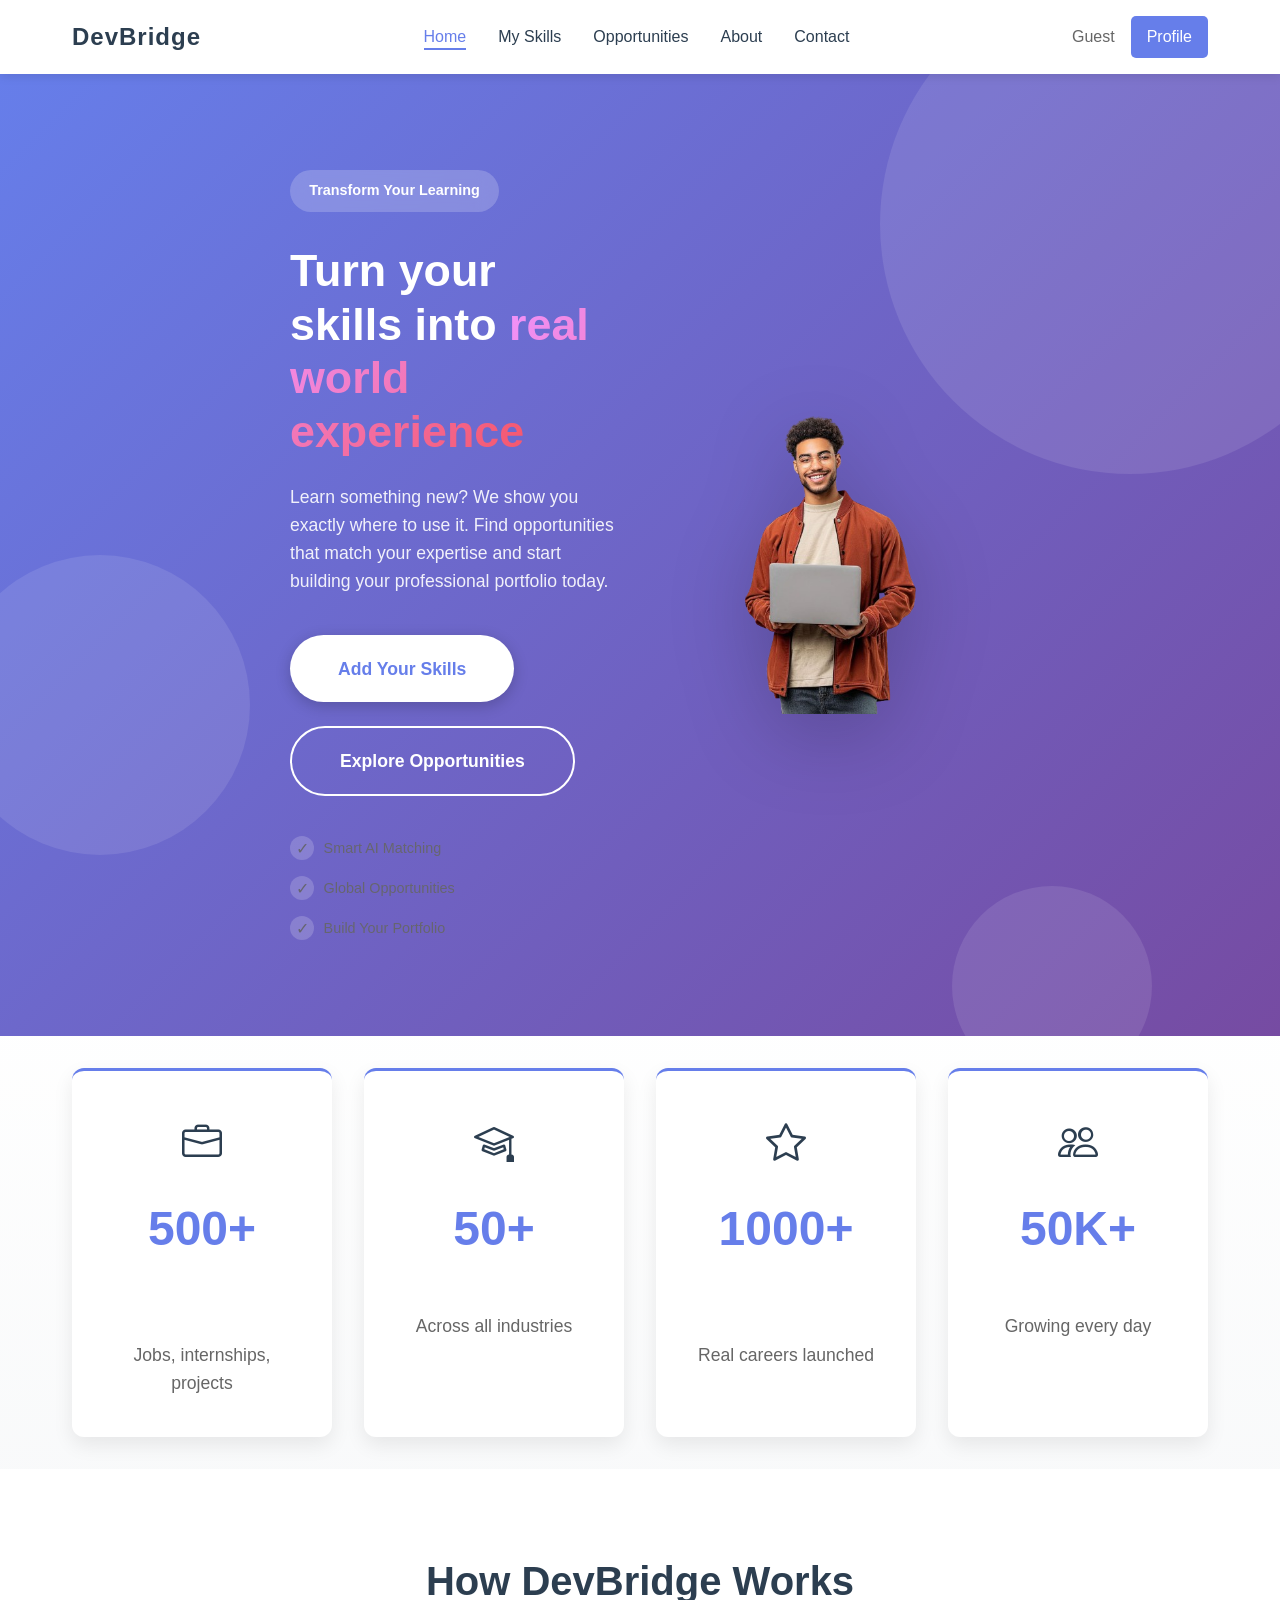
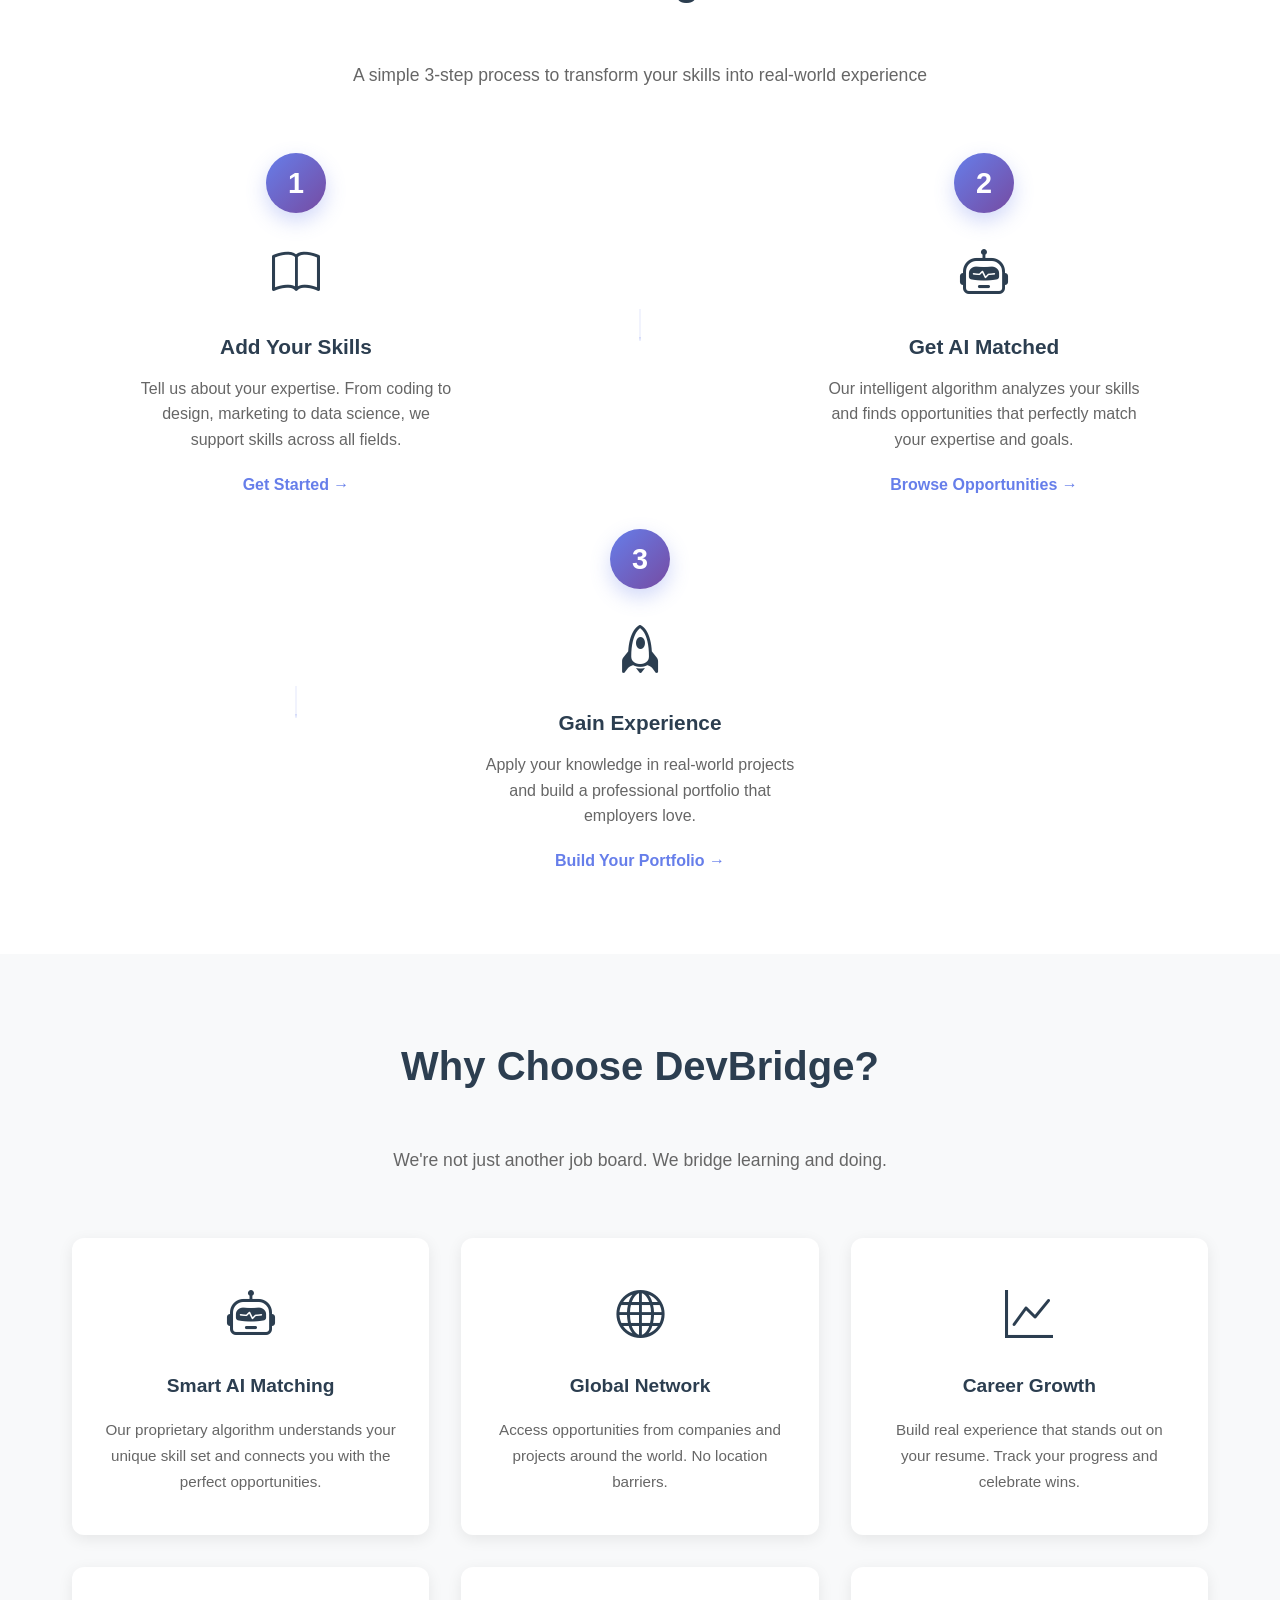
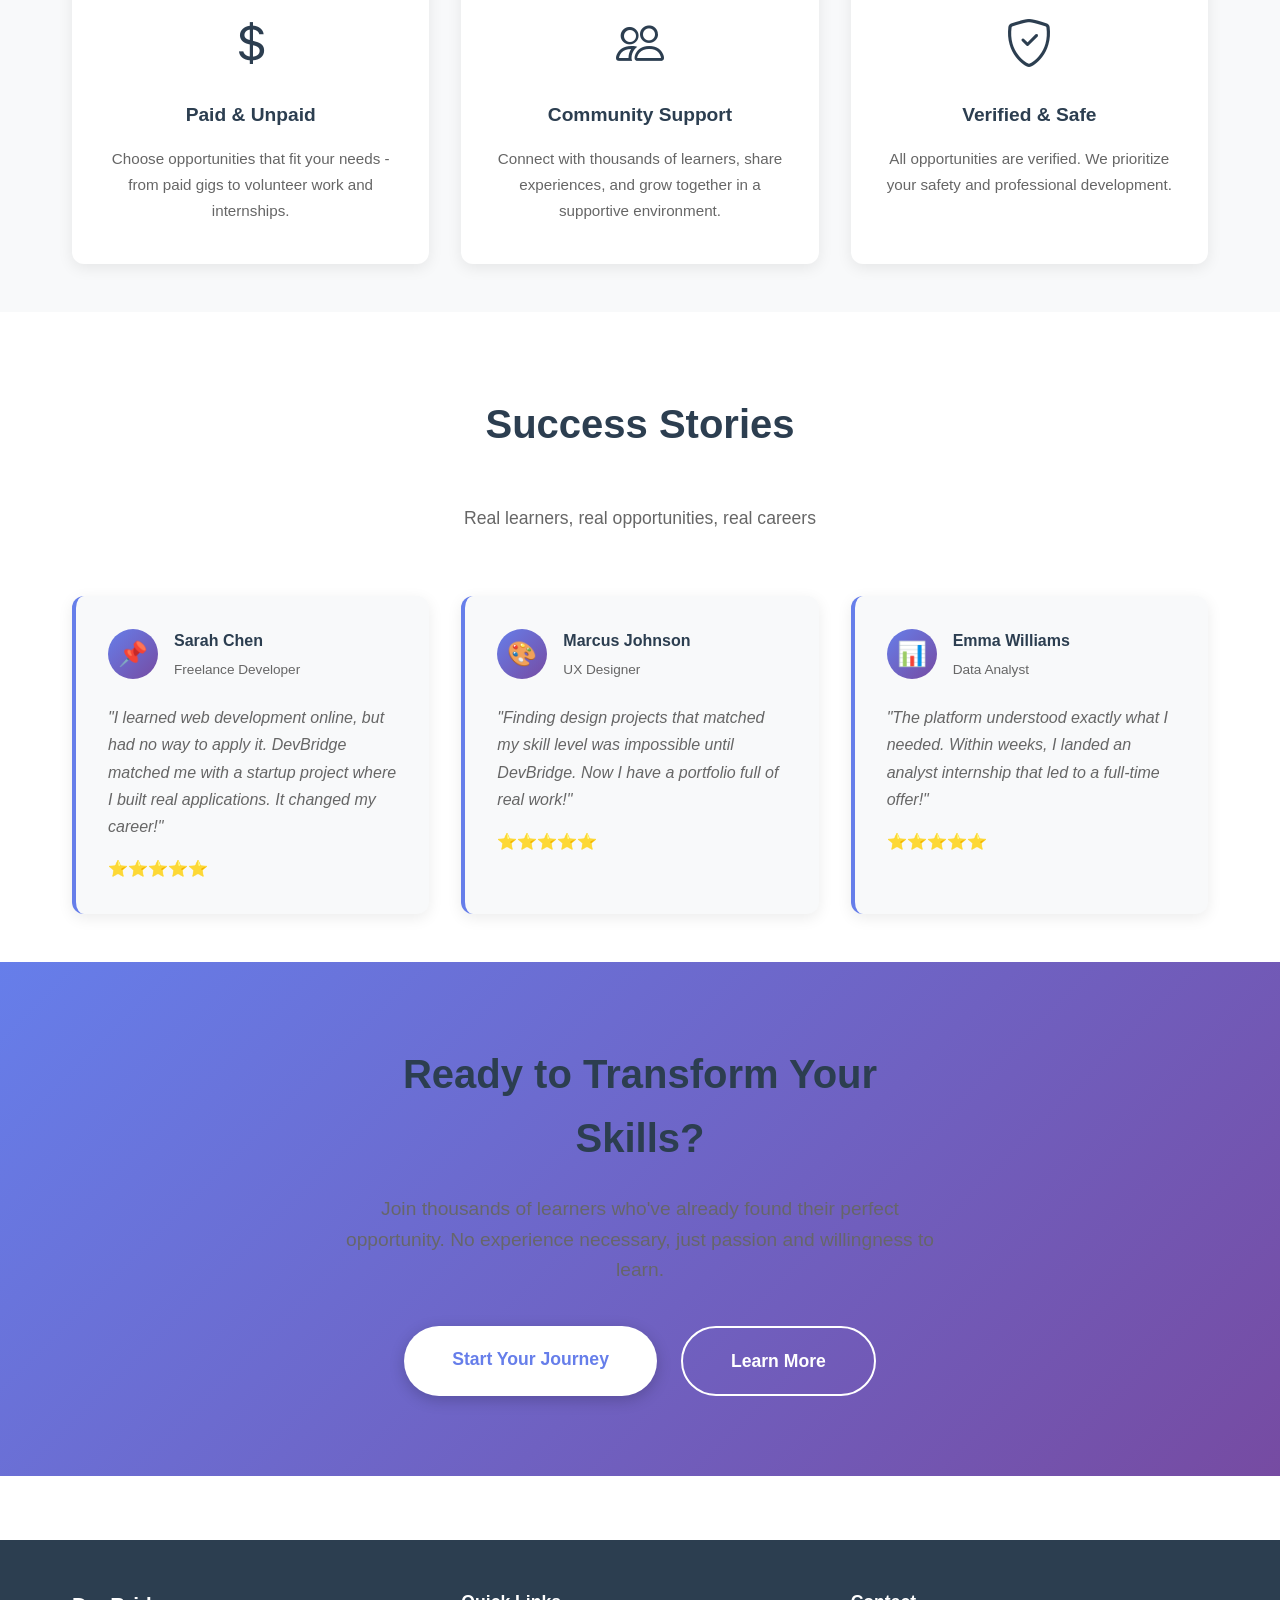
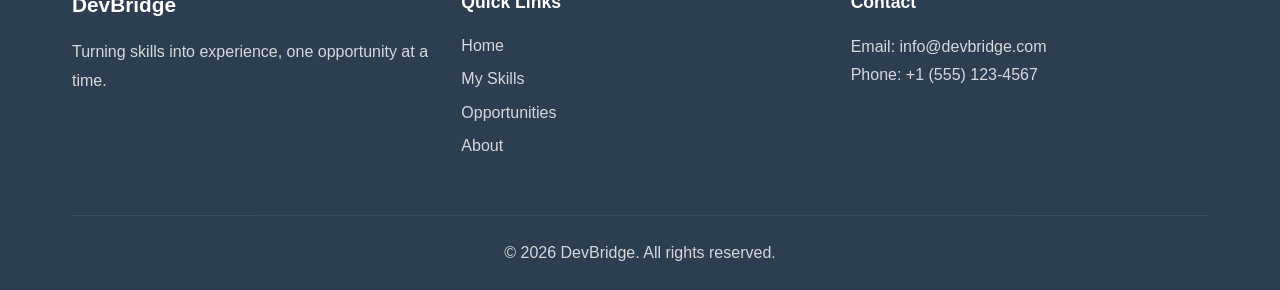
<file: index.html>
<!DOCTYPE html>
<html lang="en">
<head>
    <meta charset="UTF-8">
    <meta name="viewport" content="width=device-width, initial-scale=1.0">
    <title>DevBridge - Turn Your Skills Into Real World Experience</title>
    <link rel="stylesheet" href="styles.css">
    <link rel="stylesheet" href="https://cdn.jsdelivr.net/npm/bootstrap-icons@1.13.1/font/bootstrap-icons.min.css">
</head> 
<body>
    <header>
        <nav>
            <div class="logo">DevBridge</div>
            <ul class="nav-links">
                <li><a href="index.html" class="active">Home</a></li>
                <li><a href="my-skills.html">My Skills</a></li>
                <li><a href="opportunities.html">Opportunities</a></li>
                <li><a href="about.html">About</a></li>
                <li><a href="contact.html">Contact</a></li>
            </ul>
            <div class="user-section">
                <span id="user-name">Guest</span>
                <a href="profile.html" class="profile-btn">Profile</a>
            </div>
        </nav>
    </header>

    <!-- Hero Section -->
    <section class="home-hero">
        <div class="hero-background">
            <div class="hero-accent accent-1"></div>
            <div class="hero-accent accent-2"></div>
            <div class="hero-accent accent-3"></div>
        </div>
        
        <div class="hero-content">
            <div class="hero-text">
                <div class="hero-badge"> Transform Your Learning</div>
                <h1>Turn your skills into <span class="gradient-text">real world experience</span></h1>
                <p class="hero-description">Learn something new? We show you exactly where to use it. Find opportunities that match your expertise and start building your professional portfolio today.</p>
                <div class="hero-buttons">
                    <a href="my-skills.html" class="cta-button primary large">
                        <span>Add Your Skills</span>
                    </a>
                    <a href="opportunities.html" class="cta-button secondary large">
                        <span>Explore Opportunities</span>
                    </a>
                </div>
                <div class="hero-meta">
                    <div class="meta-item">
                        <span class="meta-icon">✓</span>
                        <span>Smart AI Matching</span>
                    </div>
                    <div class="meta-item">
                        <span class="meta-icon">✓</span>
                        <span>Global Opportunities</span>
                    </div>
                    <div class="meta-item">
                        <span class="meta-icon">✓</span>
                        <span>Build Your Portfolio</span>
                    </div>
                </div>
            </div>

            <div class="hero-visual">
                <div class="hero-img-wrapper">
                    <img src="man.png" alt="Hero Image">
                </div>
            </div>
        </div>
    </section>

    <!-- Stats Section -->
    <section class="stats-showcase">
        <div class="container">
            <div class="stats-grid">
                <div class="stat-card">
                    <div class="stat-icon"><i class="bi bi-briefcase"></i></div>
                    <h3>500+</h3>
                    <p class="stat-label">Active Opportunities</p>
                    <p class="stat-description">Jobs, internships, projects</p>
                </div>
                <div class="stat-card">
                    <div class="stat-icon"><i class="bi bi-mortarboard"></i></div>
                    <h3>50+</h3>
                    <p class="stat-label">Skills Supported</p>
                    <p class="stat-description">Across all industries</p>
                </div>
                <div class="stat-card">
                    <div class="stat-icon"><i class="bi bi-star"></i></div>
                    <h3>1000+</h3>
                    <p class="stat-label">Successful Matches</p>
                    <p class="stat-description">Real careers launched</p>
                </div>
                <div class="stat-card">
                    <div class="stat-icon"><i class="bi bi-people"></i></div>
                    <h3>50K+</h3>
                    <p class="stat-label">Active Learners</p>
                    <p class="stat-description">Growing every day</p>
                </div>
            </div>
        </div>
    </section>

    <!-- How It Works Section -->
    <section class="section how-it-works">
        <div class="container">
            <div class="section-intro">
                <h2>How DevBridge Works</h2>
                <p>A simple 3-step process to transform your skills into real-world experience</p>
            </div>

            <div class="process-steps">
                <div class="step">
                    <div class="step-number">1</div>
                    <div class="step-content">
                        <div class="step-icon"><i class="bi bi-book"></i></div>
                        <h3>Add Your Skills</h3>
                        <p>Tell us about your expertise. From coding to design, marketing to data science, we support skills across all fields.</p>
                        <a href="my-skills.html" class="step-link">Get Started →</a>
                    </div>
                </div>

                <div class="step-divider">
                    <svg viewBox="0 0 100 100" preserveAspectRatio="none">
                        <line x1="50" y1="10" x2="50" y2="90" stroke="currentColor" stroke-width="2"/>
                        <polyline points="50,90 45,80 55,80" fill="currentColor"/>
                    </svg>
                </div>

                <div class="step">
                    <div class="step-number">2</div>
                    <div class="step-content">
                        <div class="step-icon"><i class="bi bi-robot"></i></div>
                        <h3>Get AI Matched</h3>
                        <p>Our intelligent algorithm analyzes your skills and finds opportunities that perfectly match your expertise and goals.</p>
                        <a href="opportunities.html" class="step-link">Browse Opportunities →</a>
                    </div>
                </div>

                <div class="step-divider">
                    <svg viewBox="0 0 100 100" preserveAspectRatio="none">
                        <line x1="50" y1="10" x2="50" y2="90" stroke="currentColor" stroke-width="2"/>
                        <polyline points="50,90 45,80 55,80" fill="currentColor"/>
                    </svg>
                </div>

                <div class="step">
                    <div class="step-number">3</div>
                    <div class="step-content">
                        <div class="step-icon"><i class="bi bi-rocket"></i></div>
                        <h3>Gain Experience</h3>
                        <p>Apply your knowledge in real-world projects and build a professional portfolio that employers love.</p>
                        <a href="profile.html" class="step-link">Build Your Portfolio →</a>
                    </div>
                </div>
            </div>
        </div>
    </section>

    <!-- Why Choose Us Section -->
    <section class="section why-us">
        <div class="container">
            <div class="section-intro">
                <h2>Why Choose DevBridge?</h2>
                <p>We're not just another job board. We bridge learning and doing.</p>
            </div>

            <div class="benefits-grid">
                <div class="benefit-card">
                    <div class="benefit-icon"><i class="bi bi-robot"></i></div>
                    <h3>Smart AI Matching</h3>
                    <p>Our proprietary algorithm understands your unique skill set and connects you with the perfect opportunities.</p>
                </div>
                <div class="benefit-card">
                    <div class="benefit-icon"><i class="bi bi-globe"></i></div>
                    <h3>Global Network</h3>
                    <p>Access opportunities from companies and projects around the world. No location barriers.</p>
                </div>
                <div class="benefit-card">
                    <div class="benefit-icon"><i class="bi bi-graph-up"></i></div>
                    <h3>Career Growth</h3>
                    <p>Build real experience that stands out on your resume. Track your progress and celebrate wins.</p>
                </div>
                <div class="benefit-card">
                    <div class="benefit-icon"><i class="bi bi-currency-dollar"></i></div>
                    <h3>Paid & Unpaid</h3>
                    <p>Choose opportunities that fit your needs - from paid gigs to volunteer work and internships.</p>
                </div>
                <div class="benefit-card">
                    <div class="benefit-icon"><i class="bi bi-people"></i></div>
                    <h3>Community Support</h3>
                    <p>Connect with thousands of learners, share experiences, and grow together in a supportive environment.</p>
                </div>
                <div class="benefit-card">
                    <div class="benefit-icon"><i class="bi bi-shield-check"></i></div>
                    <h3>Verified & Safe</h3>
                    <p>All opportunities are verified. We prioritize your safety and professional development.</p>
                </div>
            </div>
        </div>
    </section>

    <!-- Success Stories Section -->
    <section class="section testimonials">
        <div class="container">
            <div class="section-intro">
                <h2>Success Stories</h2>
                <p>Real learners, real opportunities, real careers</p>
            </div>

            <div class="testimonials-grid">
                <div class="testimonial-card">
                    <div class="testimonial-header">
                        <div class="testimonial-avatar">📌</div>
                        <div class="testimonial-info">
                            <h4>Sarah Chen</h4>
                            <p>Freelance Developer</p>
                        </div>
                    </div>
                    <p class="testimonial-text">"I learned web development online, but had no way to apply it. DevBridge matched me with a startup project where I built real applications. It changed my career!"</p>
                    <div class="testimonial-rating">⭐⭐⭐⭐⭐</div>
                </div>

                <div class="testimonial-card">
                    <div class="testimonial-header">
                        <div class="testimonial-avatar">🎨</div>
                        <div class="testimonial-info">
                            <h4>Marcus Johnson</h4>
                            <p>UX Designer</p>
                        </div>
                    </div>
                    <p class="testimonial-text">"Finding design projects that matched my skill level was impossible until DevBridge. Now I have a portfolio full of real work!"</p>
                    <div class="testimonial-rating">⭐⭐⭐⭐⭐</div>
                </div>

                <div class="testimonial-card">
                    <div class="testimonial-header">
                        <div class="testimonial-avatar">📊</div>
                        <div class="testimonial-info">
                            <h4>Emma Williams</h4>
                            <p>Data Analyst</p>
                        </div>
                    </div>
                    <p class="testimonial-text">"The platform understood exactly what I needed. Within weeks, I landed an analyst internship that led to a full-time offer!"</p>
                    <div class="testimonial-rating">⭐⭐⭐⭐⭐</div>
                </div>
            </div>
        </div>
    </section>

    <!-- Final CTA Section -->
    <section class="section final-cta">
        <div class="container">
            <div class="cta-box">
                <div class="cta-content">
                    <h2>Ready to Transform Your Skills?</h2>
                    <p>Join thousands of learners who've already found their perfect opportunity. No experience necessary, just passion and willingness to learn.</p>
                    <div class="cta-actions">
                        <a href="my-skills.html" class="cta-button primary large">Start Your Journey</a>
                        <a href="about.html" class="cta-button secondary large">Learn More</a>
                    </div>
                </div>
            </div>
        </div>
    </section>

    <footer>
        <div class="container">
            <div class="footer-content">
                <div class="footer-section">
                    <h3>DevBridge</h3>
                    <p>Turning skills into experience, one opportunity at a time.</p>
                </div>
                <div class="footer-section">
                    <h4>Quick Links</h4>
                    <ul>
                        <li><a href="index.html">Home</a></li>
                        <li><a href="my-skills.html">My Skills</a></li>
                        <li><a href="opportunities.html">Opportunities</a></li>
                        <li><a href="about.html">About</a></li>
                    </ul>
                </div>
                <div class="footer-section">
                    <h4>Contact</h4>
                    <p>Email: info@devbridge.com</p>
                    <p>Phone: +1 (555) 123-4567</p>
                </div>
            </div>
            <div class="footer-bottom">
                <p>&copy; 2026 DevBridge. All rights reserved.</p>
            </div>
        </div>
    </footer>

    <script src="supabase.js"></script>
    <script src="app.js"></script>
</body>
</html>
</file>
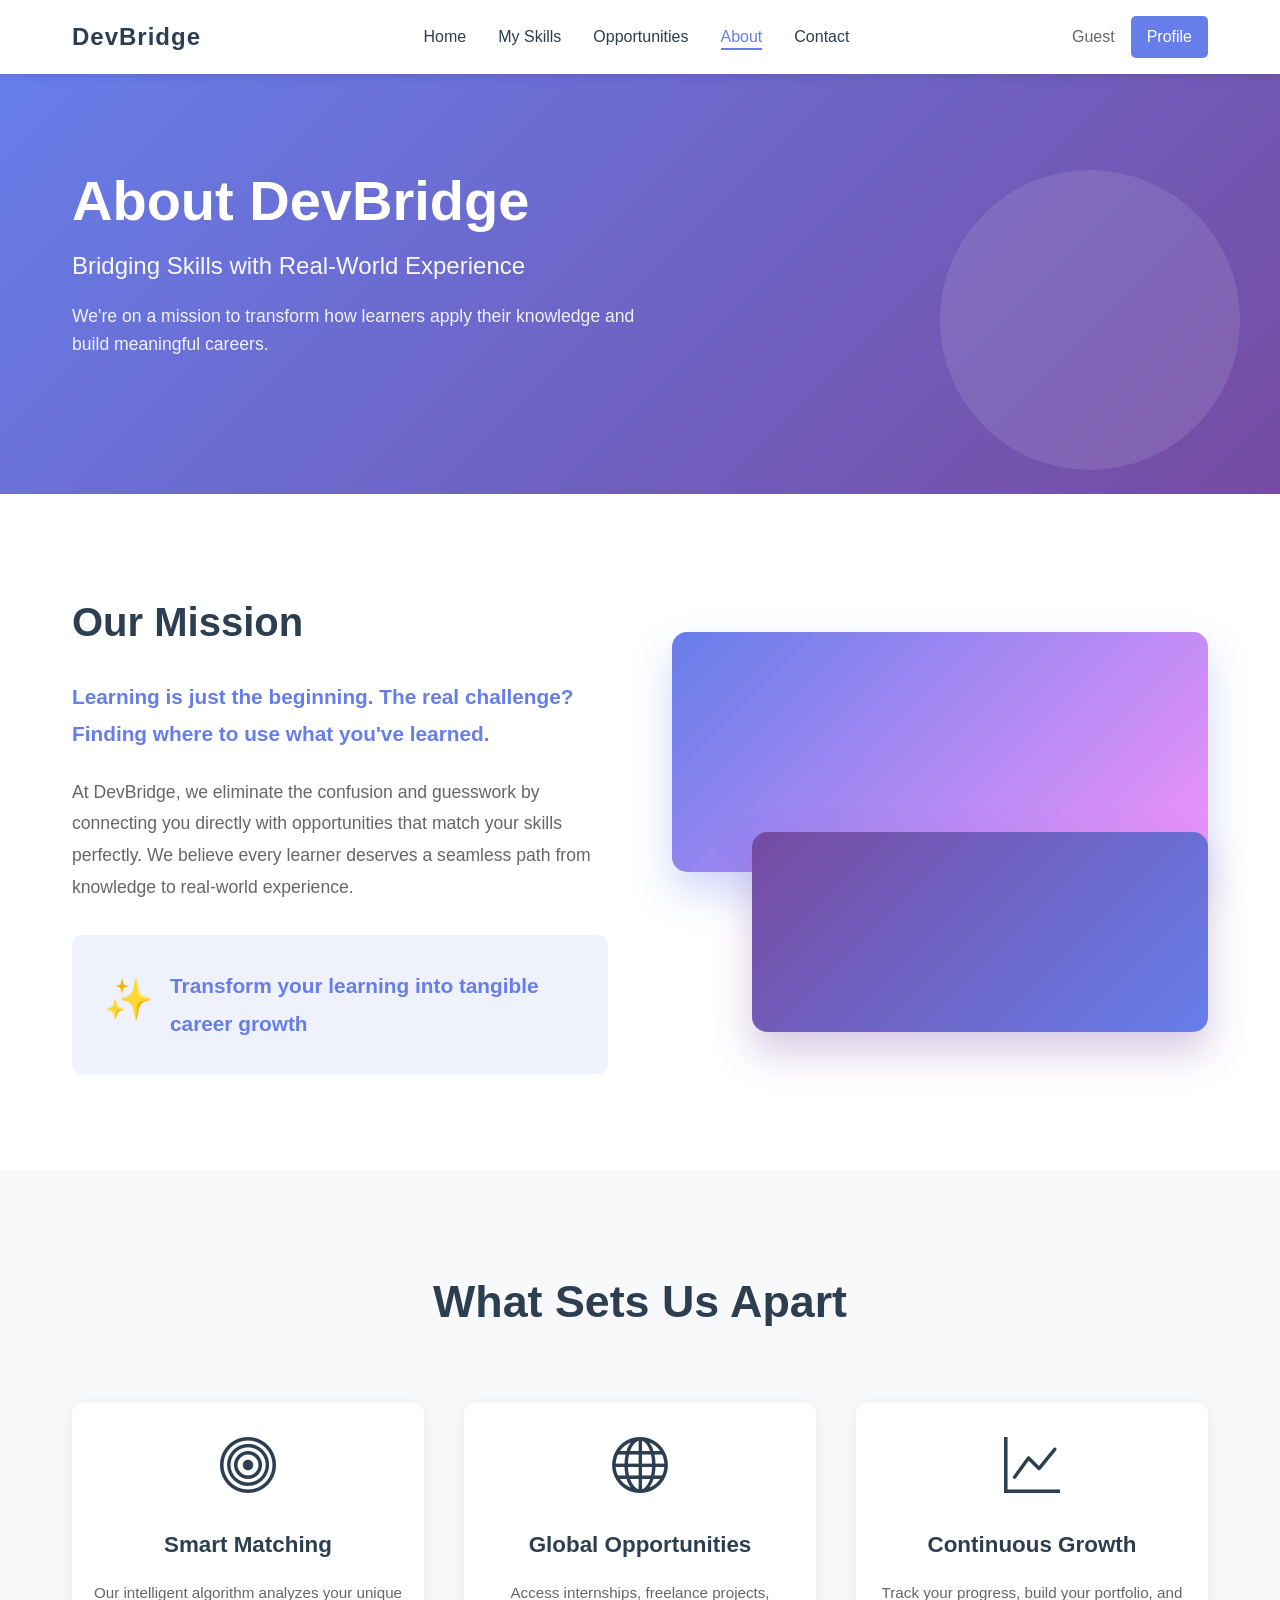
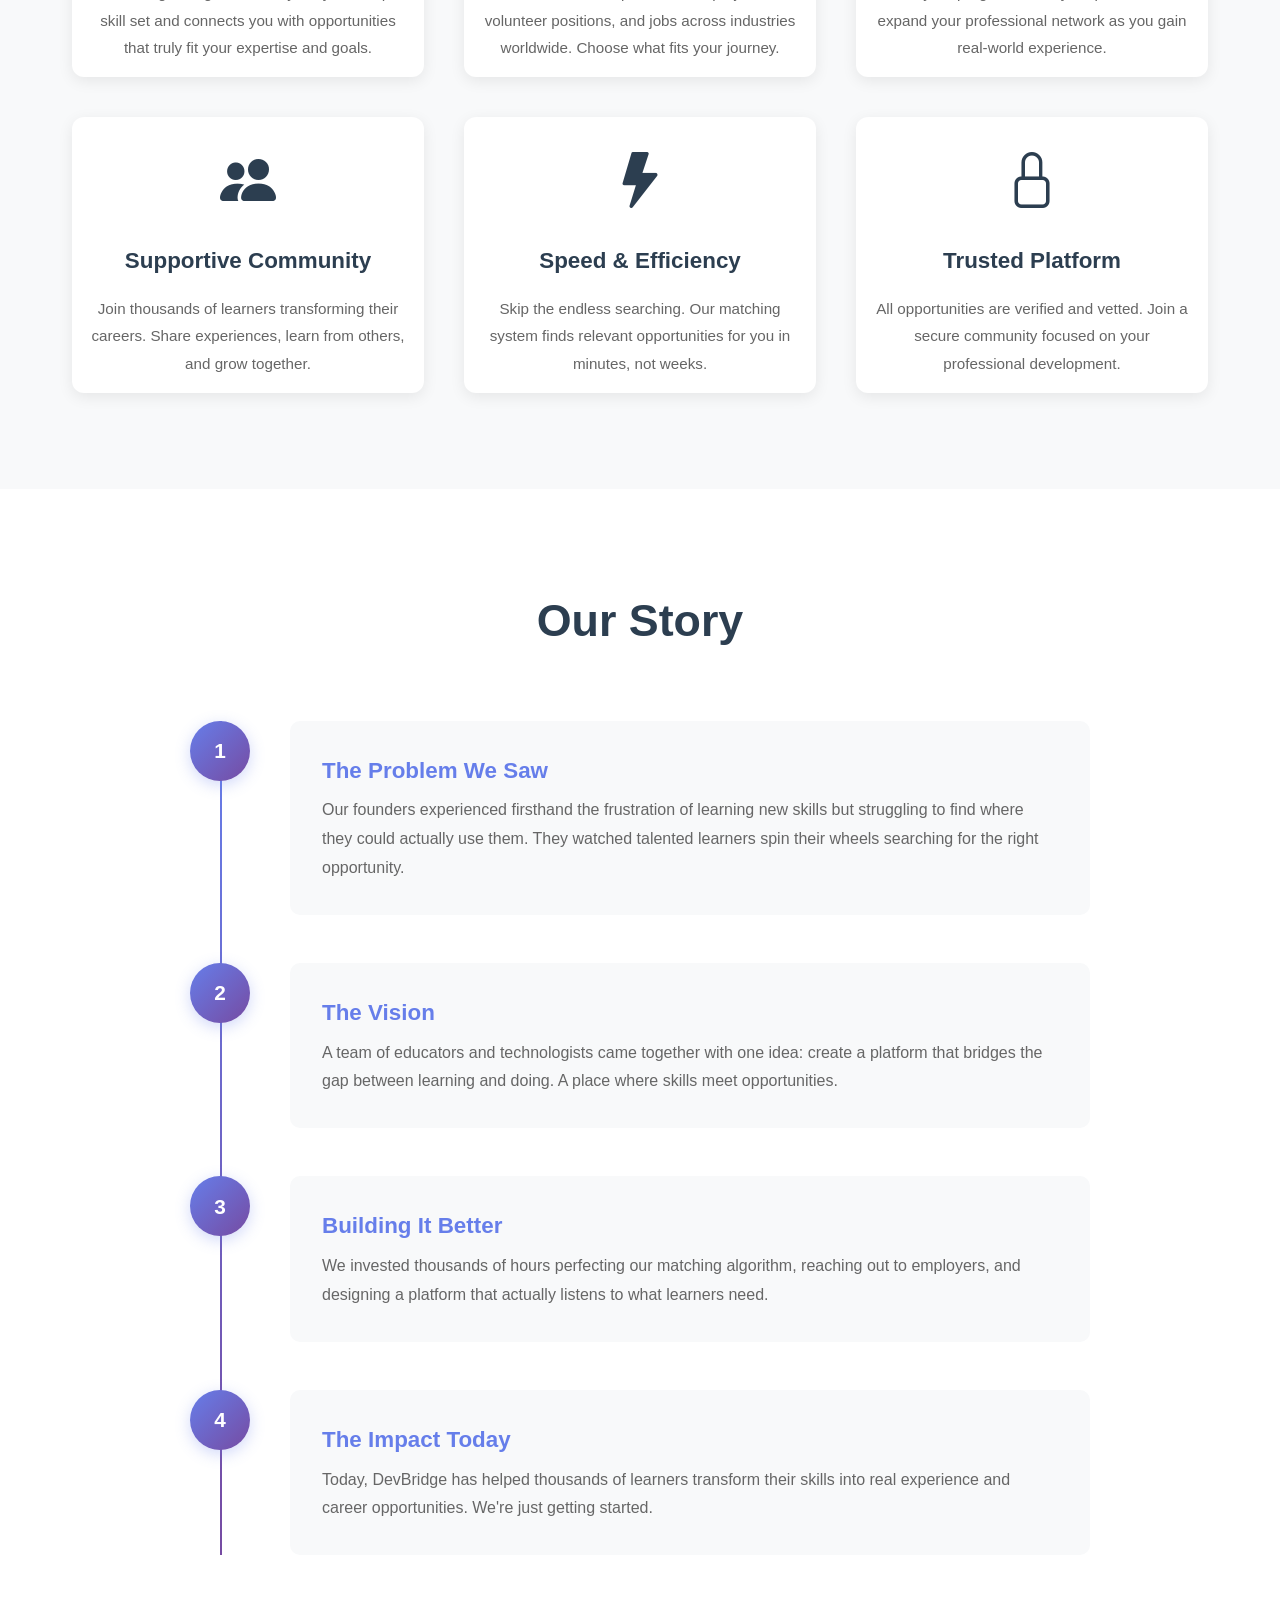
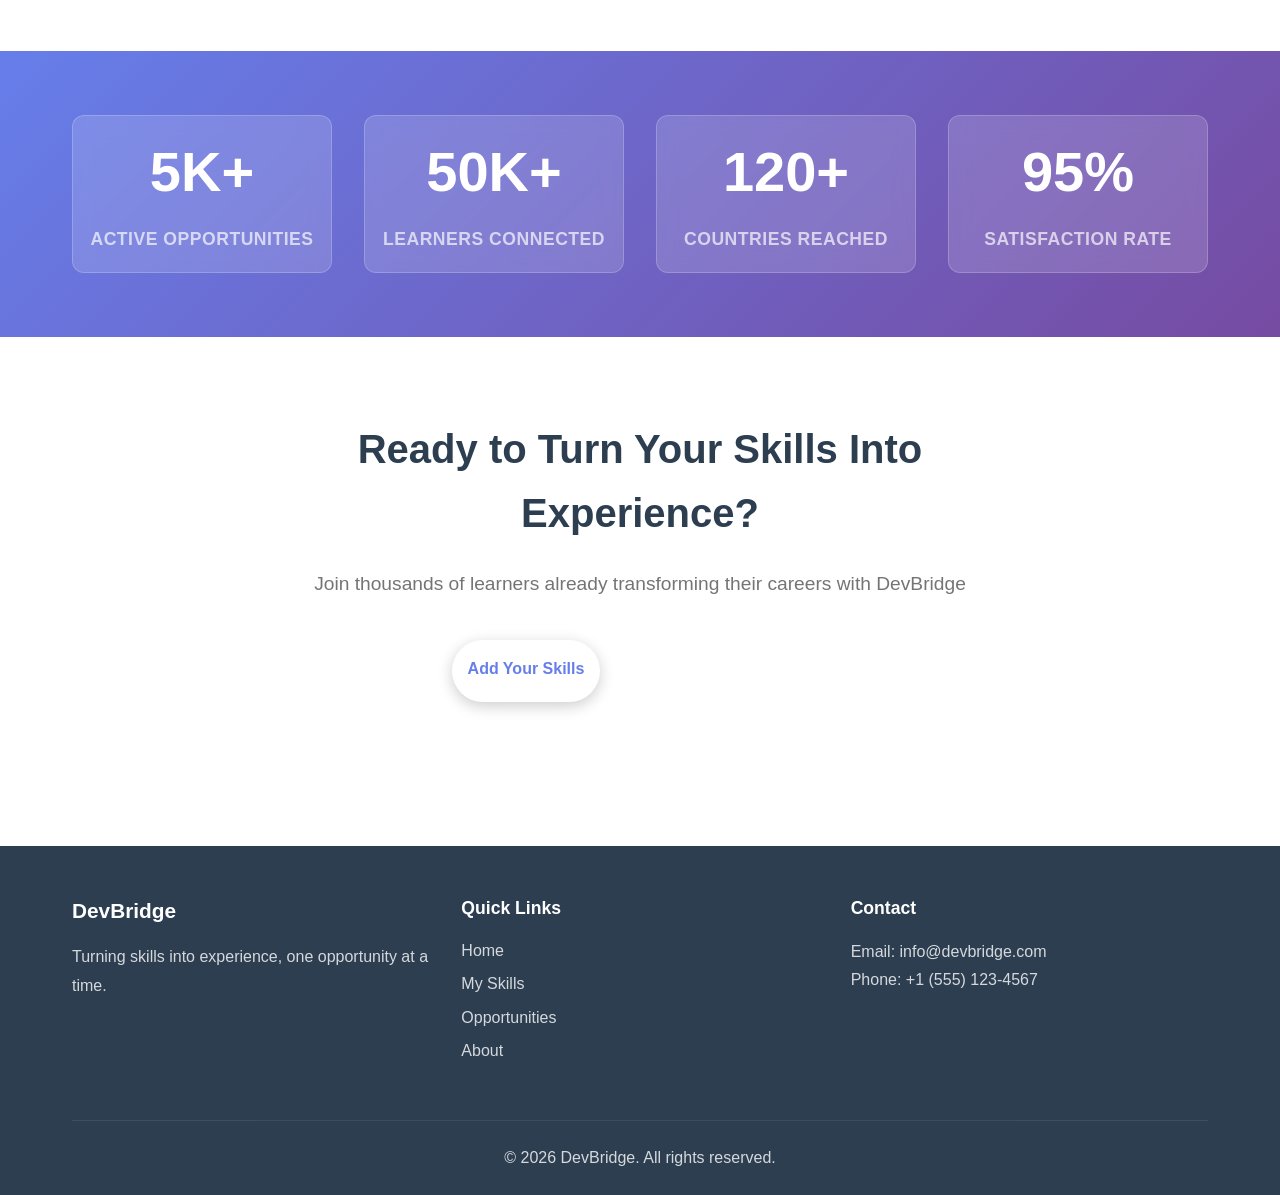
<file: about.html>
<!DOCTYPE html>
<html lang="en">
<head>
    <meta charset="UTF-8">
    <meta name="viewport" content="width=device-width, initial-scale=1.0">
    <title>About - DevBridge</title>
    <link rel="stylesheet" href="styles.css">
    <link rel="stylesheet" href="https://cdn.jsdelivr.net/npm/bootstrap-icons@1.13.1/font/bootstrap-icons.min.css">
</head>
<body>
    <header>
        <nav>
            <div class="logo">DevBridge</div>
            <ul class="nav-links">
                <li><a href="index.html">Home</a></li>
                <li><a href="my-skills.html">My Skills</a></li>
                <li><a href="opportunities.html">Opportunities</a></li>
                <li><a href="about.html" class="active">About</a></li>
                <li><a href="contact.html">Contact</a></li>
            </ul>
            <div class="user-section">
                <span id="user-name">Guest</span>
                <a href="profile.html" class="profile-btn">Profile</a>
            </div>
        </nav>
    </header>

    <!-- Hero Section -->
    <section class="about-hero">
        <div class="container">
            <div class="about-hero-content">
                <h1>About DevBridge</h1>
                <p class="hero-subtitle">Bridging Skills with Real-World Experience</p>
                <p class="hero-description">We're on a mission to transform how learners apply their knowledge and build meaningful careers.</p>
            </div>
            <div class="about-hero-accent"></div>
        </div>
    </section>

    <!-- Mission Section -->
    <section class="section about-mission">
        <div class="container">
            <div class="mission-grid">
                <div class="mission-content">
                    <h2>Our Mission</h2>
                    <p>Learning is just the beginning. The real challenge? Finding where to use what you've learned.</p>
                    <p>At DevBridge, we eliminate the confusion and guesswork by connecting you directly with opportunities that match your skills perfectly. We believe every learner deserves a seamless path from knowledge to real-world experience.</p>
                    <div class="mission-highlight">
                        <span class="highlight-icon">✨</span>
                        <p><strong>Transform your learning into tangible career growth</strong></p>
                    </div>
                </div>
                <div class="mission-visual">
                    <div class="visual-box gradient-1"></div>
                    <div class="visual-box gradient-2"></div>
                </div>
            </div>
        </div>
    </section>

    <!-- Core Values Section -->
    <section class="section values-section">
        <div class="container">
            <h2>What Sets Us Apart</h2>
            <div class="values-grid">
                <div class="value-card">
                    <div class="value-icon"><i class="bi bi-bullseye"></i></div>
                    <h3>Smart Matching</h3>
                    <p>Our intelligent algorithm analyzes your unique skill set and connects you with opportunities that truly fit your expertise and goals.</p>
                </div>
                <div class="value-card">
                    <div class="value-icon"><i class="bi bi-globe"></i></div>
                    <h3>Global Opportunities</h3>
                    <p>Access internships, freelance projects, volunteer positions, and jobs across industries worldwide. Choose what fits your journey.</p>
                </div>
                <div class="value-card">
                    <div class="value-icon"><i class="bi bi-graph-up"></i></div>
                    <h3>Continuous Growth</h3>
                    <p>Track your progress, build your portfolio, and expand your professional network as you gain real-world experience.</p>
                </div>
                <div class="value-card">
                    <div class="value-icon"><i class="bi bi-people-fill"></i></div>
                    <h3>Supportive Community</h3>
                    <p>Join thousands of learners transforming their careers. Share experiences, learn from others, and grow together.</p>
                </div>
                <div class="value-card">
                    <div class="value-icon"><i class="bi bi-lightning-fill"></i></div>
                    <h3>Speed & Efficiency</h3>
                    <p>Skip the endless searching. Our matching system finds relevant opportunities for you in minutes, not weeks.</p>
                </div>
                <div class="value-card">
                    <div class="value-icon"><i class="bi bi-lock"></i></div>
                    <h3>Trusted Platform</h3>
                    <p>All opportunities are verified and vetted. Join a secure community focused on your professional development.</p>
                </div>
            </div>
        </div>
    </section>

    <!-- Story Section -->
    <section class="section story-section">
        <div class="container">
            <h2>Our Story</h2>
            <div class="story-timeline">
                <div class="timeline-item">
                    <div class="timeline-marker">1</div>
                    <div class="timeline-content">
                        <h3>The Problem We Saw</h3>
                        <p>Our founders experienced firsthand the frustration of learning new skills but struggling to find where they could actually use them. They watched talented learners spin their wheels searching for the right opportunity.</p>
                    </div>
                </div>
                <div class="timeline-item">
                    <div class="timeline-marker">2</div>
                    <div class="timeline-content">
                        <h3>The Vision</h3>
                        <p>A team of educators and technologists came together with one idea: create a platform that bridges the gap between learning and doing. A place where skills meet opportunities.</p>
                    </div>
                </div>
                <div class="timeline-item">
                    <div class="timeline-marker">3</div>
                    <div class="timeline-content">
                        <h3>Building It Better</h3>
                        <p>We invested thousands of hours perfecting our matching algorithm, reaching out to employers, and designing a platform that actually listens to what learners need.</p>
                    </div>
                </div>
                <div class="timeline-item">
                    <div class="timeline-marker">4</div>
                    <div class="timeline-content">
                        <h3>The Impact Today</h3>
                        <p>Today, DevBridge has helped thousands of learners transform their skills into real experience and career opportunities. We're just getting started.</p>
                    </div>
                </div>
            </div>
        </div>
    </section>

    <!-- Stats Section -->
    <section class="section stats-highlight">
        <div class="container">
            <div class="stats-grid">
                <div class="stat-card">
                    <div class="stat-number">5K+</div>
                    <div class="stat-label">Active Opportunities</div>
                </div>
                <div class="stat-card">
                    <div class="stat-number">50K+</div>
                    <div class="stat-label">Learners Connected</div>
                </div>
                <div class="stat-card">
                    <div class="stat-number">120+</div>
                    <div class="stat-label">Countries Reached</div>
                </div>
                <div class="stat-card">
                    <div class="stat-number">95%</div>
                    <div class="stat-label">Satisfaction Rate</div>
                </div>
            </div>
        </div>
    </section>

    <!-- CTA Section -->
    <section class="section cta-section">
        <div class="container">
            <div class="cta-content">
                <h2>Ready to Turn Your Skills Into Experience?</h2>
                <p>Join thousands of learners already transforming their careers with DevBridge</p>
                <div class="cta-buttons">
                    <a href="my-skills.html" class="cta-button primary">Add Your Skills</a>
                    <a href="opportunities.html" class="cta-button secondary">Explore Opportunities</a>
                </div>
            </div>
        </div>
    </section>

    <footer>
        <div class="container">
            <div class="footer-content">
                <div class="footer-section">
                    <h3>DevBridge</h3>
                    <p>Turning skills into experience, one opportunity at a time.</p>
                </div>
                <div class="footer-section">
                    <h4>Quick Links</h4>
                    <ul>
                        <li><a href="index.html">Home</a></li>
                        <li><a href="my-skills.html">My Skills</a></li>
                        <li><a href="opportunities.html">Opportunities</a></li>
                        <li><a href="about.html">About</a></li>
                    </ul>
                </div>
                <div class="footer-section">
                    <h4>Contact</h4>
                    <p>Email: info@devbridge.com</p>
                    <p>Phone: +1 (555) 123-4567</p>
                </div>
            </div>
            <div class="footer-bottom">
                <p>&copy; 2026 DevBridge. All rights reserved.</p>
            </div>
        </div>
    </footer>

    <script src="supabase.js"></script>
    <script src="app.js"></script>
</body>
</html>
</file>
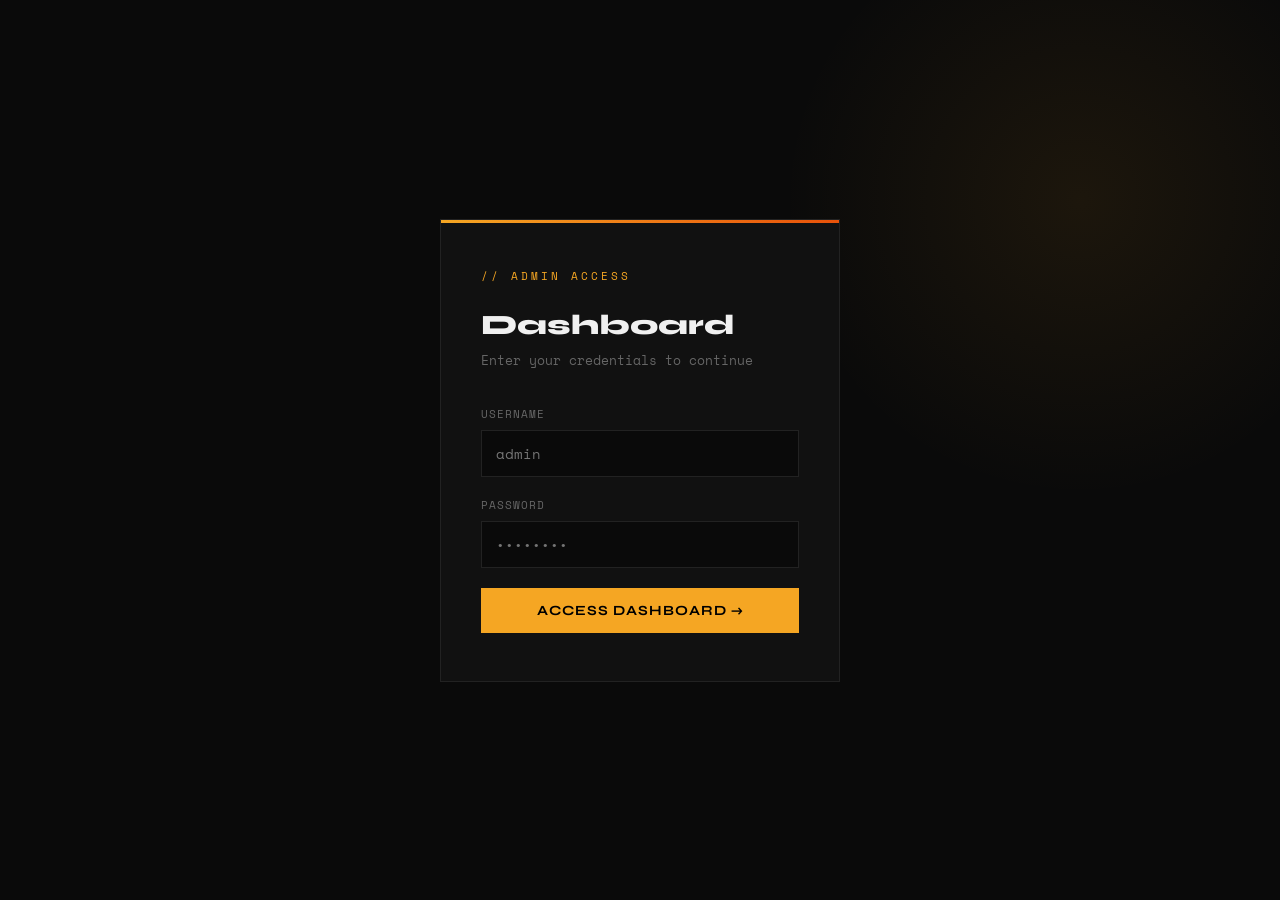
<file: admin-dashboard.html>
<!DOCTYPE html>
<html lang="en">
<head>
<meta charset="UTF-8">
<meta name="viewport" content="width=device-width, initial-scale=1.0">
<title>Admin Dashboard</title>
<link href="https://fonts.googleapis.com/css2?family=Space+Mono:wght@400;700&family=Syne:wght@400;600;700;800&display=swap" rel="stylesheet">
<style>
  :root {
    --bg: #0a0a0a;
    --surface: #111111;
    --surface2: #1a1a1a;
    --border: #222222;
    --accent: #f5a623;
    --accent2: #e8520a;
    --green: #22c55e;
    --red: #ef4444;
    --text: #f0f0f0;
    --muted: #666;
    --mono: 'Space Mono', monospace;
    --sans: 'Syne', sans-serif;
  }

  * { margin: 0; padding: 0; box-sizing: border-box; }

  body {
    background: var(--bg);
    color: var(--text);
    font-family: var(--sans);
    min-height: 100vh;
  }

  /* ── LOGIN ── */
  #login-screen {
    min-height: 100vh;
    display: flex;
    align-items: center;
    justify-content: center;
    background: var(--bg);
    position: relative;
    overflow: hidden;
  }

  #login-screen::before {
    content: '';
    position: absolute;
    width: 600px; height: 600px;
    background: radial-gradient(circle, rgba(245,166,35,0.08) 0%, transparent 70%);
    top: -100px; right: -100px;
    pointer-events: none;
  }

  .login-box {
    background: var(--surface);
    border: 1px solid var(--border);
    padding: 48px 40px;
    width: 100%;
    max-width: 400px;
    position: relative;
  }

  .login-box::before {
    content: '';
    position: absolute;
    top: 0; left: 0; right: 0;
    height: 3px;
    background: linear-gradient(90deg, var(--accent), var(--accent2));
  }

  .login-label {
    font-family: var(--mono);
    font-size: 11px;
    color: var(--accent);
    letter-spacing: 3px;
    text-transform: uppercase;
    margin-bottom: 24px;
  }

  .login-title {
    font-size: 28px;
    font-weight: 800;
    margin-bottom: 8px;
  }

  .login-sub {
    font-size: 13px;
    color: var(--muted);
    margin-bottom: 36px;
    font-family: var(--mono);
  }

  .field-group {
    margin-bottom: 20px;
  }

  .field-label {
    font-family: var(--mono);
    font-size: 11px;
    color: var(--muted);
    letter-spacing: 1px;
    text-transform: uppercase;
    margin-bottom: 8px;
    display: block;
  }

  .field-input {
    width: 100%;
    background: var(--bg);
    border: 1px solid var(--border);
    color: var(--text);
    padding: 12px 14px;
    font-family: var(--mono);
    font-size: 14px;
    outline: none;
    transition: border-color 0.2s;
  }

  .field-input:focus { border-color: var(--accent); }

  .btn-primary {
    width: 100%;
    background: var(--accent);
    color: #000;
    border: none;
    padding: 14px;
    font-family: var(--sans);
    font-weight: 700;
    font-size: 14px;
    letter-spacing: 1px;
    cursor: pointer;
    text-transform: uppercase;
    transition: background 0.2s, transform 0.1s;
  }

  .btn-primary:hover { background: #f0b84a; }
  .btn-primary:active { transform: scale(0.99); }

  .login-error {
    color: var(--red);
    font-family: var(--mono);
    font-size: 12px;
    margin-top: 12px;
    display: none;
  }

  /* ── APP SHELL ── */
  #app { display: none; }

  header {
    background: var(--surface);
    border-bottom: 1px solid var(--border);
    padding: 0 32px;
    display: flex;
    align-items: center;
    justify-content: space-between;
    height: 64px;
    position: sticky;
    top: 0;
    z-index: 100;
  }

  .header-logo {
    font-family: var(--mono);
    font-size: 13px;
    letter-spacing: 2px;
    color: var(--accent);
    text-transform: uppercase;
  }

  .header-logo span { color: var(--muted); }

  .header-right { display: flex; align-items: center; gap: 20px; }

  .btn-logout {
    background: transparent;
    border: 1px solid var(--border);
    color: var(--muted);
    padding: 7px 16px;
    font-family: var(--mono);
    font-size: 11px;
    cursor: pointer;
    letter-spacing: 1px;
    text-transform: uppercase;
    transition: all 0.2s;
  }

  .btn-logout:hover { border-color: var(--red); color: var(--red); }

  /* ── TABS ── */
  .tabs {
    display: flex;
    border-bottom: 1px solid var(--border);
    padding: 0 32px;
    background: var(--surface);
    gap: 0;
  }

  .tab-btn {
    background: none;
    border: none;
    color: var(--muted);
    font-family: var(--sans);
    font-weight: 600;
    font-size: 13px;
    padding: 16px 24px;
    cursor: pointer;
    letter-spacing: 0.5px;
    border-bottom: 2px solid transparent;
    margin-bottom: -1px;
    transition: all 0.2s;
    display: flex;
    align-items: center;
    gap: 8px;
  }

  .tab-btn:hover { color: var(--text); }
  .tab-btn.active { color: var(--accent); border-bottom-color: var(--accent); }

  .tab-badge {
    background: var(--accent);
    color: #000;
    font-family: var(--mono);
    font-size: 10px;
    font-weight: 700;
    padding: 2px 7px;
    border-radius: 20px;
    min-width: 20px;
    text-align: center;
  }

  /* ── MAIN ── */
  main {
    padding: 32px;
    max-width: 1100px;
    margin: 0 auto;
  }

  /* ── STATS ── */
  .stats-grid {
    display: grid;
    grid-template-columns: repeat(4, 1fr);
    gap: 16px;
    margin-bottom: 40px;
  }

  .stat-card {
    background: var(--surface);
    border: 1px solid var(--border);
    padding: 20px 24px;
    position: relative;
    overflow: hidden;
  }

  .stat-card::after {
    content: '';
    position: absolute;
    bottom: 0; left: 0;
    height: 2px;
    width: 40%;
    background: var(--accent);
  }

  .stat-value {
    font-family: var(--mono);
    font-size: 36px;
    font-weight: 700;
    color: var(--accent);
    line-height: 1;
    margin-bottom: 8px;
  }

  .stat-label {
    font-size: 12px;
    color: var(--muted);
    text-transform: uppercase;
    letter-spacing: 1px;
    font-family: var(--mono);
  }

  /* ── SECTION ── */
  .section-header {
    display: flex;
    align-items: center;
    justify-content: space-between;
    margin-bottom: 24px;
  }

  .section-title {
    font-size: 20px;
    font-weight: 800;
  }

  .section-title span {
    color: var(--accent);
    font-family: var(--mono);
  }

  /* ── ADD JOB FORM ── */
  .add-job-form {
    background: var(--surface);
    border: 1px solid var(--border);
    padding: 28px;
    margin-bottom: 32px;
    position: relative;
  }

  .add-job-form::before {
    content: '+ NEW JOB';
    font-family: var(--mono);
    font-size: 10px;
    letter-spacing: 3px;
    color: var(--accent);
    position: absolute;
    top: -1px; left: 24px;
    background: var(--surface);
    padding: 0 8px;
    transform: translateY(-50%);
  }

  .form-grid {
    display: grid;
    grid-template-columns: 1fr 1fr;
    gap: 16px;
    margin-bottom: 16px;
  }

  .form-grid.full { grid-template-columns: 1fr; }

  textarea.field-input {
    resize: vertical;
    min-height: 90px;
    line-height: 1.5;
  }

  select.field-input {
    appearance: none;
    background-image: url("data:image/svg+xml,%3Csvg xmlns='http://www.w3.org/2000/svg' width='10' height='6'%3E%3Cpath d='M0 0l5 6 5-6z' fill='%23666'/%3E%3C/svg%3E");
    background-repeat: no-repeat;
    background-position: right 14px center;
    padding-right: 36px;
    cursor: pointer;
  }

  select.field-input option { background: var(--bg); }

  .form-actions {
    display: flex;
    gap: 12px;
    margin-top: 20px;
  }

  .btn-add {
    background: var(--accent);
    color: #000;
    border: none;
    padding: 12px 28px;
    font-family: var(--sans);
    font-weight: 700;
    font-size: 13px;
    cursor: pointer;
    text-transform: uppercase;
    letter-spacing: 1px;
    transition: background 0.2s;
  }

  .btn-add:hover { background: #f0b84a; }

  .btn-clear {
    background: transparent;
    color: var(--muted);
    border: 1px solid var(--border);
    padding: 12px 20px;
    font-family: var(--mono);
    font-size: 11px;
    cursor: pointer;
    text-transform: uppercase;
    letter-spacing: 1px;
    transition: all 0.2s;
  }

  .btn-clear:hover { color: var(--text); border-color: #444; }

  /* ── FILE UPLOAD ── */
  .file-drop-zone {
    border: 2px dashed var(--border);
    border-radius: 8px;
    padding: 40px;
    text-align: center;
    cursor: pointer;
    transition: all 0.2s;
    background: rgba(245,166,35, 0.02);
  }

  .file-drop-zone:hover {
    border-color: var(--accent);
    background: rgba(245,166,35, 0.05);
  }

  #file-list-preview {
    margin-top: 20px;
    background: var(--surface2);
    border: 1px solid var(--border);
    border-radius: 6px;
    padding: 16px;
    max-height: 200px;
    overflow-y: auto;
  }

  .file-item {
    display: flex;
    justify-content: space-between;
    align-items: center;
    padding: 8px 12px;
    background: var(--surface);
    border: 1px solid var(--border);
    border-radius: 4px;
    margin-bottom: 8px;
    font-size: 12px;
  }

  .file-item:last-child { margin-bottom: 0; }

  .file-item .name { color: var(--text); font-weight: 500; flex: 1; }
  .file-item .size { color: var(--muted); margin-left: 12px; }

  .job-files-list {
    display: flex;
    flex-direction: column;
    gap: 12px;
  }

  .file-group {
    background: var(--surface);
    border: 1px solid var(--border);
    border-radius: 6px;
    padding: 16px;
  }

  .file-group-title {
    font-weight: 600;
    color: var(--accent);
    font-size: 13px;
    margin-bottom: 12px;
  }

  .file-list {
    display: flex;
    flex-direction: column;
    gap: 8px;
  }

  .file-card {
    display: flex;
    justify-content: space-between;
    align-items: center;
    padding: 10px 12px;
    background: var(--surface2);
    border: 1px solid var(--border);
    border-radius: 4px;
    font-size: 12px;
  }

  .file-card-name {
    flex: 1;
    color: var(--text);
  }

  .file-card-size {
    color: var(--muted);
    font-family: var(--mono);
    margin: 0 12px;
  }

  .btn-download {
    background: var(--accent);
    color: #000;
    border: none;
    padding: 4px 12px;
    font-weight: 600;
    font-size: 11px;
    border-radius: 3px;
    cursor: pointer;
    transition: background 0.2s;
  }

  .btn-download:hover { background: #f0b84a; }

  .btn-delete-file {
    background: var(--red);
    color: white;
    border: none;
    padding: 4px 12px;
    font-weight: 600;
    font-size: 11px;
    border-radius: 3px;
    cursor: pointer;
    margin-left: 6px;
  }

  .btn-delete-file:hover { opacity: 0.8; }

  .submission-card {
    background: var(--surface);
    border: 1px solid var(--border);
    border-radius: 6px;
    padding: 16px;
    margin-bottom: 12px;
  }

  .submission-card-header {
    display: flex;
    justify-content: space-between;
    align-items: start;
    margin-bottom: 12px;
  }

  .submission-user {
    font-weight: 600;
    color: var(--text);
    font-size: 13px;
  }

  .submission-job {
    color: var(--muted);
    font-size: 12px;
    margin-top: 4px;
  }

  .submission-status {
    padding: 4px 10px;
    border-radius: 4px;
    font-size: 11px;
    font-weight: 600;
  }

  .submission-status.submitted {
    background: rgba(59,130,246,0.2);
    color: #3b82f6;
  }

  .submission-status.reviewed {
    background: rgba(34,197,94,0.2);
    color: #22c55e;
  }

  .submission-files {
    margin-top: 12px;
    padding-top: 12px;
    border-top: 1px solid var(--border);
  }

  .submission-files-title {
    font-size: 11px;
    color: var(--muted);
    text-transform: uppercase;
    letter-spacing: 1px;
    margin-bottom: 8px;
    display: block;
  }

  .submission-file-item {
    display: flex;
    justify-content: space-between;
    align-items: center;
    padding: 8px;
    background: var(--surface2);
    border-radius: 4px;
    margin-bottom: 6px;
    font-size: 12px;
  }

  .submission-file-item:last-child { margin-bottom: 0; }

  /* ── JOB CARDS ── */
  .jobs-list { display: flex; flex-direction: column; gap: 12px; }

  .job-card {
    background: var(--surface);
    border: 1px solid var(--border);
    padding: 22px 24px;
    display: flex;
    align-items: flex-start;
    justify-content: space-between;
    gap: 20px;
    animation: slideIn 0.3s ease;
  }

  @keyframes slideIn {
    from { opacity: 0; transform: translateY(-8px); }
    to { opacity: 1; transform: translateY(0); }
  }

  .job-card:hover { border-color: #333; }

  .job-info { flex: 1; }

  .job-title-row {
    display: flex;
    align-items: center;
    gap: 12px;
    margin-bottom: 8px;
  }

  .job-title {
    font-size: 16px;
    font-weight: 700;
  }

  .badge {
    font-family: var(--mono);
    font-size: 10px;
    letter-spacing: 1px;
    padding: 3px 10px;
    text-transform: uppercase;
    font-weight: 700;
  }

  .badge-type {
    background: rgba(245,166,35,0.12);
    color: var(--accent);
    border: 1px solid rgba(245,166,35,0.3);
  }

  .badge-diff-easy { background: rgba(34,197,94,0.1); color: var(--green); border: 1px solid rgba(34,197,94,0.3); }
  .badge-diff-medium { background: rgba(245,166,35,0.1); color: var(--accent); border: 1px solid rgba(245,166,35,0.3); }
  .badge-diff-hard { background: rgba(239,68,68,0.1); color: var(--red); border: 1px solid rgba(239,68,68,0.3); }

  .job-desc {
    font-size: 13px;
    color: var(--muted);
    margin-bottom: 12px;
    line-height: 1.5;
  }

  .job-skills {
    display: flex;
    flex-wrap: wrap;
    gap: 6px;
  }

  .skill-chip {
    background: var(--surface2);
    border: 1px solid var(--border);
    font-family: var(--mono);
    font-size: 10px;
    color: var(--muted);
    padding: 3px 10px;
    letter-spacing: 0.5px;
  }

  .job-meta {
    font-family: var(--mono);
    font-size: 10px;
    color: var(--muted);
    margin-top: 10px;
    display: flex;
    gap: 16px;
  }

  .job-meta span { display: flex; align-items: center; gap: 4px; }

  .job-actions { display: flex; gap: 8px; flex-shrink: 0; align-items: flex-start; }

  .btn-view-apps {
    background: transparent;
    border: 1px solid var(--border);
    color: var(--text);
    padding: 8px 14px;
    font-family: var(--mono);
    font-size: 10px;
    cursor: pointer;
    text-transform: uppercase;
    letter-spacing: 1px;
    transition: all 0.2s;
    white-space: nowrap;
  }

  .btn-view-apps:hover { border-color: var(--accent); color: var(--accent); }

  .btn-delete {
    background: transparent;
    border: 1px solid var(--border);
    color: var(--muted);
    padding: 8px 14px;
    font-family: var(--mono);
    font-size: 10px;
    cursor: pointer;
    text-transform: uppercase;
    letter-spacing: 1px;
    transition: all 0.2s;
  }

  .btn-delete:hover { border-color: var(--red); color: var(--red); }

  /* ── APPLICATIONS TAB ── */
  .apps-filter {
    display: flex;
    gap: 8px;
    margin-bottom: 24px;
  }

  .filter-btn {
    background: transparent;
    border: 1px solid var(--border);
    color: var(--muted);
    padding: 8px 18px;
    font-family: var(--mono);
    font-size: 11px;
    cursor: pointer;
    text-transform: uppercase;
    letter-spacing: 1px;
    transition: all 0.2s;
  }

  .filter-btn:hover { color: var(--text); border-color: #444; }
  .filter-btn.active { border-color: var(--accent); color: var(--accent); background: rgba(245,166,35,0.06); }

  .app-card {
    background: var(--surface);
    border: 1px solid var(--border);
    padding: 22px 24px;
    margin-bottom: 12px;
    animation: slideIn 0.3s ease;
  }

  .app-card-header {
    display: flex;
    align-items: flex-start;
    justify-content: space-between;
    margin-bottom: 14px;
    gap: 16px;
  }

  .app-name {
    font-size: 16px;
    font-weight: 700;
    margin-bottom: 4px;
  }

  .app-email {
    font-family: var(--mono);
    font-size: 12px;
    color: var(--muted);
  }

  .app-status {
    font-family: var(--mono);
    font-size: 10px;
    letter-spacing: 1px;
    padding: 4px 12px;
    text-transform: uppercase;
    font-weight: 700;
    flex-shrink: 0;
  }

  .status-pending { background: rgba(245,166,35,0.1); color: var(--accent); border: 1px solid rgba(245,166,35,0.3); }
  .status-accepted { background: rgba(34,197,94,0.1); color: var(--green); border: 1px solid rgba(34,197,94,0.3); }
  .status-rejected { background: rgba(239,68,68,0.1); color: var(--red); border: 1px solid rgba(239,68,68,0.3); }

  .app-job-tag {
    font-family: var(--mono);
    font-size: 11px;
    color: var(--accent);
    margin-bottom: 10px;
    display: flex;
    align-items: center;
    gap: 6px;
  }

  .app-job-tag::before { content: '↳'; opacity: 0.5; }

  .app-message {
    font-size: 13px;
    color: #aaa;
    line-height: 1.6;
    border-left: 2px solid var(--border);
    padding-left: 14px;
    margin-bottom: 14px;
    font-style: italic;
  }

  .app-skills-row {
    display: flex;
    flex-wrap: wrap;
    gap: 6px;
    margin-bottom: 16px;
  }

  .app-actions {
    display: flex;
    gap: 8px;
    align-items: center;
  }

  .btn-accept {
    background: rgba(34,197,94,0.1);
    border: 1px solid var(--green);
    color: var(--green);
    padding: 8px 20px;
    font-family: var(--mono);
    font-size: 11px;
    cursor: pointer;
    text-transform: uppercase;
    letter-spacing: 1px;
    transition: all 0.2s;
    font-weight: 700;
  }

  .btn-accept:hover { background: rgba(34,197,94,0.2); }

  .btn-reject {
    background: rgba(239,68,68,0.06);
    border: 1px solid var(--red);
    color: var(--red);
    padding: 8px 20px;
    font-family: var(--mono);
    font-size: 11px;
    cursor: pointer;
    text-transform: uppercase;
    letter-spacing: 1px;
    transition: all 0.2s;
    font-weight: 700;
  }

  .btn-reject:hover { background: rgba(239,68,68,0.15); }

  .btn-disabled {
    opacity: 0.4;
    cursor: not-allowed;
    pointer-events: none;
  }

  .app-date {
    font-family: var(--mono);
    font-size: 10px;
    color: var(--muted);
    margin-left: auto;
  }

  /* ── EMPTY STATE ── */
  .empty-state {
    text-align: center;
    padding: 60px 20px;
    color: var(--muted);
  }

  .empty-icon {
    font-size: 40px;
    margin-bottom: 16px;
    opacity: 0.4;
  }

  .empty-text {
    font-family: var(--mono);
    font-size: 13px;
    letter-spacing: 1px;
  }

  /* ── TOAST ── */
  #toast {
    position: fixed;
    bottom: 32px; right: 32px;
    background: var(--surface);
    border: 1px solid var(--border);
    border-left: 3px solid var(--accent);
    padding: 14px 20px;
    font-family: var(--mono);
    font-size: 12px;
    letter-spacing: 0.5px;
    opacity: 0;
    transform: translateY(10px);
    transition: all 0.3s;
    z-index: 999;
    max-width: 300px;
  }

  #toast.show { opacity: 1; transform: translateY(0); }
  #toast.success { border-left-color: var(--green); }
  #toast.error { border-left-color: var(--red); }

  /* ── MODAL ── */
  .modal-overlay {
    position: fixed;
    inset: 0;
    background: rgba(0,0,0,0.8);
    display: none;
    align-items: center;
    justify-content: center;
    z-index: 500;
    padding: 20px;
  }

  .modal-overlay.open { display: flex; }

  .modal {
    background: var(--surface);
    border: 1px solid var(--border);
    width: 100%;
    max-width: 600px;
    max-height: 80vh;
    overflow-y: auto;
    position: relative;
  }

  .modal-header {
    padding: 20px 24px;
    border-bottom: 1px solid var(--border);
    display: flex;
    justify-content: space-between;
    align-items: center;
    position: sticky;
    top: 0;
    background: var(--surface);
  }

  .modal-title {
    font-size: 16px;
    font-weight: 700;
  }

  .modal-close {
    background: none;
    border: none;
    color: var(--muted);
    font-size: 20px;
    cursor: pointer;
    padding: 4px 8px;
    transition: color 0.2s;
  }

  .modal-close:hover { color: var(--text); }

  .modal-body { padding: 20px 24px; }

  /* ── TABS ── */
  .tab-panel { display: none; }
  .tab-panel.active { display: block; }

  @media (max-width: 768px) {
    .stats-grid { grid-template-columns: repeat(2, 1fr); }
    .form-grid { grid-template-columns: 1fr; }
    main { padding: 20px; }
    header { padding: 0 20px; }
    .tabs { padding: 0 20px; }
    .tab-btn { padding: 14px 14px; font-size: 12px; }
  }
</style>
</head>
<body>

<!-- LOGIN -->
<div id="login-screen">
  <div class="login-box">
    <div class="login-label">// Admin Access</div>
    <h1 class="login-title">Dashboard</h1>
    <p class="login-sub">Enter your credentials to continue</p>
    <div class="field-group">
      <label class="field-label">Username</label>
      <input type="text" class="field-input" id="login-user" placeholder="admin" autocomplete="off">
    </div>
    <div class="field-group">
      <label class="field-label">Password</label>
      <input type="password" class="field-input" id="login-pass" placeholder="••••••••">
    </div>
    <button class="btn-primary" onclick="handleLogin()">Access Dashboard →</button>
    <div class="login-error" id="login-error">⚠ Invalid credentials. Try again.</div>
  </div>
</div>

<!-- APP -->
<div id="app">
  <header>
    <div class="header-logo">Dev<span>Bridge</span> // Admin</div>
    <div class="header-right">
      <span style="font-family:var(--mono);font-size:11px;color:var(--muted);" id="admin-name-display"></span>
      <button class="btn-logout" onclick="handleLogout()">Logout</button>
    </div>
  </header>

  <div class="tabs">
    <button class="tab-btn active" onclick="switchTab('jobs', this)">
      Jobs <span class="tab-badge" id="jobs-count">0</span>
    </button>
    <button class="tab-btn" onclick="switchTab('applications', this)">
      Applications <span class="tab-badge" id="apps-count">0</span>
    </button>
    <button class="tab-btn" onclick="switchTab('files', this)">
      Files <span class="tab-badge" id="files-count">0</span>
    </button>
    <button class="tab-btn" onclick="switchTab('submissions', this)">
      Submissions <span class="tab-badge" id="submissions-count">0</span>
    </button>
  </div>

  <main>
    <!-- STATS -->
    <div class="stats-grid">
      <div class="stat-card">
        <div class="stat-value" id="stat-jobs">0</div>
        <div class="stat-label">Active Jobs</div>
      </div>
      <div class="stat-card">
        <div class="stat-value" id="stat-apps">0</div>
        <div class="stat-label">Total Applications</div>
      </div>
      <div class="stat-card">
        <div class="stat-value" id="stat-pending">0</div>
        <div class="stat-label">Pending Review</div>
      </div>
      <div class="stat-card">
        <div class="stat-value" id="stat-accepted">0</div>
        <div class="stat-label">Accepted</div>
      </div>
    </div>

    <!-- JOBS TAB -->
    <div class="tab-panel active" id="panel-jobs">
      <div class="add-job-form">
        <div class="form-grid">
          <div class="field-group">
            <label class="field-label">Job Title *</label>
            <input type="text" class="field-input" id="job-title" placeholder="e.g. Build a Landing Page">
          </div>
          <div class="field-group">
            <label class="field-label">Type *</label>
            <select class="field-input" id="job-type">
              <option value="">Select type</option>
              <option>Frontend</option>
              <option>Backend</option>
              <option>Fullstack</option>
              <option>UI/UX Design</option>
              <option>Mobile</option>
              <option>DevOps</option>
            </select>
          </div>
        </div>
        <div class="form-grid full">
          <div class="field-group">
            <label class="field-label">Description *</label>
            <textarea class="field-input" id="job-desc" placeholder="Describe the project, what the dev will build, what they'll learn..."></textarea>
          </div>
        </div>
        <div class="form-grid">
          <div class="field-group">
            <label class="field-label">Required Skills (comma separated)</label>
            <input type="text" class="field-input" id="job-skills" placeholder="HTML, CSS, JavaScript">
          </div>
          <div class="field-group">
            <label class="field-label">Difficulty</label>
            <select class="field-input" id="job-difficulty">
              <option value="Easy">Easy</option>
              <option value="Medium" selected>Medium</option>
              <option value="Hard">Hard</option>
            </select>
          </div>
        </div>
        <div class="form-grid">
          <div class="field-group">
            <label class="field-label">Estimated Duration</label>
            <input type="text" class="field-input" id="job-duration" placeholder="e.g. 2 weeks">
          </div>
          <div class="field-group">
            <label class="field-label">Max Applicants</label>
            <input type="number" class="field-input" id="job-slots" placeholder="e.g. 5" min="1">
          </div>
        </div>
        <div class="form-actions">
          <button class="btn-add" onclick="addJob()">+ Post Job</button>
          <button class="btn-clear" onclick="clearJobForm()">Clear</button>
        </div>
      </div>

      <div class="section-header">
        <div class="section-title">Posted Jobs <span id="jobs-listed-count"></span></div>
      </div>

      <div class="jobs-list" id="jobs-list"></div>
    </div>

    <!-- APPLICATIONS TAB -->
    <div class="tab-panel" id="panel-applications">
      <div class="apps-filter" id="apps-filter">
        <button class="filter-btn active" onclick="filterApps('all', this)">All</button>
        <button class="filter-btn" onclick="filterApps('pending', this)">Pending</button>
        <button class="filter-btn" onclick="filterApps('accepted', this)">Accepted</button>
        <button class="filter-btn" onclick="filterApps('rejected', this)">Rejected</button>
      </div>
      <div id="apps-list"></div>
    </div>

    <!-- FILES TAB -->
    <div class="tab-panel" id="panel-files">
      <div class="section-header">
        <div class="section-title">📁 Upload Work Files</div>
      </div>
      
      <div class="add-job-form" style="margin-bottom: 32px;">
        <div class="form-grid">
          <div class="field-group">
            <label class="field-label">Select Job *</label>
            <select class="field-input" id="file-job-select" required onchange="renderJobFiles()">
              <option value="">-- Choose a job --</option>
            </select>
          </div>
        </div>
        <div class="field-group">
          <label class="field-label">Choose Files *</label>
          <div class="file-drop-zone" onclick="document.getElementById('file-input').click()" ondragover="this.style.borderColor='var(--accent)'" ondragleave="this.style.borderColor='var(--border)'" ondrop="handleFileDrop(event)">
            <div style="font-size: 32px; margin-bottom: 12px;">📤</div>
            <div style="font-weight: 600; font-size: 14px; margin-bottom: 4px;">Click to upload or drag files</div>
            <input type="file" id="file-input" multiple style="display: none;" onchange="handleFileSelect()">
          </div>
        </div>
        <div id="file-list-preview"></div>
        <button class="btn-add" onclick="uploadFiles()" style="margin-top: 20px; width: 100%;">Upload Files</button>
      </div>

      <div class="section-header">
        <div class="section-title">Job Files <span id="job-files-count"></span></div>
      </div>
      <div id="job-files-container" style="margin-top: 20px;"></div>
    </div>

    <!-- SUBMISSIONS TAB -->
    <div class="tab-panel" id="panel-submissions">
      <div class="section-header">
        <div class="section-title">📥 Work Submissions</div>
      </div>
      
      <div class="apps-filter" id="submissions-filter" style="margin-bottom: 24px;">
        <button class="filter-btn active" onclick="filterSubmissions('all', this)">All</button>
        <button class="filter-btn" onclick="filterSubmissions('submitted', this)">Submitted</button>
        <button class="filter-btn" onclick="filterSubmissions('reviewed', this)">Reviewed</button>
      </div>
      
      <div id="submissions-list"></div>
    </div>
  </main>
</div>

<!-- MODAL: View Apps per Job -->
<div class="modal-overlay" id="modal-overlay" onclick="closeModal(event)">
  <div class="modal" id="modal">
    <div class="modal-header">
      <div class="modal-title" id="modal-title">Applications</div>
      <button class="modal-close" onclick="closeModalDirect()">✕</button>
    </div>
    <div class="modal-body" id="modal-body"></div>
  </div>
</div>

<!-- TOAST -->
<div id="toast"></div>

<script>
// ─── CREDENTIALS (change these!) ───
const ADMIN_CREDENTIALS = [
  { user: 'admin', pass: 'admin123', name: 'Saint' }
];

// ─── STATE ───
let currentFilter = 'all';

function getData(key, def = []) {
  try { return JSON.parse(localStorage.getItem(key)) || def; } catch { return def; }
}
function setData(key, val) {
  localStorage.setItem(key, JSON.stringify(val));
}

// ─── LOGIN ───
document.addEventListener('keydown', e => {
  if (e.key === 'Enter' && document.getElementById('login-screen').style.display !== 'none') handleLogin();
});

async function handleLogin() {
  const u = document.getElementById('login-user').value.trim();
  const p = document.getElementById('login-pass').value;
  
  console.log('🔑 Login attempt:', u);
  
  const match = ADMIN_CREDENTIALS.find(c => c.user === u && c.pass === p);
  if (match) {
    try {
      sessionStorage.setItem('adminName', match.name);
      document.getElementById('login-screen').style.display = 'none';
      document.getElementById('app').style.display = 'block';
      document.getElementById('admin-name-display').textContent = match.name;
      console.log('✅ Login successful for:', match.name);
      await renderAll();
      startAdminPolling();
    } catch (error) {
      console.error('❌ Error during login:', error);
      document.getElementById('login-error').style.display = 'block';
      document.getElementById('login-error').textContent = '⚠ Error loading dashboard. Check console.';
    }
  } else {
    console.log('❌ Invalid credentials');
    document.getElementById('login-error').style.display = 'block';
    document.getElementById('login-pass').value = '';
  }
}

function handleLogout() {
  sessionStorage.removeItem('adminName');
  document.getElementById('app').style.display = 'none';
  document.getElementById('login-screen').style.display = 'flex';
  document.getElementById('login-pass').value = '';
  document.getElementById('login-error').style.display = 'none';
}

// Check if already "logged in" this session
window.onload = () => {
  const name = sessionStorage.getItem('adminName');
  if (name) {
    document.getElementById('login-screen').style.display = 'none';
    document.getElementById('app').style.display = 'block';
    document.getElementById('admin-name-display').textContent = name;
    renderAll();
    // Start polling for updates from Supabase
    startAdminPolling();
  }
  // Seed demo data if empty
  seedDemoData();
  // Sync existing jobs to Supabase
  syncJobsToSupabase();
};

// ─── POLLING FOR REAL-TIME UPDATES ───
function startAdminPolling() {
  if (window.adminPollingInterval) clearInterval(window.adminPollingInterval);
  
  window.adminPollingInterval = setInterval(async () => {
    try {
      await loadFromSupabase();
      // Only update stats, not full render to reduce flicker
      renderStats();
    } catch (error) {
      console.error('Polling error:', error);
    }
  }, 5000); // Poll every 5 seconds for stats only
  
  console.log('📡 Admin dashboard polling started (5s interval)');
}

// ─── DEMO DATA ───
function seedDemoData() {
  if (getData('jobs').length > 0) return;
  const jobs = [
    { id: uid(), title: 'Build a Portfolio Website', type: 'Frontend', desc: 'Create a clean, responsive portfolio site for a developer. Practice layout, typography, and responsive design.', skills: ['HTML', 'CSS', 'JavaScript'], difficulty: 'Easy', duration: '1 week', slots: 3, date: new Date().toISOString() },
    { id: uid(), title: 'REST API with Node.js', type: 'Backend', desc: 'Build a simple CRUD REST API with authentication. Great for learning how backends work in production.', skills: ['Node.js', 'Express', 'MongoDB'], difficulty: 'Medium', duration: '2 weeks', slots: 2, date: new Date().toISOString() }
  ];
  const apps = [
    { id: uid(), jobId: jobs[0].id, jobTitle: jobs[0].title, name: 'Tunde Adeyemi', email: 'tunde@email.com', skills: ['HTML', 'CSS'], message: 'I just finished a Frontend bootcamp and want to build my first real project. I\'m hardworking and I learn fast!', status: 'pending', date: new Date().toISOString() },
    { id: uid(), jobId: jobs[1].id, jobTitle: jobs[1].title, name: 'Amaka Obi', email: 'amaka@email.com', skills: ['JavaScript', 'Node.js'], message: 'I\'ve been learning backend dev for 3 months and this project is exactly what I need to level up.', status: 'pending', date: new Date().toISOString() }
  ];
  setData('jobs', jobs);
  setData('applications', apps);
}

// ─── UTILS ───
function uid() { return Date.now().toString(36) + Math.random().toString(36).slice(2, 7); }

function toast(msg, type = 'success') {
  const t = document.getElementById('toast');
  t.textContent = msg;
  t.className = `show ${type}`;
  setTimeout(() => t.className = '', 3000);
}

function renderAll() {
  loadFromSupabase().then(() => {
    renderStats();
    renderJobs();
    renderApps();
    populateJobFilesSelect();
    renderSubmissions();
  });
}

// ─── LOAD FROM SUPABASE ───
let supabaseJobs = [];
let supabaseApps = [];

async function loadFromSupabase() {
  try {
    // Load jobs from Supabase
    const jobs = await supabaseAdmin.getJobs();
    supabaseJobs = jobs || [];
    console.log(`✓ Loaded ${supabaseJobs.length} jobs from Supabase`);
    
    // Load applications from Supabase
    const apps = await supabaseAdmin.request('GET', '/applications?order=created_at.desc');
    supabaseApps = Array.isArray(apps) ? apps : [];
    console.log(`✓ Loaded ${supabaseApps.length} applications from Supabase`);
  } catch (e) {
    console.warn('Error loading from Supabase:', e);
    supabaseJobs = [];
    supabaseApps = [];
  }
}

// ─── STATS ───
function renderStats() {
  const jobs = supabaseJobs.length > 0 ? supabaseJobs : getData('jobs');
  const apps = supabaseApps.length > 0 ? supabaseApps : getData('applications');
  const files = getData('opportunity_files', {});
  const submissions = getData('user_submissions', []);
  const pending = apps.filter(a => a.status === 'pending').length;
  const accepted = apps.filter(a => a.status === 'accepted').length;
  const totalFiles = Object.values(files).flat().length;
  const totalSubmissions = submissions.length;
  
  document.getElementById('stat-jobs').textContent = jobs.length;
  document.getElementById('stat-apps').textContent = apps.length;
  document.getElementById('stat-pending').textContent = pending;
  document.getElementById('stat-accepted').textContent = accepted;
  document.getElementById('jobs-count').textContent = jobs.length;
  document.getElementById('apps-count').textContent = apps.length;
  document.getElementById('files-count').textContent = totalFiles;
  document.getElementById('submissions-count').textContent = totalSubmissions;
  document.getElementById('jobs-listed-count').innerHTML = `<span>${jobs.length} job${jobs.length !== 1 ? 's' : ''}</span>`;
}

// ─── JOBS ───
async function addJob() {
  const title = document.getElementById('job-title').value.trim();
  const type = document.getElementById('job-type').value;
  const desc = document.getElementById('job-desc').value.trim();
  const skillsRaw = document.getElementById('job-skills').value;
  const difficulty = document.getElementById('job-difficulty').value;
  const duration = document.getElementById('job-duration').value.trim();
  const slots = parseInt(document.getElementById('job-slots').value) || null;

  if (!title || !type || !desc) { toast('Fill in Title, Type, and Description', 'error'); return; }

  const skills = skillsRaw.split(',').map(s => s.trim()).filter(Boolean);
  const jobId = uid();
  const jobData = { id: jobId, title, type, desc, skills, difficulty, duration, slots, date: new Date().toISOString() };
  
  // Save to localStorage
  const jobs = getData('jobs');
  jobs.unshift(jobData);
  setData('jobs', jobs);
  
  // Post to Supabase
  try {
    await supabaseAdmin.addJob({
      title: title,
      type: type,
      description: desc,
      skills: skills,
      difficulty: difficulty,
      duration: duration,
      slots: slots
    });
    console.log('✓ Job posted to Supabase');
  } catch (e) {
    console.error('Error posting to Supabase:', e);
    toast('Warning: Job saved locally but Supabase sync failed. Check console.', 'error');
  }
  
  clearJobForm();
  renderAll();
  toast('✓ Job posted successfully to all users!');
}

function clearJobForm() {
  ['job-title','job-desc','job-skills','job-duration','job-slots'].forEach(id => document.getElementById(id).value = '');
  document.getElementById('job-type').value = '';
  document.getElementById('job-difficulty').value = 'Medium';
}

function deleteJob(id) {
  if (!confirm('Delete this job? All its applications will also be removed.')) return;
  
  // Delete from Supabase
  supabaseAdmin.deleteJob(id).then(() => {
    console.log('✓ Job deleted from Supabase');
    renderAll();
    toast('Job removed', 'error');
  }).catch(e => {
    console.error('Error deleting job:', e);
    toast('Error deleting job', 'error');
  });
  
  // Also remove from localStorage if it exists there
  let jobs = getData('jobs').filter(j => j.id !== id);
  setData('jobs', jobs);
}

// ─── FILE UPLOAD ─── 
let selectedFilesForUpload = [];

function populateJobFilesSelect() {
  const jobs = supabaseJobs.length > 0 ? supabaseJobs : getData('jobs');
  const select = document.getElementById('file-job-select');
  select.innerHTML = '<option value="">-- Choose a job --</option>';
  jobs.forEach(job => {
    const option = document.createElement('option');
    option.value = job.id;
    option.textContent = job.title;
    select.appendChild(option);
  });
}

function handleFileSelect() {
  selectedFilesForUpload = Array.from(document.getElementById('file-input').files);
  renderFilePreview();
}

function handleFileDrop(e) {
  e.preventDefault();
  selectedFilesForUpload = Array.from(e.dataTransfer.files);
  renderFilePreview();
}

function renderFilePreview() {
  const preview = document.getElementById('file-list-preview');
  if (!selectedFilesForUpload.length) {
    preview.innerHTML = '';
    return;
  }
  const totalSize = selectedFilesForUpload.reduce((sum, f) => sum + f.size, 0);
  let html = `<div style="margin-bottom: 12px; color: var(--accent); font-weight: 600; font-size: 12px;">✓ ${selectedFilesForUpload.length} file(s) • ${(totalSize / 1024 / 1024).toFixed(2)} MB</div>`;
  html += selectedFilesForUpload.map(f => `
    <div class="file-item">
      <span class="name">📄 ${f.name}</span>
      <span class="size">${(f.size / 1024).toFixed(1)} KB</span>
    </div>
  `).join('');
  preview.innerHTML = html;
}

function uploadFiles() {
  const jobId = document.getElementById('file-job-select').value;
  if (!jobId) { toast('Select a job', 'error'); return; }
  if (!selectedFilesForUpload.length) { toast('Select files', 'error'); return; }

  let uploaded = 0;
  selectedFilesForUpload.forEach(file => {
    const reader = new FileReader();
    reader.onload = function(e) {
      const fileData = {
        id: uid(),
        name: file.name,
        size: file.size,
        type: file.type,
        data: e.target.result,
        uploadedAt: new Date().toISOString()
      };
      
      let oppsFiles = getData('opportunity_files', {});
      if (!oppsFiles[jobId]) oppsFiles[jobId] = [];
      oppsFiles[jobId].push(fileData);
      setData('opportunity_files', oppsFiles);
      
      uploaded++;
      if (uploaded === selectedFilesForUpload.length) {
        selectedFilesForUpload = [];
        document.getElementById('file-input').value = '';
        document.getElementById('file-list-preview').innerHTML = '';
        renderAll();
        renderJobFiles();
        toast(`✓ ${uploaded} file(s) uploaded`);
      }
    };
    reader.readAsDataURL(file);
  });
}

function renderJobFiles() {
  const jobId = document.getElementById('file-job-select').value;
  const oppsFiles = getData('opportunity_files', {});
  const files = oppsFiles[jobId] || [];
  const container = document.getElementById('job-files-container');
  
  if (!jobId) {
    container.innerHTML = '<div class="empty-state"><div class="empty-icon">📁</div><div class="empty-text">Select a job above</div></div>';
    return;
  }

  if (!files.length) {
    container.innerHTML = '<div class="empty-state"><div class="empty-icon">📄</div><div class="empty-text">No files uploaded for this job yet</div></div>';
    return;
  }

  document.getElementById('job-files-count').textContent = `(${files.length})`;
  container.innerHTML = `
    <div class="job-files-list">
      ${files.map(f => `
        <div class="file-card">
          <div class="file-card-name">📄 ${f.name}</div>
          <div class="file-card-size">${(f.size / 1024).toFixed(1)} KB</div>
          <button class="btn-download" onclick="downloadFile('${jobId}', '${f.id}')">Download</button>
          <button class="btn-delete-file" onclick="deleteFile('${jobId}', '${f.id}')">Delete</button>
        </div>
      `).join('')}
    </div>
  `;
}

function downloadFile(jobId, fileId) {
  const oppsFiles = getData('opportunity_files', {});
  const file = oppsFiles[jobId]?.find(f => f.id === fileId);
  if (!file) return;
  
  const link = document.createElement('a');
  link.href = file.data;
  link.download = file.name;
  document.body.appendChild(link);
  link.click();
  document.body.removeChild(link);
  toast(`✓ Downloaded: ${file.name}`);
}

function deleteFile(jobId, fileId) {
  if (!confirm('Delete this file?')) return;
  let oppsFiles = getData('opportunity_files', {});
  if (oppsFiles[jobId]) {
    oppsFiles[jobId] = oppsFiles[jobId].filter(f => f.id !== fileId);
    setData('opportunity_files', oppsFiles);
  }
  renderJobFiles();
  renderAll();
  toast('File deleted', 'error');
}

// ─── SUBMISSIONS ───
let submissionsFilter = 'all';

function filterSubmissions(status, btn) {
  submissionsFilter = status;
  document.querySelectorAll('#submissions-filter .filter-btn').forEach(b => b.classList.remove('active'));
  btn.classList.add('active');
  renderSubmissions();
}

function renderSubmissions() {
  const submissions = getData('user_submissions', []);
  let filtered = submissions;
  if (submissionsFilter !== 'all') {
    filtered = submissions.filter(s => s.status === submissionsFilter);
  }

  const container = document.getElementById('submissions-list');
  if (!filtered.length) {
    container.innerHTML = `<div class="empty-state"><div class="empty-icon">📬</div><div class="empty-text">${submissions.length ? 'No ' + submissionsFilter + ' submissions.' : 'No submissions yet.'}</div></div>`;
    return;
  }

  container.innerHTML = filtered.map(sub => `
    <div class="submission-card">
      <div class="submission-card-header">
        <div>
          <div class="submission-user">${sub.userName}</div>
          <div class="submission-job">📋 ${sub.jobTitle}</div>
          <div style="font-size: 11px; color: var(--muted); margin-top: 6px;">Submitted ${new Date(sub.submittedAt).toLocaleDateString()}</div>
        </div>
        <span class="submission-status ${sub.status}">${sub.status}</span>
      </div>
      ${sub.files && sub.files.length ? `
        <div class="submission-files">
          <span class="submission-files-title">Submitted Files</span>
          ${sub.files.map(f => `
            <div class="submission-file-item">
              <div>📄 ${f.name}</div>
              <div style="display: flex; gap: 8px;">
                <span style="color: var(--muted); font-size: 11px;">${(f.size / 1024).toFixed(1)} KB</span>
                <button class="btn-download" onclick="downloadSubmissionFile('${sub.id}', '${f.id}')" style="padding: 3px 8px; font-size: 10px;">Download</button>
              </div>
            </div>
          `).join('')}
        </div>
      ` : ''}
      <div style="margin-top: 12px; display: flex; gap: 8px;">
        ${sub.status === 'submitted' ? `
          <button class="btn-accept" onclick="updateSubmissionStatus('${sub.id}', 'reviewed')">✓ Mark Reviewed</button>
        ` : ''}
        <button class="btn-clear" onclick="deleteSubmission('${sub.id}')" style="background: var(--red); padding: 7px 14px; color: white;">Delete</button>
      </div>
    </div>
  `).join('');
}

function downloadSubmissionFile(submissionId, fileId) {
  const submissions = getData('user_submissions', []);
  const submission = submissions.find(s => s.id === submissionId);
  if (!submission) return;
  
  const file = submission.files.find(f => f.id === fileId);
  if (!file) return;
  
  const link = document.createElement('a');
  link.href = file.data;
  link.download = file.name;
  document.body.appendChild(link);
  link.click();
  document.body.removeChild(link);
  toast(`✓ Downloaded: ${file.name}`);
}

function updateSubmissionStatus(submissionId, newStatus) {
  let submissions = getData('user_submissions', []);
  const sub = submissions.find(s => s.id === submissionId);
  if (sub) {
    sub.status = newStatus;
    setData('user_submissions', submissions);
    renderAll();
    toast('✓ Submission status updated');
  }
}

function deleteSubmission(submissionId) {
  if (!confirm('Delete this submission?')) return;
  let submissions = getData('user_submissions', []).filter(s => s.id !== submissionId);
  setData('user_submissions', submissions);
  renderAll();
  toast('Submission deleted', 'error');
}

function renderJobs() {
  const jobs = supabaseJobs.length > 0 ? supabaseJobs : getData('jobs');
  const apps = supabaseApps.length > 0 ? supabaseApps : getData('applications');
  const list = document.getElementById('jobs-list');
  if (!jobs.length) {
    list.innerHTML = `<div class="empty-state"><div class="empty-icon">📋</div><div class="empty-text">No jobs posted yet. Add one above.</div></div>`;
    return;
  }
  list.innerHTML = jobs.map(j => {
    const jobId = j.id;
    const jobApps = apps.filter(a => a.job_id === jobId);
    const difficulty = j.difficulty || 'Medium';
    const diffClass = difficulty === 'Easy' ? 'easy' : difficulty === 'Hard' ? 'hard' : 'medium';
    const skills = (j.skills || []).map(s => `<span class="skill-chip">${s}</span>`).join('');
    return `
    <div class="job-card">
      <div class="job-info">
        <div class="job-title-row">
          <div class="job-title">${j.title}</div>
          <span class="badge badge-type">${j.type}</span>
          <span class="badge badge-diff-${diffClass}">${difficulty}</span>
        </div>
        <div class="job-desc">${j.description}</div>
        <div class="job-skills">${skills}</div>
        <div class="job-meta">
          ${j.duration ? `<span>⏱ ${j.duration}</span>` : ''}
          ${j.slots ? `<span>👥 ${j.slots} slots</span>` : ''}
          <span>📥 ${jobApps.length} application${jobApps.length !== 1 ? 's' : ''}</span>
        </div>
      </div>
      <div class="job-actions">
        <button class="btn-view-apps" onclick="openJobApps('${jobId}')">View Apps (${jobApps.length})</button>
        <button class="btn-delete" onclick="deleteJob('${jobId}')">Delete</button>
      </div>
    </div>`;
  }).join('');
}

// ─── APPLICATIONS ───
function filterApps(status, btn) {
  currentFilter = status;
  document.querySelectorAll('.filter-btn').forEach(b => b.classList.remove('active'));
  btn.classList.add('active');
  renderApps();
}

function updateAppStatus(id, status) {
  // Update in Supabase
  supabaseAdmin.request('PATCH', `/applications?id=eq.${id}`, { status })
    .then(result => {
      console.log('✓ Application status updated in Supabase');
      renderAll();
      const app = supabaseApps.find(a => a.id === id);
      const msg = status === 'accepted' ? `✓ ${app?.name} accepted!` : `✗ ${app?.name} rejected`;
      toast(msg, status === 'accepted' ? 'success' : 'error');
    })
    .catch(err => {
      console.error('Error updating status:', err);
      toast('Error updating application status', 'error');
    });
}

function renderApps(appsData, container) {
  const all = appsData || (supabaseApps.length > 0 ? supabaseApps : getData('applications'));
  const filtered = currentFilter === 'all' ? all : all.filter(a => a.status === currentFilter);
  const el = container || document.getElementById('apps-list');
  if (!el) return;

  if (!filtered.length) {
    el.innerHTML = `<div class="empty-state"><div class="empty-icon">📭</div><div class="empty-text">${all.length ? 'No ' + currentFilter + ' applications.' : 'No applications yet.'}</div></div>`;
    return;
  }

  el.innerHTML = filtered.map(a => {
    const isPending = a.status === 'pending';
    const skills = (a.skills || []).map(s => `<span class="skill-chip">${s}</span>`).join('');
    const dateStr = a.created_at || a.date;
    const date = new Date(dateStr).toLocaleDateString('en-GB', { day: 'numeric', month: 'short', year: 'numeric' });
    return `
    <div class="app-card">
      <div class="app-card-header">
        <div>
          <div class="app-name">${a.name}</div>
          <div class="app-email">${a.email}</div>
        </div>
        <span class="app-status status-${a.status}">${a.status}</span>
      </div>
      <div class="app-job-tag">${a.job_title || a.jobTitle}</div>
      ${a.message ? `<div class="app-message">"${a.message}"</div>` : ''}
      <div class="app-skills-row">${skills}</div>
      <div class="app-actions">
        <button class="btn-accept ${!isPending ? 'btn-disabled' : ''}" onclick="updateAppStatus('${a.id}', 'accepted')">✓ Accept</button>
        <button class="btn-reject ${!isPending ? 'btn-disabled' : ''}" onclick="updateAppStatus('${a.id}', 'rejected')">✗ Reject</button>
        <span class="app-date">${date}</span>
      </div>
    </div>`;
  }).join('');
}

// ─── MODAL ───
function openJobApps(jobId) {
  const jobs = supabaseJobs.length > 0 ? supabaseJobs : getData('jobs');
  const apps = supabaseApps.length > 0 ? supabaseApps : getData('applications');
  const job = jobs.find(j => j.id === jobId);
  if (!job) {
    console.error('Job not found:', jobId);
    toast('Job not found', 'error');
    return;
  }
  const jobApps = apps.filter(a => a.job_id === jobId || a.jobId === jobId);
  document.getElementById('modal-title').textContent = `Applications → ${job.title}`;
  const body = document.getElementById('modal-body');
  if (!jobApps.length) {
    body.innerHTML = `<div class="empty-state"><div class="empty-icon">📭</div><div class="empty-text">No applications for this job yet.</div></div>`;
  } else {
    body.innerHTML = '<div id="modal-apps-list"></div>';
    renderApps(jobApps, document.getElementById('modal-apps-list'));
  }
  document.getElementById('modal-overlay').classList.add('open');
}

function closeModal(e) { if (e.target === document.getElementById('modal-overlay')) closeModalDirect(); }
function closeModalDirect() { document.getElementById('modal-overlay').classList.remove('open'); renderAll(); }

// ─── TABS ───
function switchTab(tab, btn) {
  document.querySelectorAll('.tab-btn').forEach(b => b.classList.remove('active'));
  document.querySelectorAll('.tab-panel').forEach(p => p.classList.remove('active'));
  btn.classList.add('active');
  document.getElementById(`panel-${tab}`).classList.add('active');
}

// ─── SUPABASE SYNC ───
// Initialize Supabase client
const SUPABASE_URL = 'https://fsuhpjlyzojioezdjjld.supabase.co';
const SUPABASE_ANON_KEY = 'eyJhbGciOiJIUzI1NiIsInR5cCI6IkpXVCJ9.eyJpc3MiOiJzdXBhYmFzZSIsInJlZiI6ImZzdWhwamx5em9qaW9lemRqamxkIiwicm9sZSI6ImFub24iLCJpYXQiOjE3NzcyMjIxNDksImV4cCI6MjA5Mjc5ODE0OX0.IkNVBJrpPKCuW9cKfuRNMWCa2mqjuerYWNUhuDdunlM';

class SupabaseAdmin {
    constructor(url, key) {
        this.url = url;
        this.key = key;
    }

    async request(method, endpoint, data = null) {
        const options = {
            method,
            headers: {
                'apikey': this.key,
                'Authorization': `Bearer ${this.key}`,
                'Content-Type': 'application/json',
                'Prefer': 'return=representation'
            }
        };

        if (data) {
            options.body = JSON.stringify(data);
        }

        const response = await fetch(`${this.url}/rest/v1${endpoint}`, options);
        if (!response.ok) {
            const error = await response.json();
            console.error('Supabase error:', error);
            throw new Error(error.message || 'Request failed');
        }
        return await response.json();
    }

    async getJobs() {
        return this.request('GET', '/jobs?order=created_at.desc');
    }

    async addJob(data) {
        return this.request('POST', '/jobs', data);
    }

    async deleteJob(id) {
        return this.request('DELETE', `/jobs?id=eq.${id}`);
    }
}

const supabaseAdmin = new SupabaseAdmin(SUPABASE_URL, SUPABASE_ANON_KEY);

// Sync jobs between localStorage and Supabase
async function syncJobsToSupabase() {
    try {
        const jobs = getData('jobs');
        console.log(`📡 Found ${jobs.length} local jobs. Skipping old localStorage jobs.`);
        // Note: Old localStorage jobs have invalid UUID format
        // Only NEW jobs posted through the form go to Supabase
        // Supabase is now the source of truth for job listings
        console.log('✓ Jobs sync complete (Supabase is source of truth)');
    } catch (e) {
        console.error('Error syncing jobs:', e);
    }
}
</script>
</body>
</html>
</file>
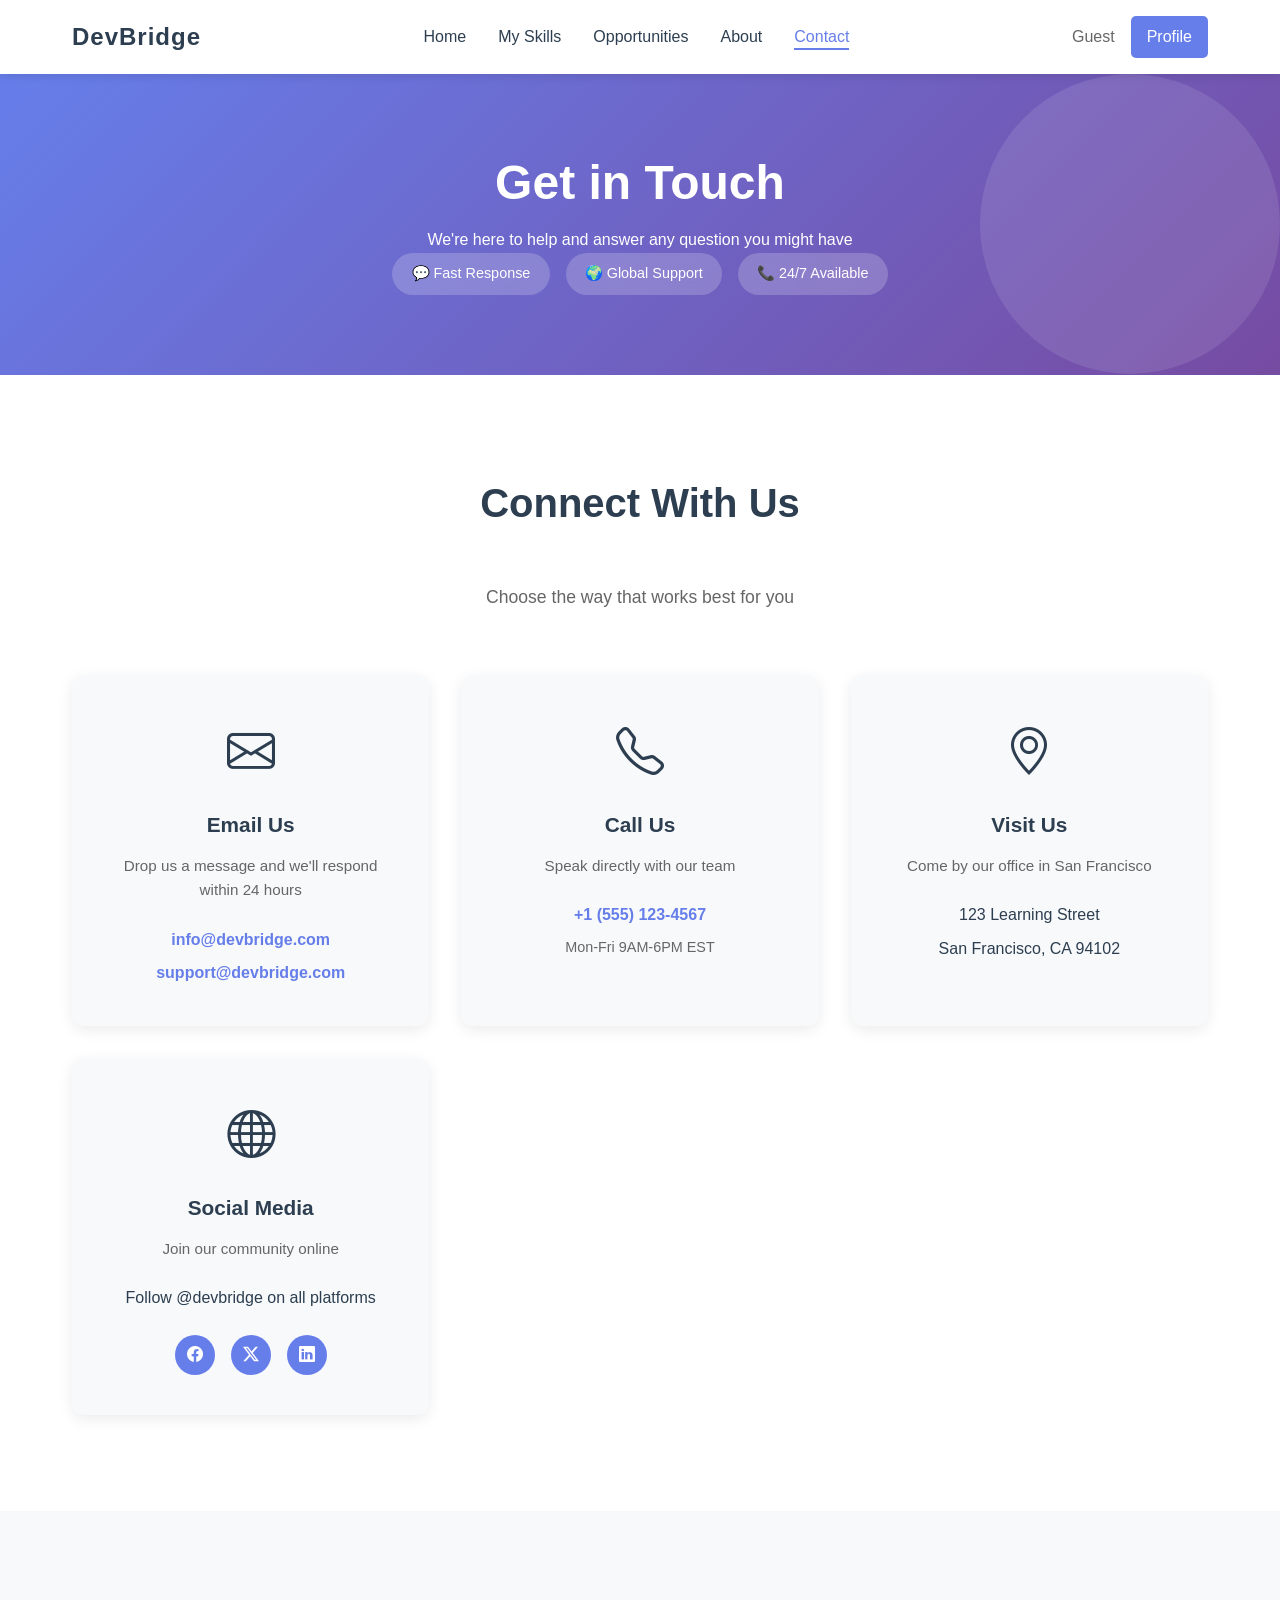
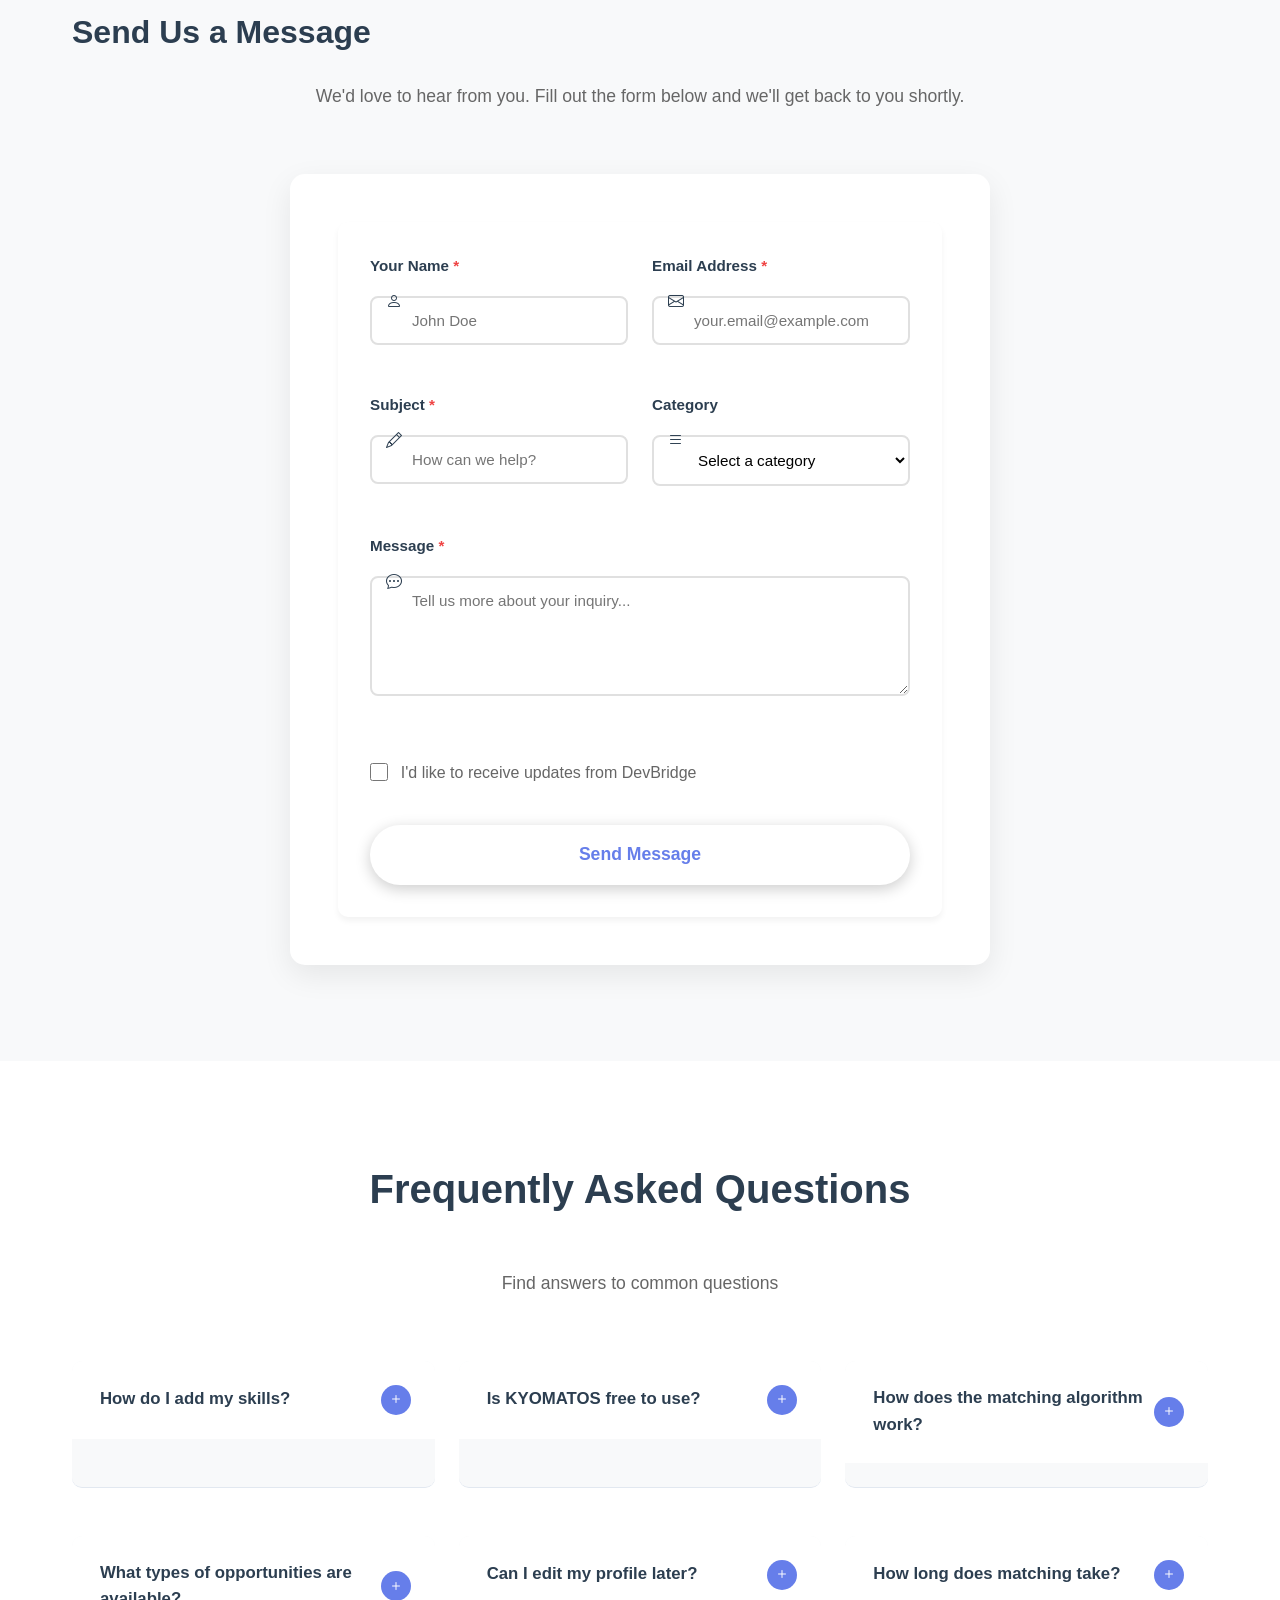
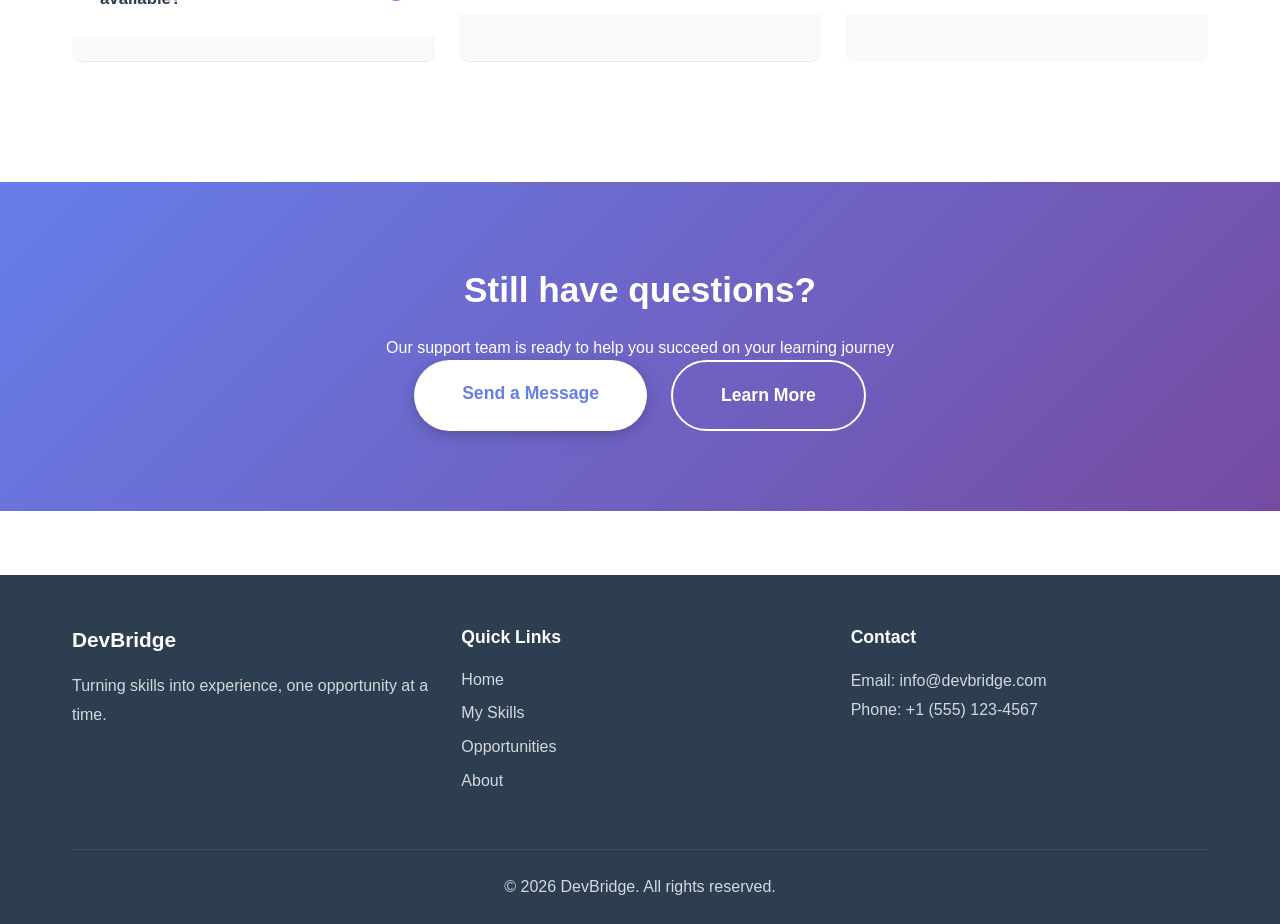
<file: contact.html>
<!DOCTYPE html>
<html lang="en">
<head>
    <meta charset="UTF-8">
    <meta name="viewport" content="width=device-width, initial-scale=1.0">
    <title>Contact - DevBridge</title>
    <link rel="stylesheet" href="styles.css">
    <link rel="stylesheet" href="https://cdn.jsdelivr.net/npm/bootstrap-icons@1.13.1/font/bootstrap-icons.min.css">
</head>
<body>
    <header>
        <nav>
            <div class="logo">DevBridge</div>
            <ul class="nav-links">
                <li><a href="index.html">Home</a></li>
                <li><a href="my-skills.html">My Skills</a></li>
                <li><a href="opportunities.html">Opportunities</a></li>
                <li><a href="about.html">About</a></li>
                <li><a href="contact.html" class="active">Contact</a></li>
            </ul>
            <div class="user-section">
                <span id="user-name">Guest</span>
                <a href="profile.html" class="profile-btn">Profile</a>
            </div>
        </nav>
    </header>

    <!-- Hero Section -->
    <section class="contact-hero">
        <div class="container">
            <div class="contact-hero-content">
                <h1>Get in Touch</h1>
                <p>We're here to help and answer any question you might have</p>
                <div class="contact-hero-badges">
                    <span class="badge">💬 Fast Response</span>
                    <span class="badge">🌍 Global Support</span>
                    <span class="badge">📞 24/7 Available</span>
                </div>
            </div>
        </div>
    </section>

    <!-- Contact Methods Section -->
    <section class="section contact-methods">
        <div class="container">
            <div class="section-intro">
                <h2>Connect With Us</h2>
                <p>Choose the way that works best for you</p>
            </div>

            <div class="contact-methods-grid">
                <div class="contact-method-card">
                    <div class="method-icon"><i class="bi bi-envelope"></i></div>
                    <h3>Email Us</h3>
                    <p>Drop us a message and we'll respond within 24 hours</p>
                    <div class="method-details">
                        <a href="mailto:info@devbridge.com" class="contact-link">info@devbridge.com</a>
                        <a href="mailto:support@devbridge.com" class="contact-link">support@devbridge.com</a>
                    </div>
                </div>

                <div class="contact-method-card">
                    <div class="method-icon"><i class="bi bi-telephone"></i></div>
                    <h3>Call Us</h3>
                    <p>Speak directly with our team</p>
                    <div class="method-details">
                        <a href="tel:+15551234567" class="contact-link">+1 (555) 123-4567</a>
                        <p class="method-hours">Mon-Fri 9AM-6PM EST</p>
                    </div>
                </div>

                <div class="contact-method-card">
                    <div class="method-icon"><i class="bi bi-geo-alt"></i></div>
                    <h3>Visit Us</h3>
                    <p>Come by our office in San Francisco</p>
                    <div class="method-details">
                        <p>123 Learning Street</p>
                        <p>San Francisco, CA 94102</p>
                    </div>
                </div>

                <div class="contact-method-card">
                    <div class="method-icon"><i class="bi bi-globe"></i></div>
                    <h3>Social Media</h3>
                    <p>Join our community online</p>
                    <div class="method-details">
                        <p>Follow @devbridge on all platforms</p>
                        <div class="social-links">
                            <a href="#" class="social-icon"><i class="bi bi-facebook"></i></a>
                            <a href="#" class="social-icon"><i class="bi bi-twitter-x"></i></a>
                            <a href="#" class="social-icon"><i class="bi bi-linkedin"></i></a>
                        </div>
                    </div>
                </div>
            </div>
        </div>
    </section>

    <!-- Contact Form Section -->
    <section class="section contact-form-section">
        <div class="container">
            <div class="section-intro">
                <h2>Send Us a Message</h2>
                <p>We'd love to hear from you. Fill out the form below and we'll get back to you shortly.</p>
            </div>

            <div class="form-wrapper">
                <form id="contact-form" class="contact-form">
                    <div class="form-row">
                        <div class="form-group">
                            <label for="name">Your Name <span class="required">*</span></label>
                            <input type="text" id="name" required placeholder="John Doe">
                            <span class="input-icon"><i class="bi bi-person"></i></span>
                        </div>
                        
                        <div class="form-group">
                            <label for="email">Email Address <span class="required">*</span></label>
                            <input type="email" id="email" required placeholder="your.email@example.com">
                            <span class="input-icon"><i class="bi bi-envelope"></i></span>
                        </div>
                    </div>

                    <div class="form-row">
                        <div class="form-group">
                            <label for="subject">Subject <span class="required">*</span></label>
                            <input type="text" id="subject" required placeholder="How can we help?">
                            <span class="input-icon"><i class="bi bi-pencil"></i></span>
                        </div>
                        
                        <div class="form-group">
                            <label for="category">Category</label>
                            <select id="category">
                                <option value="">Select a category</option>
                                <option value="feedback">Feedback</option>
                                <option value="bug">Bug Report</option>
                                <option value="feature">Feature Request</option>
                                <option value="partnership">Partnership</option>
                                <option value="other">Other</option>
                            </select>
                            <span class="input-icon"><i class="bi bi-list"></i></span>
                        </div>
                    </div>
                    
                    <div class="form-group full-width">
                        <label for="message">Message <span class="required">*</span></label>
                        <textarea id="message" rows="5" required placeholder="Tell us more about your inquiry..."></textarea>
                        <span class="input-icon"><i class="bi bi-chat-dots"></i></span>
                    </div>

                    <div class="form-checkbox">
                        <input type="checkbox" id="subscribe" name="subscribe">
                        <label for="subscribe">I'd like to receive updates from DevBridge</label>
                    </div>
                    
                    <button type="submit" class="cta-button primary large">Send Message</button>
                </form>
                <div id="form-message" class="form-message"></div>
            </div>
        </div>
    </section>

    <!-- FAQ Section -->
    <section class="section faq-section">
        <div class="container">
            <div class="section-intro">
                <h2>Frequently Asked Questions</h2>
                <p>Find answers to common questions</p>
            </div>

            <div class="faq-grid">
                <div class="faq-item">
                    <div class="faq-header">
                        <h3>How do I add my skills?</h3>
                        <span class="faq-icon"><i class="bi bi-plus"></i></span>
                    </div>
                    <div class="faq-content">
                        <p>Visit the "My Skills" page and use the form to add your skills along with your proficiency level. You can add as many skills as you've learned, and update them anytime.</p>
                    </div>
                </div>

                <div class="faq-item">
                    <div class="faq-header">
                        <h3>Is KYOMATOS free to use?</h3>
                        <span class="faq-icon"><i class="bi bi-plus"></i></span>
                    </div>
                    <div class="faq-content">
                        <p>Yes! KYOMATOS is completely free for learners looking to gain experience and find opportunities that match their skills.</p>
                    </div>
                </div>

                <div class="faq-item">
                    <div class="faq-header">
                        <h3>How does the matching algorithm work?</h3>
                        <span class="faq-icon"><i class="bi bi-plus"></i></span>
                    </div>
                    <div class="faq-content">
                        <p>Our intelligent algorithm analyzes your skills, proficiency level, learning sources, and preferences to match you with opportunities that best fit your profile and career goals.</p>
                    </div>
                </div>

                <div class="faq-item">
                    <div class="faq-header">
                        <h3>What types of opportunities are available?</h3>
                        <span class="faq-icon"><i class="bi bi-plus"></i></span>
                    </div>
                    <div class="faq-content">
                        <p>We offer a wide range of opportunities including internships, freelance projects, volunteer positions, entry-level jobs, and contract work across various industries.</p>
                    </div>
                </div>

                <div class="faq-item">
                    <div class="faq-header">
                        <h3>Can I edit my profile later?</h3>
                        <span class="faq-icon"><i class="bi bi-plus"></i></span>
                    </div>
                    <div class="faq-content">
                        <p>Absolutely! You can update your skills, proficiency levels, and preferences anytime through your profile. Your matches will be updated accordingly.</p>
                    </div>
                </div>

                <div class="faq-item">
                    <div class="faq-header">
                        <h3>How long does matching take?</h3>
                        <span class="faq-icon"><i class="bi bi-plus"></i></span>
                    </div>
                    <div class="faq-content">
                        <p>Our algorithm works instantly once you've added your skills. You'll see matched opportunities immediately on your dashboard.</p>
                    </div>
                </div>
            </div>
        </div>
    </section>

    <!-- CTA Section -->
    <section class="section contact-cta">
        <div class="container">
            <div class="cta-box">
                <h2>Still have questions?</h2>
                <p>Our support team is ready to help you succeed on your learning journey</p>
                <div class="cta-actions">
                    <a href="#contact-form" class="cta-button primary large">Send a Message</a>
                    <a href="about.html" class="cta-button secondary large">Learn More</a>
                </div>
            </div>
        </div>
    </section>

    <footer>
        <div class="container">
            <div class="footer-content">
                <div class="footer-section">
                    <h3>DevBridge</h3>
                    <p>Turning skills into experience, one opportunity at a time.</p>
                </div>
                <div class="footer-section">
                    <h4>Quick Links</h4>
                    <ul>
                        <li><a href="index.html">Home</a></li>
                        <li><a href="my-skills.html">My Skills</a></li>
                        <li><a href="opportunities.html">Opportunities</a></li>
                        <li><a href="about.html">About</a></li>
                    </ul>
                </div>
                <div class="footer-section">
                    <h4>Contact</h4>
                    <p>Email: info@devbridge.com</p>
                    <p>Phone: +1 (555) 123-4567</p>
                </div>
            </div>
            <div class="footer-bottom">
                <p>&copy; 2026 DevBridge. All rights reserved.</p>
            </div>
        </div>
    </footer>

    <script src="supabase.js"></script>
    <script src="app.js"></script>
    <script src="contact.js"></script>
</body>
</html>
</file>
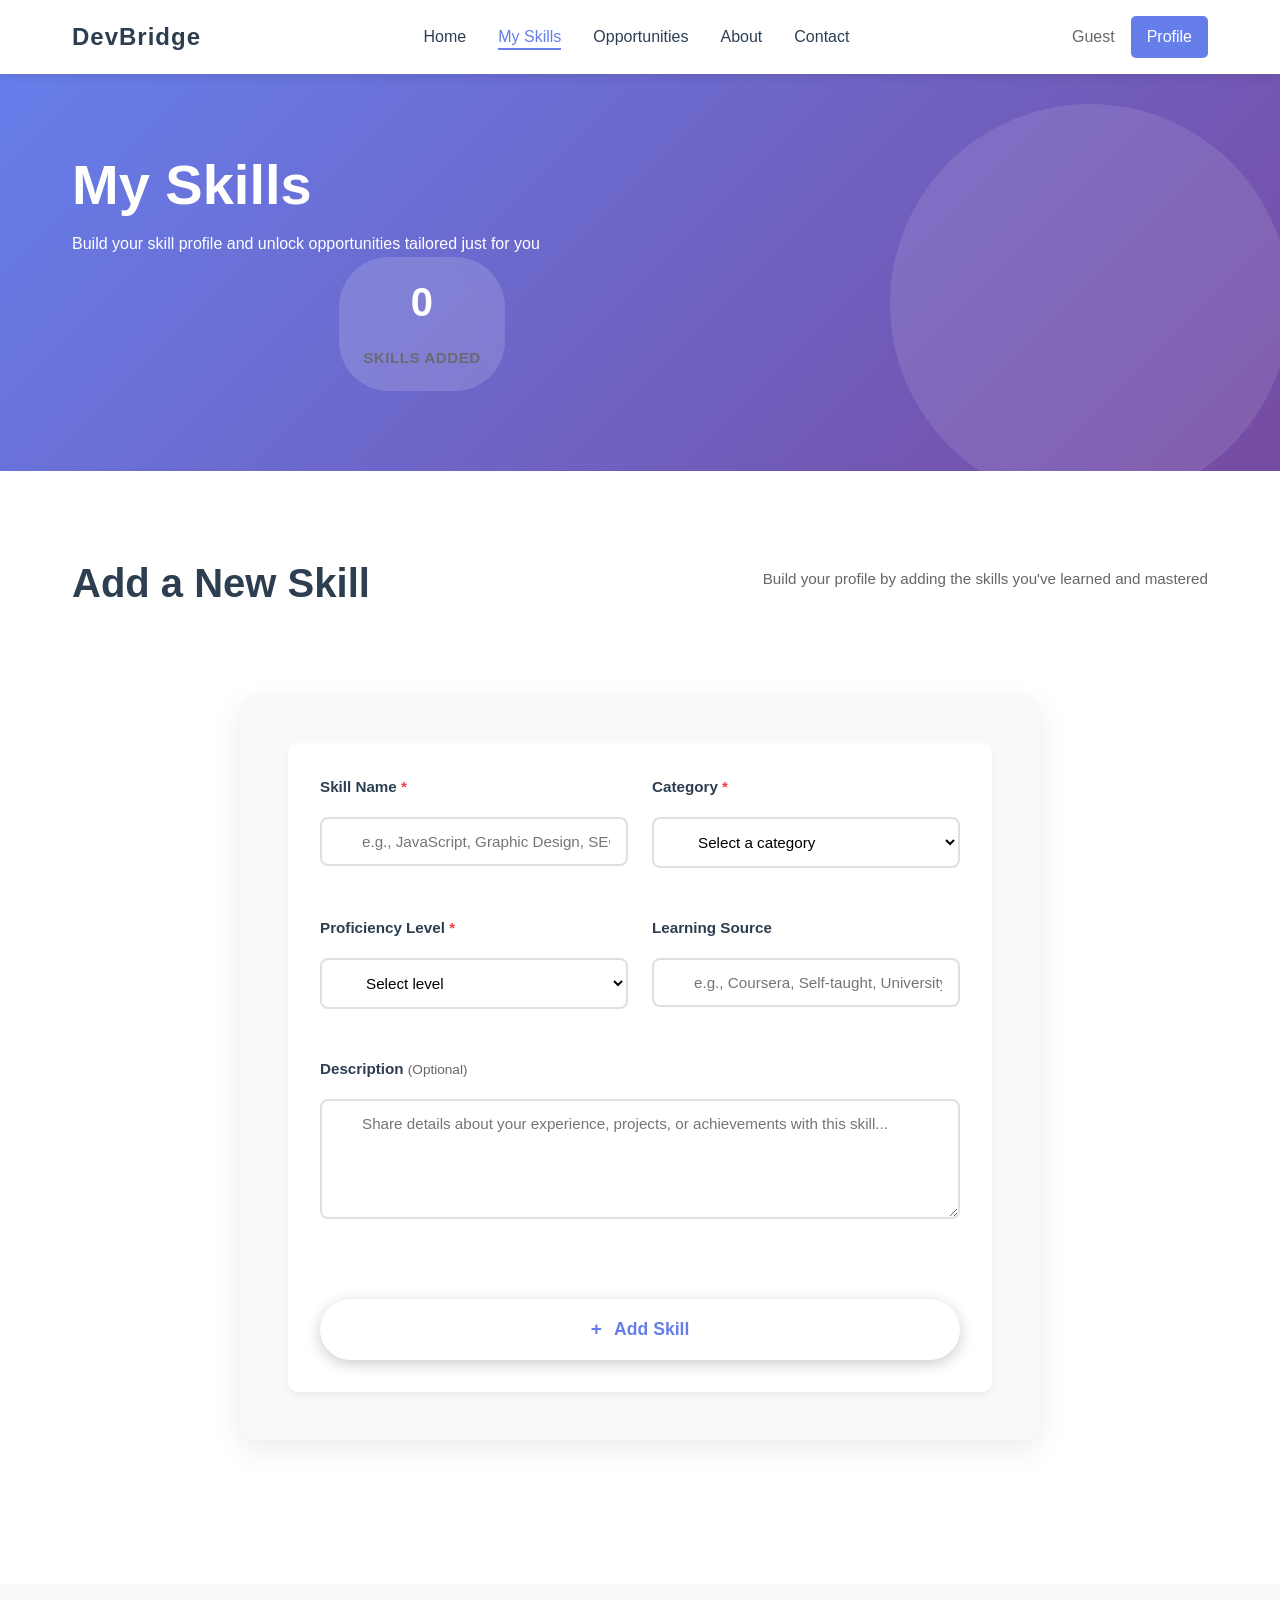
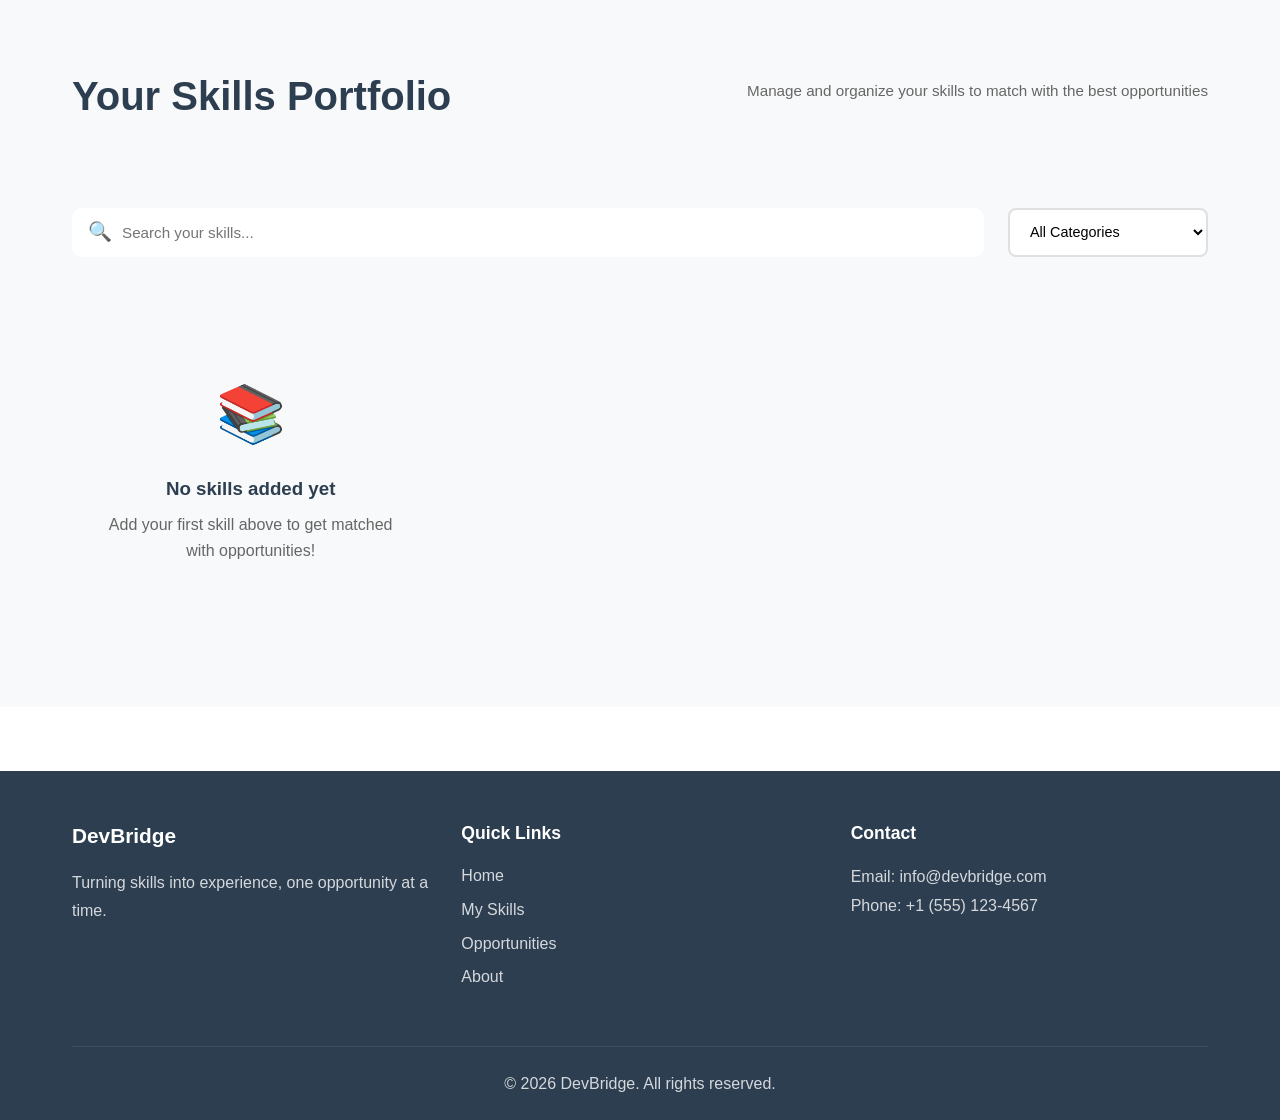
<file: my-skills.html>
<!DOCTYPE html>
<html lang="en">
<head>
    <meta charset="UTF-8">
    <meta name="viewport" content="width=device-width, initial-scale=1.0">
    <title>My Skills - DevBridge</title>
    <link rel="stylesheet" href="styles.css">
</head>
<body>
    <header>
        <nav>
            <div class="logo">DevBridge</div>
            <ul class="nav-links">
                <li><a href="index.html">Home</a></li>
                <li><a href="my-skills.html" class="active">My Skills</a></li>
                <li><a href="opportunities.html">Opportunities</a></li>
                <li><a href="about.html">About</a></li>
                <li><a href="contact.html">Contact</a></li>
            </ul>
            <div class="user-section">
                <span id="user-name">Guest</span>
                <a href="profile.html" class="profile-btn">Profile</a>
            </div>
        </nav>
    </header>

    <!-- Hero Section -->
    <section class="skills-hero">
        <div class="container">
            <div class="skills-hero-content">
                <h1>My Skills</h1>
                <p>Build your skill profile and unlock opportunities tailored just for you</p>
                <div class="hero-stats">
                    <div class="hero-stat">
                        <span class="stat-value"><span id="skills-count">0</span></span>
                        <span class="stat-label">Skills Added</span>
                    </div>
                </div>
            </div>
            <div class="skills-hero-accent"></div>
        </div>
    </section>

    <!-- Add Skill Section -->
    <section class="section add-skill-section">
        <div class="container">
            <div class="section-header">
                <h2>Add a New Skill</h2>
                <p class="section-subtitle">Build your profile by adding the skills you've learned and mastered</p>
            </div>
            
            <div class="add-skill-container">
                <form id="add-skill-form" class="skill-form">
                    <div class="form-row">
                        <div class="form-group">
                            <label for="skill-name">Skill Name <span class="required">*</span></label>
                            <input type="text" id="skill-name" required placeholder="e.g., JavaScript, Graphic Design, SEO">
                        </div>
                        
                        <div class="form-group">
                            <label for="skill-category">Category <span class="required">*</span></label>
                            <select id="skill-category" required>
                                <option value="">Select a category</option>
                                <option value="Programming">Programming</option>
                                <option value="Design">Design</option>
                                <option value="Marketing">Marketing</option>
                                <option value="Business">Business</option>
                                <option value="Data Science">Data Science</option>
                                <option value="Writing">Writing</option>
                                <option value="Other">Other</option>
                            </select>
                        </div>
                    </div>

                    <div class="form-row">
                        <div class="form-group">
                            <label for="skill-level">Proficiency Level <span class="required">*</span></label>
                            <select id="skill-level" required>
                                <option value="">Select level</option>
                                <option value="Beginner">Beginner</option>
                                <option value="Intermediate">Intermediate</option>
                                <option value="Advanced">Advanced</option>
                                <option value="Expert">Expert</option>
                            </select>
                        </div>
                        
                        <div class="form-group">
                            <label for="skill-source">Learning Source</label>
                            <input type="text" id="skill-source" placeholder="e.g., Coursera, Self-taught, University">
                        </div>
                    </div>
                    
                    <div class="form-group full-width">
                        <label for="skill-description">Description <span class="optional">(Optional)</span></label>
                        <textarea id="skill-description" rows="3" placeholder="Share details about your experience, projects, or achievements with this skill..."></textarea>
                    </div>
                    
                    <div class="form-actions">
                        <button type="submit" class="cta-button primary large">
                            <span class="btn-icon">+</span> Add Skill
                        </button>
                    </div>
                </form>
            </div>
        </div>
    </section>

    <!-- Skills List Section -->
    <section class="section skills-list-section">
        <div class="container">
            <div class="section-header">
                <h2>Your Skills Portfolio</h2>
                <p class="section-subtitle">Manage and organize your skills to match with the best opportunities</p>
            </div>

            <div class="skills-controls">
                <div class="search-box">
                    <span class="search-icon">🔍</span>
                    <input type="text" id="search-skills" placeholder="Search your skills...">
                </div>
                <select id="filter-category" class="filter-select">
                    <option value="">All Categories</option>
                    <option value="Programming">Programming</option>
                    <option value="Design">Design</option>
                    <option value="Marketing">Marketing</option>
                    <option value="Business">Business</option>
                    <option value="Data Science">Data Science</option>
                    <option value="Writing">Writing</option>
                    <option value="Other">Other</option>
                </select>
            </div>
            
            <div id="skills-container" class="skills-grid">
                <div class="empty-state">
                    <div class="empty-icon">🎯</div>
                    <h3>No skills yet</h3>
                    <p>Add your first skill above to build your profile and start getting matched with opportunities!</p>
                </div>
            </div>
        </div>
    </section>

    <footer>
        <div class="container">
            <div class="footer-content">
                <div class="footer-section">
                    <h3>DevBridge</h3>
                    <p>Turning skills into experience, one opportunity at a time.</p>
                </div>
                <div class="footer-section">
                    <h4>Quick Links</h4>
                    <ul>
                        <li><a href="index.html">Home</a></li>
                        <li><a href="my-skills.html">My Skills</a></li>
                        <li><a href="opportunities.html">Opportunities</a></li>
                        <li><a href="about.html">About</a></li>
                    </ul>
                </div>
                <div class="footer-section">
                    <h4>Contact</h4>
                    <p>Email: info@devbridge.com</p>
                    <p>Phone: +1 (555) 123-4567</p>
                </div>
            </div>
            <div class="footer-bottom">
                <p>&copy; 2026 DevBridge. All rights reserved.</p>
            </div>
        </div>
    </footer>

    <script src="supabase.js"></script>
    <script src="app.js"></script>
    <script src="skills.js"></script>
</body>
</html>
</file>
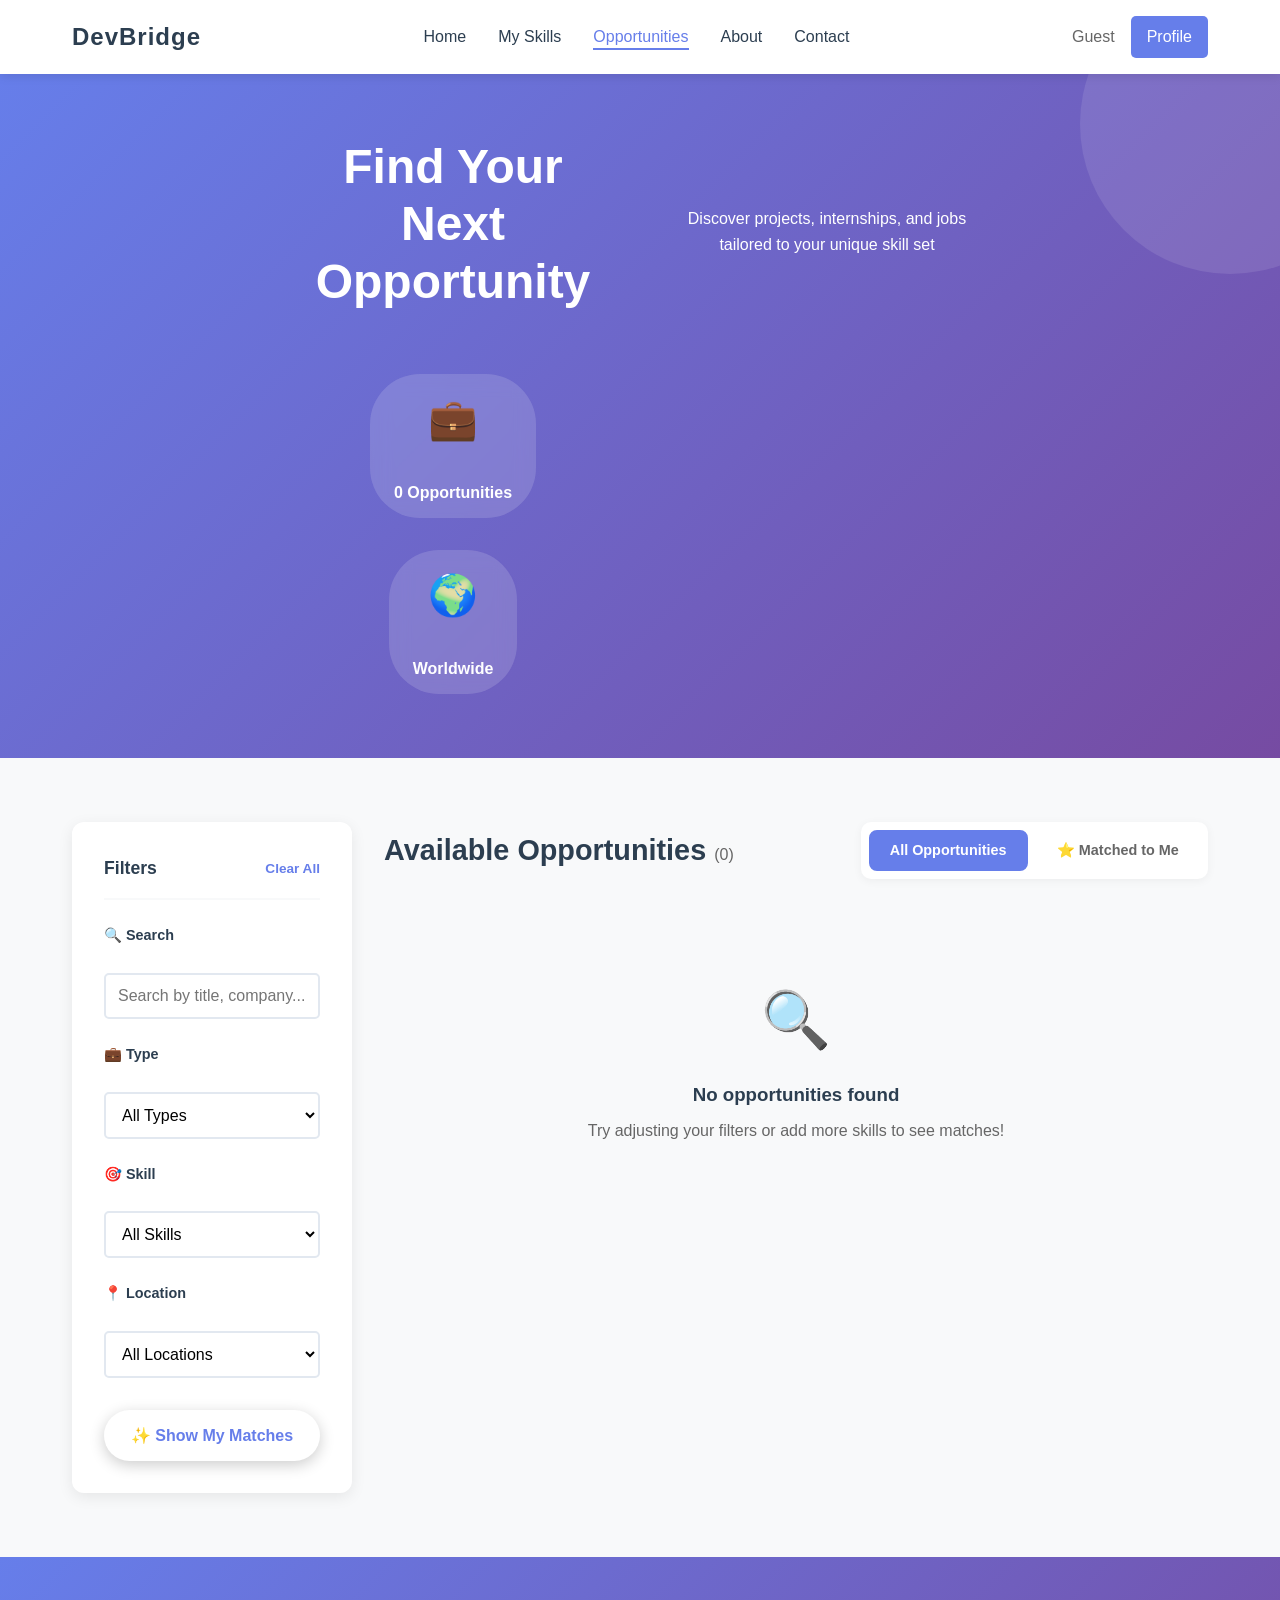
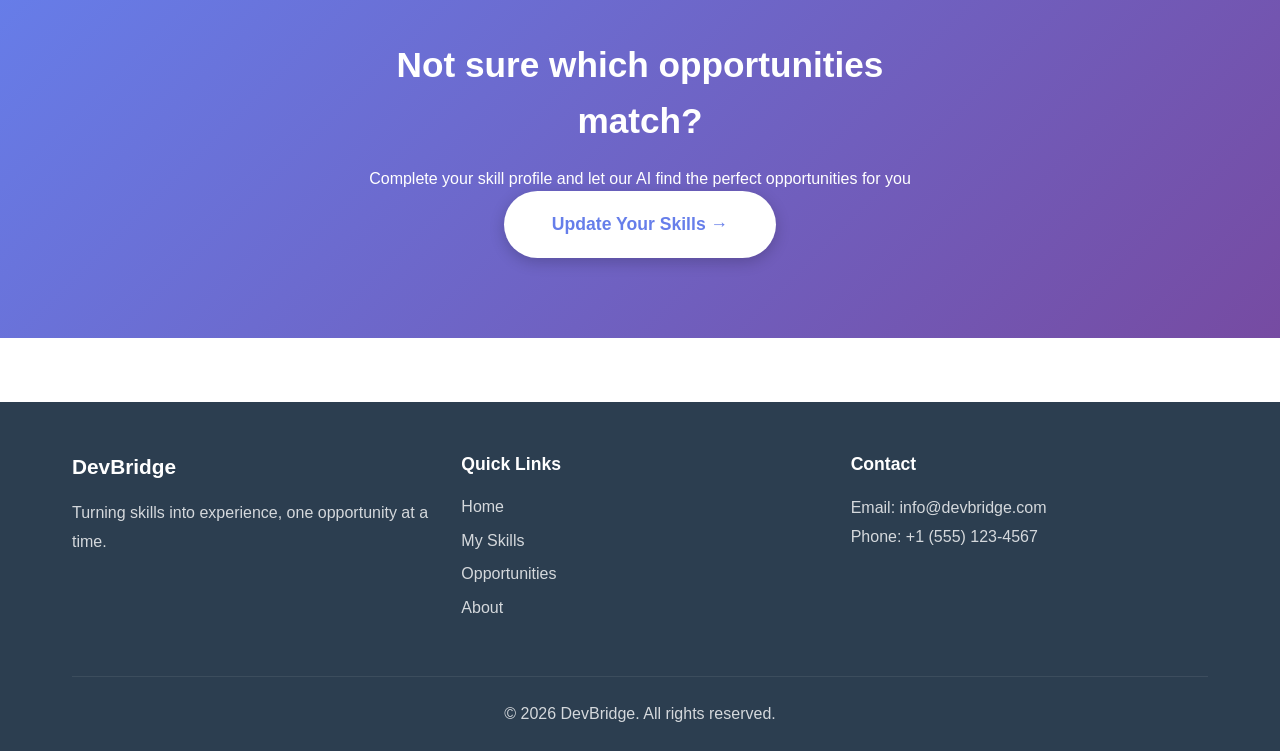
<file: opportunities.html>
<!DOCTYPE html>
<html lang="en">
<head>
    <meta charset="UTF-8">
    <meta name="viewport" content="width=device-width, initial-scale=1.0">
    <title>Opportunities - DevBridge</title>
    <link rel="stylesheet" href="styles.css">
</head>
<body>
    <header>
        <nav>
            <div class="logo">DevBridge</div>
            <ul class="nav-links">
                <li><a href="index.html">Home</a></li>
                <li><a href="my-skills.html">My Skills</a></li>
                <li><a href="opportunities.html" class="active">Opportunities</a></li>
                <li><a href="about.html">About</a></li>
                <li><a href="contact.html">Contact</a></li>
            </ul>
            <div class="user-section">
                <span id="user-name">Guest</span>
                <a href="profile.html" class="profile-btn">Profile</a>
            </div>
        </nav>
    </header>

    <!-- Hero Section -->
    <section class="opportunities-hero">
        <div class="container">
            <div class="hero-content">
                <h1>Find Your Next Opportunity</h1>
                <p>Discover projects, internships, and jobs tailored to your unique skill set</p>
                <div class="hero-stats">
                    <div class="hero-stat">
                        <span class="stat-icon">💼</span>
                        <span class="stat-text"><span id="hero-count">0</span> Opportunities</span>
                    </div>
                    <div class="hero-stat">
                        <span class="stat-icon">🌍</span>
                        <span class="stat-text">Worldwide</span>
                    </div>
                </div>
            </div>
        </div>
    </section>

    <!-- Main Content Section -->
    <section class="section opportunities-main">
        <div class="container">
            <!-- Filters Section -->
            <div class="filters-panel">
                <div class="filters-header">
                    <h3>Filters</h3>
                    <button id="clear-filters" class="filter-clear">Clear All</button>
                </div>

                <div class="filter-section">
                    <label for="search-opportunities" class="filter-label">🔍 Search</label>
                    <input type="text" id="search-opportunities" class="filter-input" placeholder="Search by title, company...">
                </div>
                
                <div class="filter-section">
                    <label for="filter-type" class="filter-label">💼 Type</label>
                    <select id="filter-type" class="filter-select">
                        <option value="">All Types</option>
                        <option value="Internship">Internship</option>
                        <option value="Project">Project</option>
                        <option value="Volunteer">Volunteer</option>
                        <option value="Freelance">Freelance</option>
                        <option value="Full-time">Full-time</option>
                    </select>
                </div>
                
                <div class="filter-section">
                    <label for="filter-skill" class="filter-label">🎯 Skill</label>
                    <select id="filter-skill" class="filter-select">
                        <option value="">All Skills</option>
                        <option value="Programming">Programming</option>
                        <option value="Design">Design</option>
                        <option value="Marketing">Marketing</option>
                        <option value="Business">Business</option>
                        <option value="Data Science">Data Science</option>
                        <option value="Writing">Writing</option>
                    </select>
                </div>
                
                <div class="filter-section">
                    <label for="filter-location" class="filter-label">📍 Location</label>
                    <select id="filter-location" class="filter-select">
                        <option value="">All Locations</option>
                        <option value="Remote">Remote</option>
                        <option value="On-site">On-site</option>
                        <option value="Hybrid">Hybrid</option>
                    </select>
                </div>

                <div class="filter-actions">
                    <button id="show-matches" class="cta-button primary full-width">
                        <span>✨</span> Show My Matches
                    </button>
                </div>
            </div>

            <!-- Results Section -->
            <div class="results-section">
                <div class="results-header">
                    <div class="results-info">
                        <h2>Available Opportunities</h2>
                        <span class="results-count">(<span id="opportunities-count">0</span>)</span>
                    </div>
                    <div class="view-toggle">
                        <button class="toggle-btn active" data-view="all">All Opportunities</button>
                        <button class="toggle-btn" data-view="matched">⭐ Matched to Me</button>
                    </div>
                </div>

                <div id="opportunities-container" class="opportunities-grid">
                    <div class="empty-state">
                        <div class="empty-icon">🎯</div>
                        <h3>No opportunities found</h3>
                        <p>Try adjusting your filters or add more skills to get better matches</p>
                    </div>
                </div>
            </div>
        </div>
    </section>

    <!-- CTA Section -->
    <section class="section opportunities-cta">
        <div class="container">
            <div class="cta-box">
                <h2>Not sure which opportunities match?</h2>
                <p>Complete your skill profile and let our AI find the perfect opportunities for you</p>
                <a href="my-skills.html" class="cta-button primary large">Update Your Skills →</a>
            </div>
        </div>
    </section>

    <!-- Opportunity Detail Modal -->
    <div id="opportunity-modal" class="modal">
        <div class="modal-content">
            <span class="close-modal">&times;</span>
            <div id="modal-body">
                <!-- Opportunity details will be loaded here -->
            </div>
        </div>
    </div>

    <!-- Apply Modal -->
    <div id="apply-modal" class="modal" style="z-index:1100;">
        <div class="modal-content" style="max-width:520px;">
            <span class="close-modal" onclick="closeApplyModal()">&times;</span>
            <h2 style="margin-bottom:4px;">Apply for</h2>
            <p id="apply-job-title" style="color:var(--primary-color);font-weight:600;font-size:1.1rem;margin-bottom:1.5rem;"></p>

            <form id="apply-form" novalidate>
                <div style="margin-bottom:1rem;">
                    <label style="display:block;font-weight:600;margin-bottom:6px;">Full Name *</label>
                    <input type="text" id="apply-name" placeholder="Your full name"
                        style="width:100%;padding:10px 14px;border:1px solid #ddd;border-radius:6px;font-size:14px;outline:none;font-family:inherit;">
                </div>
                <div style="margin-bottom:1rem;">
                    <label style="display:block;font-weight:600;margin-bottom:6px;">Email Address *</label>
                    <input type="email" id="apply-email" placeholder="your@email.com"
                        style="width:100%;padding:10px 14px;border:1px solid #ddd;border-radius:6px;font-size:14px;outline:none;font-family:inherit;">
                </div>
                <div style="margin-bottom:1rem;">
                    <label style="display:block;font-weight:600;margin-bottom:6px;">Your Skills <span style="font-weight:400;color:#888;">(comma separated)</span></label>
                    <input type="text" id="apply-skills" placeholder="HTML, CSS, JavaScript"
                        style="width:100%;padding:10px 14px;border:1px solid #ddd;border-radius:6px;font-size:14px;outline:none;font-family:inherit;">
                </div>
                <div style="margin-bottom:1.5rem;">
                    <label style="display:block;font-weight:600;margin-bottom:6px;">Why do you want this? <span style="font-weight:400;color:#888;">(optional)</span></label>
                    <textarea id="apply-message" placeholder="Tell us a bit about yourself and why you're applying..."
                        style="width:100%;padding:10px 14px;border:1px solid #ddd;border-radius:6px;font-size:14px;outline:none;font-family:inherit;resize:vertical;min-height:90px;line-height:1.5;"></textarea>
                </div>
                <p id="apply-error" style="color:#ef4444;font-size:13px;margin-bottom:12px;display:none;"></p>
                <button type="submit"
                    style="width:100%;padding:13px;background:linear-gradient(135deg,#667eea,#764ba2);color:white;border:none;border-radius:6px;font-size:15px;font-weight:600;cursor:pointer;font-family:inherit;transition:opacity 0.2s;"
                    onmouseover="this.style.opacity='.88'" onmouseout="this.style.opacity='1'">
                    Submit Application →
                </button>
            </form>
        </div>
    </div>

    <footer>
        <div class="container">
            <div class="footer-content">
                <div class="footer-section">
                    <h3>DevBridge</h3>
                    <p>Turning skills into experience, one opportunity at a time.</p>
                </div>
                <div class="footer-section">
                    <h4>Quick Links</h4>
                    <ul>
                        <li><a href="index.html">Home</a></li>
                        <li><a href="my-skills.html">My Skills</a></li>
                        <li><a href="opportunities.html">Opportunities</a></li>
                        <li><a href="about.html">About</a></li>
                    </ul>
                </div>
                <div class="footer-section">
                    <h4>Contact</h4>
                    <p>Email: info@devbridge.com</p>
                    <p>Phone: +1 (555) 123-4567</p>
                </div>
            </div>
            <div class="footer-bottom">
                <p>&copy; 2026 DevBridge. All rights reserved.</p>
            </div>
        </div>
    </footer>

    <script src="supabase.js"></script>
    <script src="app.js"></script>
    <script src="opportunities.js"></script>
</body>
</html>
</file>
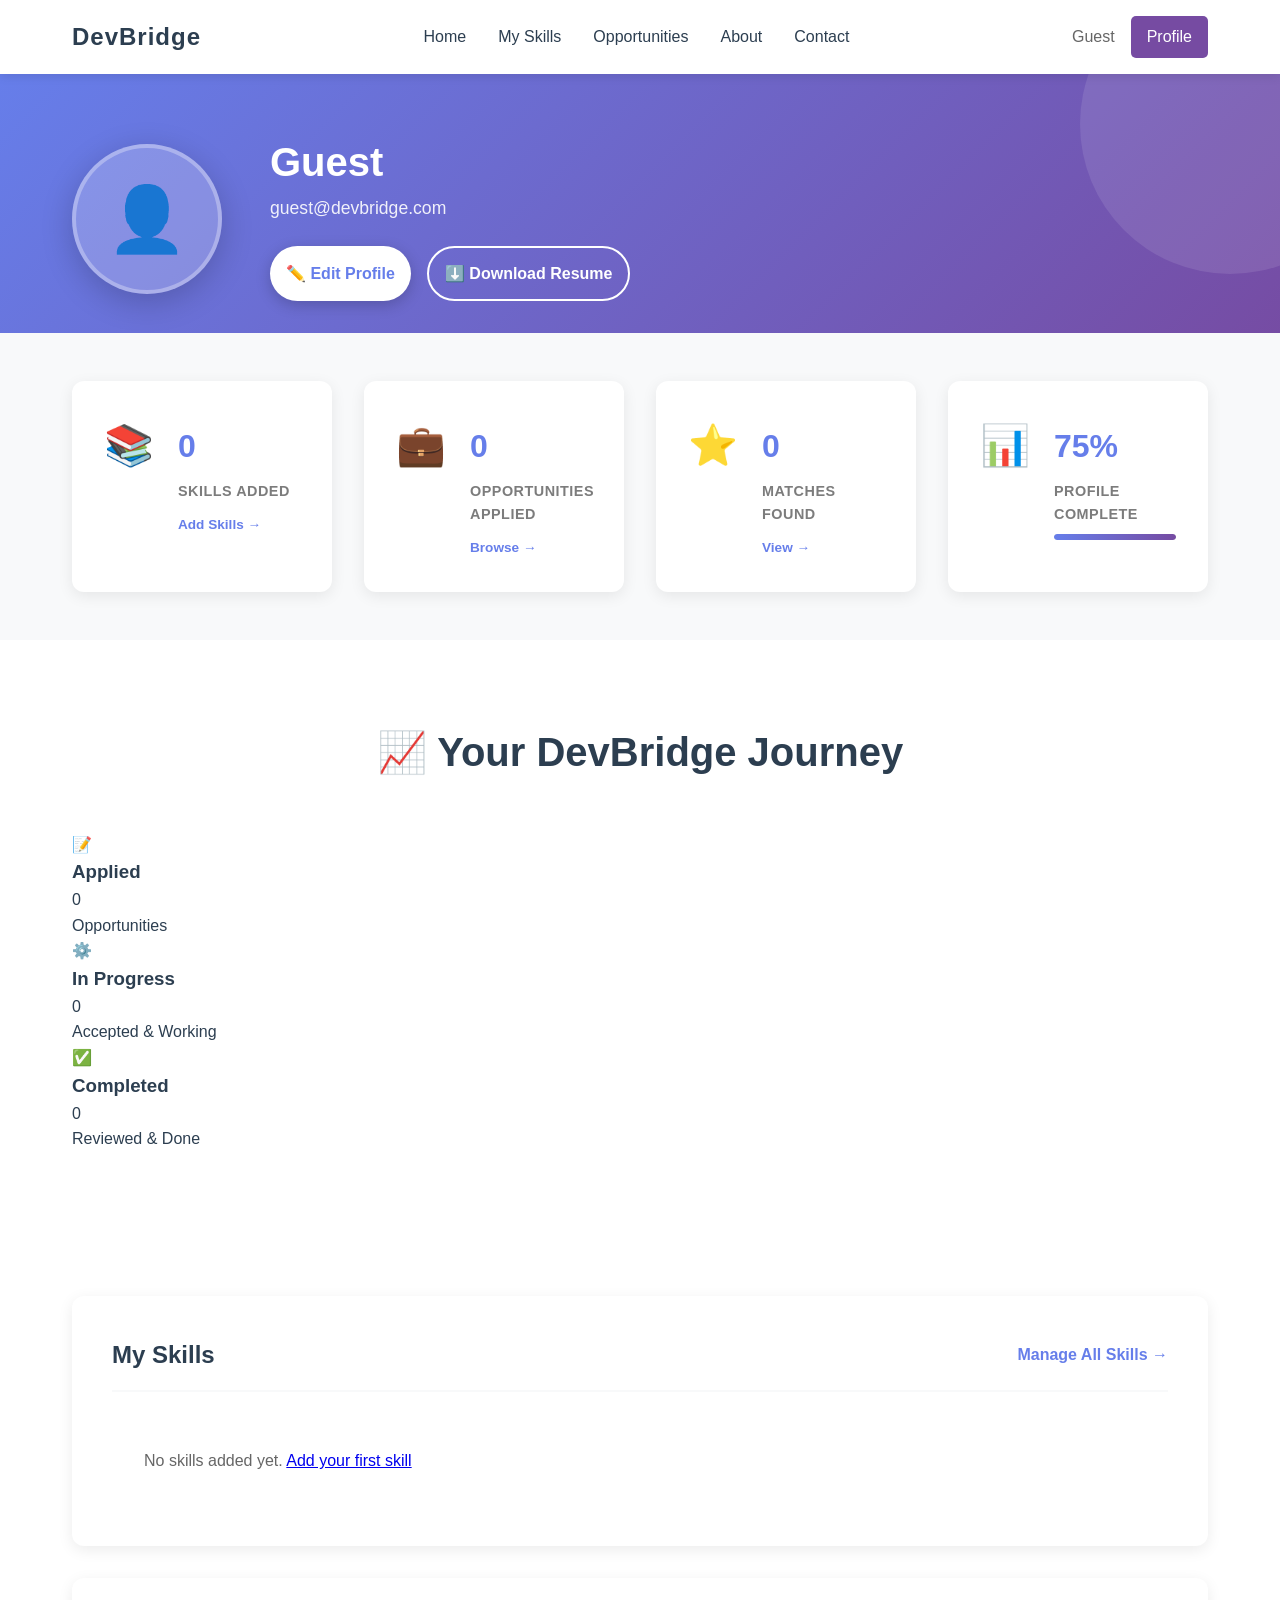
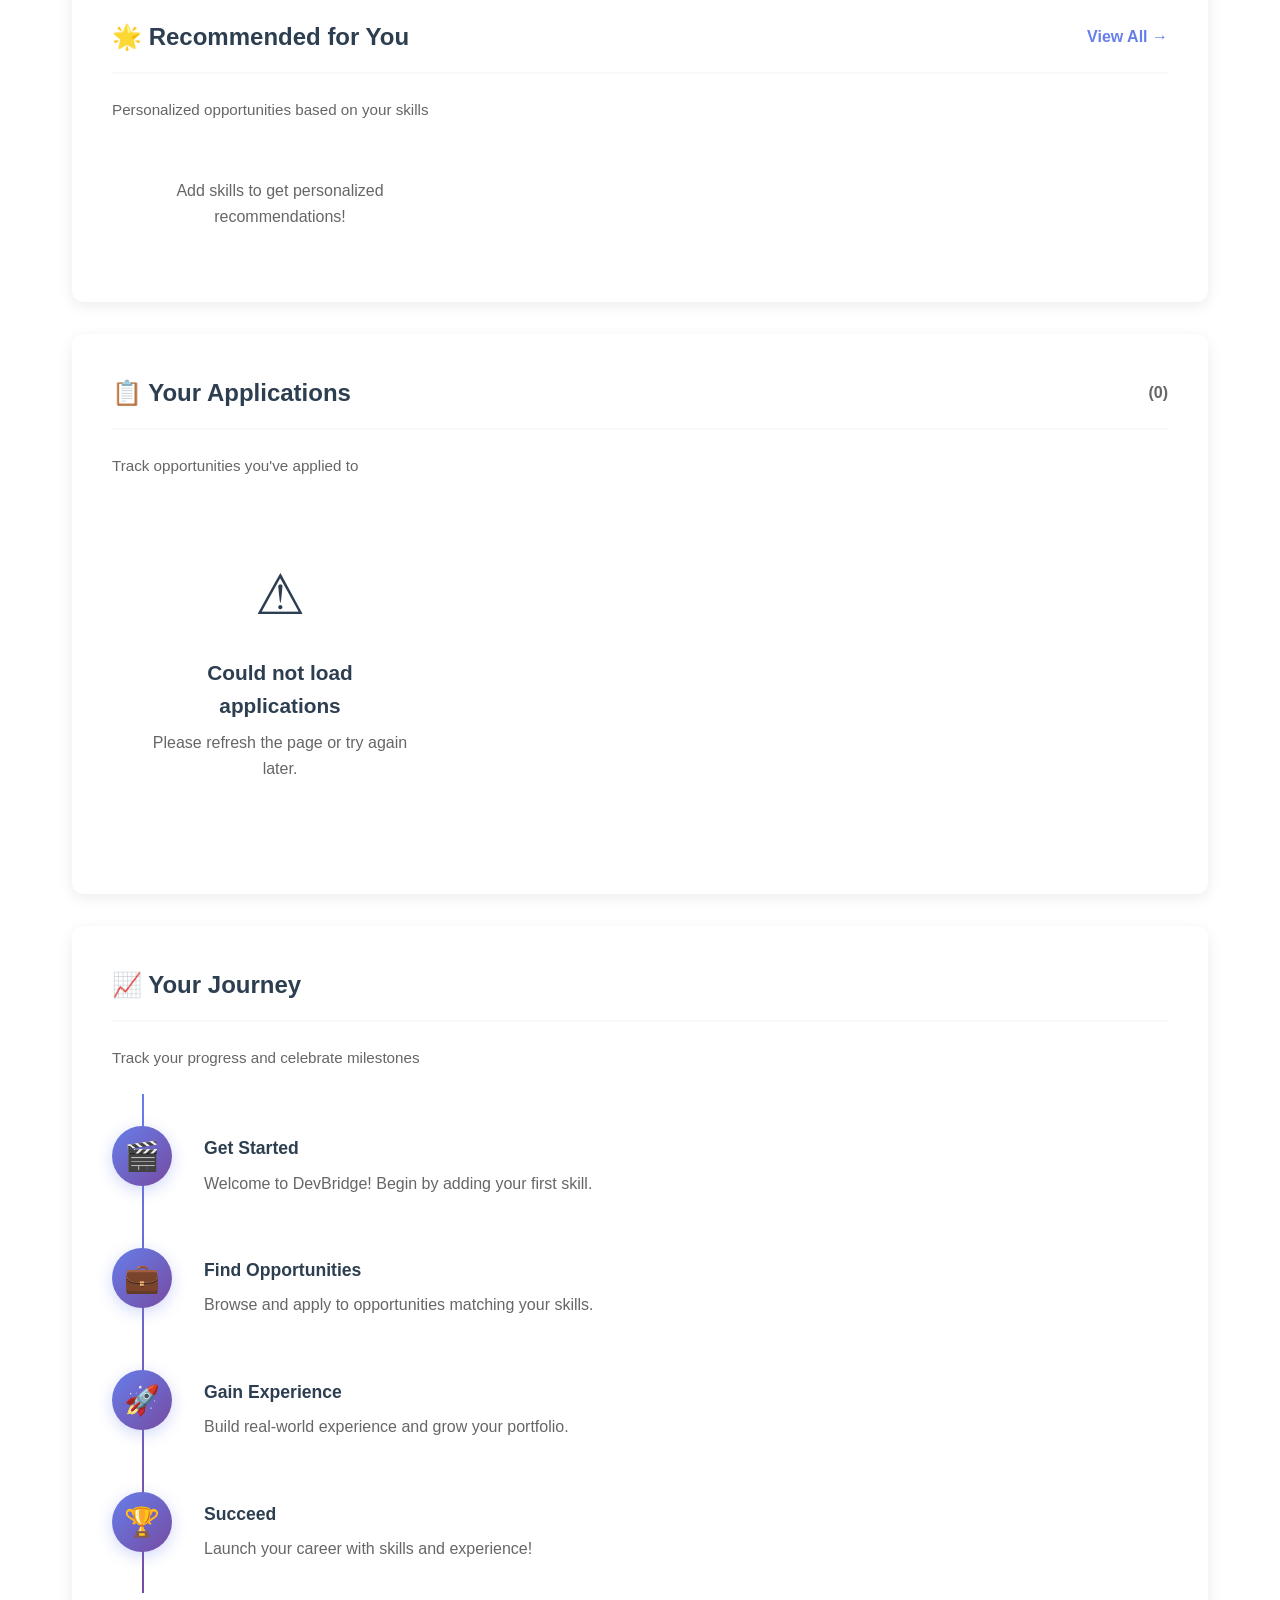
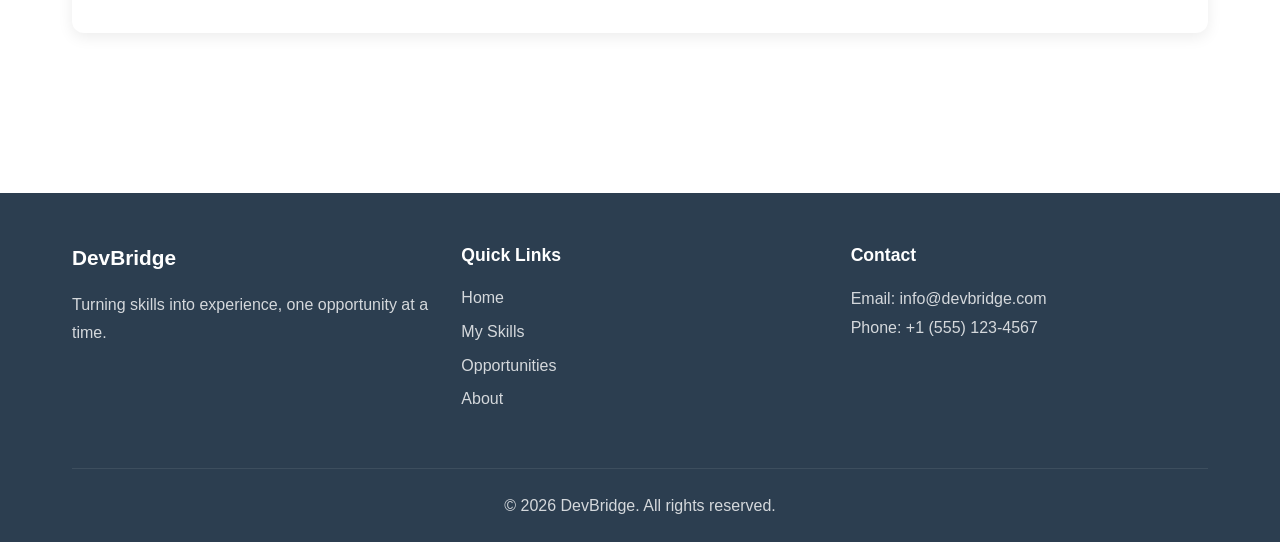
<file: profile.html>
<!DOCTYPE html>
<html lang="en">
<head>
    <meta charset="UTF-8">
    <meta name="viewport" content="width=device-width, initial-scale=1.0">
    <title>My Profile - DevBridge</title>
    <link rel="stylesheet" href="styles.css">
</head>
<body>
    <header>
        <nav>
            <div class="logo">DevBridge</div>
            <ul class="nav-links">
                <li><a href="index.html">Home</a></li>
                <li><a href="my-skills.html">My Skills</a></li>
                <li><a href="opportunities.html">Opportunities</a></li>
                <li><a href="about.html">About</a></li>
                <li><a href="contact.html">Contact</a></li>
            </ul>
            <div class="user-section">
                <span id="user-name">Guest</span>
                <a href="profile.html" class="profile-btn active">Profile</a>
            </div>
        </nav>
    </header>

    <!-- Profile Hero Section -->
    <section class="profile-hero">
        <div class="container">
            <div class="profile-header-content">
                <div class="profile-avatar-large">
                    <div class="avatar-placeholder-large">👤</div>
                </div>
                <div class="profile-header-info">
                    <h1 id="profile-name">Guest User</h1>
                    <p class="profile-email" id="profile-email">guest@devbridge.com</p>
                    <div class="profile-actions">
                        <button class="cta-button primary" id="edit-profile-btn">✏️ Edit Profile</button>
                        <button class="cta-button secondary">⬇️ Download Resume</button>
                    </div>
                </div>
            </div>
        </div>
    </section>

    <!-- Profile Stats Section -->
    <section class="section profile-stats-section">
        <div class="container">
            <div class="stats-grid-profile">
                <div class="stat-card-profile">
                    <div class="stat-icon">📚</div>
                    <div class="stat-info">
                        <h3 class="stat-value" id="stat-skills">0</h3>
                        <p class="stat-label">Skills Added</p>
                        <a href="my-skills.html" class="stat-link">Add Skills →</a>
                    </div>
                </div>

                <div class="stat-card-profile">
                    <div class="stat-icon">💼</div>
                    <div class="stat-info">
                        <h3 class="stat-value" id="stat-opportunities">0</h3>
                        <p class="stat-label">Opportunities Applied</p>
                        <a href="opportunities.html" class="stat-link">Browse →</a>
                    </div>
                </div>

                <div class="stat-card-profile">
                    <div class="stat-icon">⭐</div>
                    <div class="stat-info">
                        <h3 class="stat-value" id="stat-matches">0</h3>
                        <p class="stat-label">Matches Found</p>
                        <a href="opportunities.html" class="stat-link">View →</a>
                    </div>
                </div>

                <div class="stat-card-profile">
                    <div class="stat-icon">📊</div>
                    <div class="stat-info">
                        <h3 class="stat-value" id="stat-progress">0%</h3>
                        <p class="stat-label">Profile Complete</p>
                        <div class="progress-bar">
                            <div class="progress-fill" id="progress-fill"></div>
                        </div>
                    </div>
                </div>
            </div>
        </div>
    </section>

    <!-- Journey Progress Section - NEW -->
    <section class="section journey-progress-section">
        <div class="container">
            <h2 class="journey-title">📈 Your DevBridge Journey</h2>
            <div class="journey-progress-grid">
                <div class="journey-card">
                    <div class="journey-card-icon">📝</div>
                    <div class="journey-card-content">
                        <h3 class="journey-card-label">Applied</h3>
                        <p class="journey-card-value" id="journey-applied">0</p>
                        <p class="journey-card-subtitle">Opportunities</p>
                    </div>
                    <div class="journey-progress-indicator">
                        <div class="progress-line"></div>
                    </div>
                </div>

                <div class="journey-card">
                    <div class="journey-card-icon">⚙️</div>
                    <div class="journey-card-content">
                        <h3 class="journey-card-label">In Progress</h3>
                        <p class="journey-card-value" id="journey-in-progress">0</p>
                        <p class="journey-card-subtitle">Accepted & Working</p>
                    </div>
                    <div class="journey-progress-indicator">
                        <div class="progress-line"></div>
                    </div>
                </div>

                <div class="journey-card">
                    <div class="journey-card-icon">✅</div>
                    <div class="journey-card-content">
                        <h3 class="journey-card-label">Completed</h3>
                        <p class="journey-card-value" id="journey-completed">0</p>
                        <p class="journey-card-subtitle">Reviewed & Done</p>
                    </div>
                    <div class="journey-progress-indicator">
                        <div class="progress-line" style="display:none;"></div>
                    </div>
                </div>
            </div>

            <!-- Progress Visualization -->
            <div class="journey-path">
                <div class="path-segment" id="path-applied"></div>
                <div class="path-dot applied-dot"></div>
                <div class="path-segment" id="path-progress"></div>
                <div class="path-dot progress-dot"></div>
                <div class="path-segment" id="path-completed"></div>
                <div class="path-dot completed-dot"></div>
            </div>
        </div>
    </section>

    <!-- Main Profile Content -->
    <section class="section profile-content">
        <div class="container">
            <!-- My Skills Section -->
            <div class="profile-section card-style">
                <div class="section-header-profile">
                    <h2>My Skills</h2>
                    <a href="my-skills.html" class="btn-link">Manage All Skills →</a>
                </div>
                <div id="profile-skills" class="skills-showcase">
                    <div class="empty-state-profile">
                        <div class="empty-icon">🎯</div>
                        <h3>No skills yet</h3>
                        <p>Start building your profile by adding the skills you've learned</p>
                        <a href="my-skills.html" class="cta-button primary">Add Your First Skill</a>
                    </div>
                </div>
            </div>

            <!-- Recommended Opportunities Section -->
            <div class="profile-section card-style">
                <div class="section-header-profile">
                    <h2>🌟 Recommended for You</h2>
                    <a href="opportunities.html" class="btn-link">View All →</a>
                </div>
                <p class="section-subtitle">Personalized opportunities based on your skills</p>
                <div id="recommended-opportunities" class="opportunities-cards-grid">
                    <div class="empty-state-profile">
                        <div class="empty-icon">💡</div>
                        <h3>Add skills to get recommendations</h3>
                        <p>Complete your skill profile to see opportunities tailored just for you</p>
                        <a href="my-skills.html" class="cta-button primary">Build Your Profile</a>
                    </div>
                </div>
            </div>

            <!-- Applied Opportunities Section -->
            <div class="profile-section card-style">
                <div class="section-header-profile">
                    <h2>📋 Your Applications</h2>
                    <span class="section-count" id="applied-count">(0)</span>
                </div>
                <p class="section-subtitle">Track opportunities you've applied to</p>
                <div id="applied-opportunities" class="opportunities-cards-grid">
                    <div class="empty-state-profile">
                        <div class="empty-icon">📭</div>
                        <h3>No applications yet</h3>
                        <p>Find and apply to opportunities that match your skills</p>
                        <a href="opportunities.html" class="cta-button primary">Find Opportunities</a>
                    </div>
                </div>
            </div>

            <!-- Work Files & Submissions Section -->
            <div class="profile-section card-style" id="work-files-section" style="display: none;">
                <div class="section-header-profile">
                    <h2>📁 Work Files & Submissions</h2>
                </div>
                
                <!-- Downloadable Work Files -->
                <div class="work-files-container">
                    <h3>📥 Files to Download</h3>
                    <p class="section-subtitle">Download work files from your accepted opportunities</p>
                    <div id="downloadable-files-list" class="files-list">
                        <div class="empty-state-profile" style="text-align: center; padding: 20px;">
                            <p>No files available yet. Accept an opportunity to get started.</p>
                        </div>
                    </div>
                </div>

                <!-- Work Submission -->
                <div class="submission-form-container" style="margin-top: 30px;">
                    <h3>📤 Submit Your Work</h3>
                    <p class="section-subtitle">Upload completed work files for review</p>
                    <form id="work-submission-form" style="display: none;">
                        <div class="form-group">
                            <label for="submission-job-select">Select Opportunity *</label>
                            <select id="submission-job-select" required>
                                <option value="">-- Choose an opportunity --</option>
                            </select>
                        </div>
                        
                        <div class="form-group">
                            <label for="submission-files">Choose files to submit *</label>
                            <div class="file-drop-zone-submission" id="submission-drop-zone">
                                <div class="drop-zone-content">
                                    <div class="drop-icon">📎</div>
                                    <p>Drag & drop files here or click to select</p>
                                    <p style="font-size: 12px; color: #999;">Maximum 5 files per submission</p>
                                </div>
                                <input type="file" id="submission-files" multiple style="display: none;">
                            </div>
                            <div id="submission-file-preview" style="margin-top: 15px;">
                                <!-- Files will be listed here -->
                            </div>
                        </div>

                        <div class="form-group">
                            <label for="submission-notes">Notes (Optional)</label>
                            <textarea id="submission-notes" placeholder="Add any notes about your submission..." rows="3"></textarea>
                        </div>

                        <div class="form-actions">
                            <button type="submit" class="cta-button primary">📤 Submit Work</button>
                            <button type="button" class="cta-button secondary" onclick="document.getElementById('submission-job-select').value = ''; document.getElementById('submission-files').value = ''; document.getElementById('submission-file-preview').innerHTML = '';">Clear</button>
                        </div>
                    </form>

                    <div id="no-applications-message" class="empty-state-profile" style="text-align: center; padding: 20px;">
                        <p>No accepted opportunities yet. Accept an opportunity to start submitting work.</p>
                    </div>
                </div>

                <!-- Submission History -->
                <div class="submission-history-container" style="margin-top: 30px;">
                    <h3>📋 Your Submissions</h3>
                    <p class="section-subtitle">Track your submitted work and review status</p>
                    <div id="submissions-history-list" class="submissions-list">
                        <div class="empty-state-profile" style="text-align: center; padding: 20px;">
                            <p>No submissions yet. Complete your work and submit it here.</p>
                        </div>
                    </div>
                </div>
            </div>

            <!-- Activity & Achievements Section -->
            <div class="profile-section card-style">
                <div class="section-header-profile">
                    <h2>📈 Your Journey</h2>
                </div>
                <p class="section-subtitle">Track your progress and celebrate milestones</p>
                <div class="journey-timeline">
                    <div class="journey-item">
                        <div class="journey-marker">🎬</div>
                        <div class="journey-content">
                            <h4>Get Started</h4>
                            <p>Welcome to DevBridge! Begin by adding your first skill.</p>
                        </div>
                    </div>
                    <div class="journey-divider"></div>
                    <div class="journey-item">
                        <div class="journey-marker">💼</div>
                        <div class="journey-content">
                            <h4>Find Opportunities</h4>
                            <p>Browse and apply to opportunities matching your skills.</p>
                        </div>
                    </div>
                    <div class="journey-divider"></div>
                    <div class="journey-item">
                        <div class="journey-marker">🚀</div>
                        <div class="journey-content">
                            <h4>Gain Experience</h4>
                            <p>Build real-world experience and grow your portfolio.</p>
                        </div>
                    </div>
                    <div class="journey-divider"></div>
                    <div class="journey-item">
                        <div class="journey-marker">🏆</div>
                        <div class="journey-content">
                            <h4>Succeed</h4>
                            <p>Launch your career with skills and experience!</p>
                        </div>
                    </div>
                </div>
            </div>
        </div>
    </section>

    <!-- Edit Profile Modal -->
    <div id="edit-profile-modal" class="modal">
        <div class="modal-content">
            <span class="close-modal">&times;</span>
            <div class="modal-header">
                <h2>Edit Your Profile</h2>
                <p>Keep your information up to date</p>
            </div>
            <form id="edit-profile-form" class="profile-form">
                <div class="form-group">
                    <label for="edit-name">Full Name <span class="required">*</span></label>
                    <input type="text" id="edit-name" required placeholder="Your name">
                </div>
                <div class="form-group">
                    <label for="edit-email">Email Address <span class="required">*</span></label>
                    <input type="email" id="edit-email" required placeholder="your@email.com">
                </div>
                <div class="form-group">
                    <label for="edit-bio">Bio</label>
                    <textarea id="edit-bio" rows="4" placeholder="Tell us about your learning journey..."></textarea>
                </div>
                <div class="form-group">
                    <label for="edit-location">Location</label>
                    <input type="text" id="edit-location" placeholder="City, Country">
                </div>
                <div class="form-actions">
                    <button type="submit" class="cta-button primary">Save Changes</button>
                    <button type="button" class="cta-button secondary close-modal-btn">Cancel</button>
                </div>
            </form>
        </div>
    </div>

    <footer>
        <div class="container">
            <div class="footer-content">
                <div class="footer-section">
                    <h3>DevBridge</h3>
                    <p>Turning skills into experience, one opportunity at a time.</p>
                </div>
                <div class="footer-section">
                    <h4>Quick Links</h4>
                    <ul>
                        <li><a href="index.html">Home</a></li>
                        <li><a href="my-skills.html">My Skills</a></li>
                        <li><a href="opportunities.html">Opportunities</a></li>
                        <li><a href="about.html">About</a></li>
                    </ul>
                </div>
                <div class="footer-section">
                    <h4>Contact</h4>
                    <p>Email: info@devbridge.com</p>
                    <p>Phone: +1 (555) 123-4567</p>
                </div>
            </div>
            <div class="footer-bottom">
                <p>&copy; 2026 DevBridge. All rights reserved.</p>
            </div>
        </div>
    </footer>

    <script src="supabase.js"></script>
    <script src="app.js"></script>
    <script src="profile.js"></script>
</body>
</html>
</file>
<file: styles.css>
* {
    margin: 0;
    padding: 0;
    box-sizing: border-box;
}

:root {
    --primary-color: #667eea;
    --secondary-color: #764ba2;
    --accent-color: #f093fb;
    --text-dark: #2c3e50;
    --text-light: #666;
    --bg-light: #f8f9fa;
    --white: #ffffff;
    --success: #10b981;
    --danger: #ef4444;
    --warning: #f59e0b;
}

body {
    font-family: -apple-system, BlinkMacSystemFont, 'Segoe UI', Roboto, Oxygen, Ubuntu, Cantarell, sans-serif;
    line-height: 1.6;
    color: var(--text-dark);
    background: var(--white);
}

.container {
    max-width: 1200px;
    margin: 0 auto;
    padding: 0 2rem;
}

/* Header & Navigation */
header {
    background: var(--white);
    box-shadow: 0 2px 10px rgba(0,0,0,0.1);
    position: sticky;
    top: 0;
    z-index: 1000;
}

nav {
    max-width: 1200px;
    margin: 0 auto;
    padding: 1rem 2rem;
    display: flex;
    justify-content: space-between;
    align-items: center;
    gap: 2rem;
}

.logo {
    font-size: 1.5rem;
    font-weight: 700;
    color: var(--text-dark);
    letter-spacing: 1px;
}

.nav-links {
    display: flex;
    gap: 2rem;
    list-style: none;
}

.nav-links a {
    text-decoration: none;
    color: var(--text-dark);
    font-weight: 500;
    transition: color 0.3s ease;
    position: relative;
}

.nav-links a:hover,
.nav-links a.active {
    color: var(--primary-color);
}

.nav-links a.active::after {
    content: '';
    position: absolute;
    bottom: -5px;
    left: 0;
    right: 0;
    height: 2px;
    background: var(--primary-color);
}

.user-section {
    display: flex;
    align-items: center;
    gap: 1rem;
}

#user-name {
    color: var(--text-light);
}

.profile-btn {
    padding: 0.5rem 1rem;
    background: var(--primary-color);
    color: white;
    text-decoration: none;
    border-radius: 5px;
    transition: background 0.3s ease;
}

.profile-btn:hover,
.profile-btn.active {
    background: var(--secondary-color);
}

/* ===== HOME PAGE STYLES ===== */

/* Home Hero Section */
.home-hero {
    min-height: 90vh;
    display: flex;
    align-items: center;
    background: linear-gradient(135deg, var(--primary-color) 0%, var(--secondary-color) 100%);
    color: white;
    padding: 6rem 2rem;
    position: relative;
    overflow: hidden;
}

.hero-background {
    position: absolute;
    width: 100%;
    height: 100%;
    top: 0;
    left: 0;
}

.hero-accent {
    position: absolute;
    border-radius: 50%;
    opacity: 0.1;
}

.accent-1 {
    width: 500px;
    height: 500px;
    top: -100px;
    right: -100px;
    background: white;
}

.accent-2 {
    width: 300px;
    height: 300px;
    top: 50%;
    left: -50px;
    background: white;
}

.accent-3 {
    width: 200px;
    height: 200px;
    bottom: -50px;
    right: 10%;
    background: white;
}

.hero-content {
    max-width: 1200px;
    width: 100%;
    margin: 0 auto;
    display: grid;
    grid-template-columns: 1fr 1fr;
    gap: 3rem;
    align-items: center;
    position: relative;
    z-index: 2;
}

.hero-text {
    text-align: left;
}

.hero-badge {
    display: inline-block;
    background: rgba(255,255,255,0.2);
    color: white;
    padding: 0.6rem 1.2rem;
    border-radius: 50px;
    font-size: 0.9rem;
    font-weight: 600;
    margin-bottom: 2rem;
    backdrop-filter: blur(10px);
}

.home-hero h1 {
    font-size: 2.8rem;
    margin-bottom: 1.5rem;
    line-height: 1.2;
    font-weight: 700;
}

.gradient-text {
    background: linear-gradient(120deg, #f093fb 0%, #f5576c 100%);
    -webkit-background-clip: text;
    background-clip: text;
    color: transparent;
}

.hero-description {
    font-size: 1.15rem;
    margin-bottom: 2.5rem;
    opacity: 0.95;
    line-height: 1.7;
}

.hero-buttons {
    display: flex;
    gap: 1.5rem;
    margin-bottom: 2.5rem;
    flex-wrap: wrap;
}

.hero-meta {
    display: flex;
    flex-direction: column;
    gap: 1rem;
    margin-top: 2rem;
}

.meta-item {
    display: flex;
    align-items: center;
    gap: 0.8rem;
    font-size: 1rem;
    opacity: 0.9;
}

.meta-icon {
    display: flex;
    align-items: center;
    justify-content: center;
    width: 24px;
    height: 24px;
    background: rgba(255,255,255,0.2);
    border-radius: 50%;
    font-size: 0.8rem;
    flex-shrink: 0;
}

.hero-visual {
    display: flex;
    justify-content: center;
    align-items: center;
    position: relative;
}

.hero-img-wrapper {
    position: relative;
    max-width: 100%;
}

.hero-img-wrapper img {
    max-width: 100%;
    height: auto;
    filter: drop-shadow(0 20px 40px rgba(0,0,0,0.2));
}

/* Enhanced Stats Section */
.stats-showcase {
    padding: 5rem 2rem;
    background: linear-gradient(180deg, white 0%, var(--bg-light) 100%);
    margin: -3rem;
}

.stats-showcase .stats-grid {
    display: grid;
    grid-template-columns: repeat(auto-fit, minmax(250px, 1fr));
    gap: 2rem;
}

.stats-showcase .stat-card {
    background: white;
    padding: 2.5rem 2rem;
    border-radius: 12px;
    text-align: center;
    box-shadow: 0 8px 20px rgba(0,0,0,0.08);
    transition: all 0.3s ease;
    border-top: 3px solid var(--primary-color);
}

.stats-showcase .stat-card:hover {
    transform: translateY(-8px);
    box-shadow: 0 15px 35px rgba(102, 126, 234, 0.2);
}

.stat-icon {
    font-size: 2.5rem;
    margin-bottom: 1rem;
}

.stat-number {
    font-size: 2.8rem;
    color: var(--primary-color);
    margin-bottom: 0.5rem;
    font-weight: 700;
}

.stat-label {
    color: var(--text-dark);
    font-size: 1.05rem;
    font-weight: 600;
    margin-bottom: 0.5rem;
}

.stat-description {
    color: var(--text-light);
    font-size: 0.9rem;
    margin: 0;
}

/* How It Works Section */
.how-it-works {
    background: white;
    padding: 6rem 2rem;
}

.section-intro {
    text-align: center;
    margin-bottom: 4rem;
}

.section-intro h2 {
    margin-bottom: 1rem;
}

.section-intro p {
    font-size: 1.1rem;
    color: var(--text-light);
}

.process-steps {
    display: grid;
    grid-template-columns: repeat(3, 1fr);
    gap: 2rem;
    align-items: center;
    max-width: 1000px;
    margin: 0 auto;
}

.step {
    text-align: center;
}

.step-number {
    display: flex;
    align-items: center;
    justify-content: center;
    width: 60px;
    height: 60px;
    background: linear-gradient(135deg, var(--primary-color) 0%, var(--secondary-color) 100%);
    color: white;
    border-radius: 50%;
    font-size: 1.8rem;
    font-weight: 700;
    margin: 0 auto 1.5rem;
    box-shadow: 0 8px 20px rgba(102, 126, 234, 0.3);
}

.step-icon {
    font-size: 3rem;
    margin-bottom: 1rem;
}

.step-content h3 {
    font-size: 1.3rem;
    color: var(--text-dark);
    margin-bottom: 0.8rem;
}

.step-content p {
    color: var(--text-light);
    line-height: 1.6;
    margin-bottom: 1.2rem;
}

.step-link {
    color: var(--primary-color);
    text-decoration: none;
    font-weight: 600;
    transition: color 0.3s ease;
}

.step-link:hover {
    color: var(--secondary-color);
}

.step-divider {
    display: flex;
    justify-content: center;
    color: var(--primary-color);
    opacity: 0.3;
    height: 40px;
}

.step-divider svg {
    width: 20px;
    height: 40px;
}

/* Why Us Section */
.why-us {
    background: var(--bg-light);
    padding: 6rem 2rem;
}

.benefits-grid {
    display: grid;
    grid-template-columns: repeat(auto-fit, minmax(320px, 1fr));
    gap: 2rem;
}

.benefit-card {
    background: white;
    padding: 2.5rem 2rem;
    border-radius: 12px;
    box-shadow: 0 4px 15px rgba(0,0,0,0.08);
    transition: all 0.3s ease;
    text-align: center;
}

.benefit-card:hover {
    transform: translateY(-8px);
    box-shadow: 0 15px 35px rgba(102, 126, 234, 0.15);
}

.benefit-icon {
    font-size: 3rem;
    margin-bottom: 1rem;
}

.benefit-card h3 {
    font-size: 1.2rem;
    color: var(--text-dark);
    margin-bottom: 1rem;
}

.benefit-card p {
    color: var(--text-light);
    line-height: 1.7;
    font-size: 0.95rem;
}

/* Testimonials Section */
.testimonials {
    background: white;
    padding: 6rem 2rem;
    margin: -2rem;
}

.testimonials-grid {
    display: grid;
    grid-template-columns: repeat(auto-fit, minmax(320px, 1fr));
    gap: 2rem;
}

.testimonial-card {
    background: var(--bg-light);
    padding: 2rem;
    border-radius: 12px;
    box-shadow: 0 4px 15px rgba(0,0,0,0.08);
    transition: all 0.3s ease;
    border-left: 4px solid var(--primary-color);
}

.testimonial-card:hover {
    box-shadow: 0 12px 30px rgba(102, 126, 234, 0.15);
    transform: translateY(-4px);
}

.testimonial-header {
    display: flex;
    align-items: center;
    gap: 1rem;
    margin-bottom: 1.5rem;
}

.testimonial-avatar {
    width: 50px;
    height: 50px;
    border-radius: 50%;
    display: flex;
    align-items: center;
    justify-content: center;
    background: linear-gradient(135deg, var(--primary-color), var(--secondary-color));
    color: white;
    font-size: 1.5rem;
}

.testimonial-info h4 {
    color: var(--text-dark);
    margin: 0 0 0.3rem 0;
    font-size: 1rem;
}

.testimonial-info p {
    color: var(--text-light);
    margin: 0;
    font-size: 0.85rem;
}

.testimonial-text {
    color: var(--text-light);
    line-height: 1.7;
    margin-bottom: 1rem;
    font-style: italic;
}

.testimonial-rating {
    color: #f59e0b;
    font-size: 1rem;
}

/* Final CTA Section */
.final-cta {
    background: linear-gradient(135deg, var(--primary-color) 0%, var(--secondary-color) 100%);
    padding: 5rem 2rem;
    color: white;
}

.cta-box {
    max-width: 800px;
    margin: 0 auto;
    text-align: center;
}

.cta-content h2 {
    font-size: 2.5rem;
    margin-bottom: 1rem;
    color: white;
}

.cta-content > p {
    font-size: 1.1rem;
    opacity: 0.95;
    margin-bottom: 2.5rem;
}

.cta-actions {
    display: flex;
    gap: 1.5rem;
    justify-content: center;
    flex-wrap: wrap;
}

/* Responsive Design for Home */
@media (max-width: 768px) {
    .home-hero {
        min-height: auto;
        padding: 4rem 2rem;
    }

    .hero-content {
        grid-template-columns: 1fr;
        gap: 2rem;
    }

    .home-hero h1 {
        font-size: 2.2rem;
    }

    .hero-buttons {
        flex-direction: column;
    }

    .process-steps {
        grid-template-columns: 1fr;
    }

    .step-divider {
        display: none;
    }

    .accent-1 {
        width: 300px;
        height: 300px;
    }

    .accent-2,
    .accent-3 {
        display: none;
    }
}

/* Buttons */
.cta-button {
    display: inline-block;
    padding: 1rem 1rem;
    text-decoration: none;
    border-radius: 50px;
    font-weight: 600;
    font-size: 1rem;
    transition: all 0.3s ease;
    border: none;
    cursor: pointer;
}

.cta-button.primary {
    background: white;
    color: var(--primary-color);
    box-shadow: 0 4px 15px rgba(0,0,0,0.2);
}

.cta-button.primary:hover {
    transform: translateY(-2px);
    box-shadow: 0 6px 20px rgba(0,0,0,0.3);
}

.cta-button.secondary {
    background: transparent;
    color: white;
    border: 2px solid white;
}

.cta-button.secondary:hover {
    background: white;
    color: var(--primary-color);
}

.cta-button.large {
    padding: 1.2rem 3rem;
    font-size: 1.1rem;
}

/* Stats Section - Keep for backwards compatibility */
.stats-section {
    padding: 4rem 2rem;
    background: var(--bg-light);
}

.stats-grid {
    display: flex;
    flex-wrap: wrap;
    gap: 2rem;
}

.stat-card {
    background: white;
    padding: 2rem;
    border-radius: 10px;
    text-align: center;
    box-shadow: 0 4px 6px rgba(0,0,0,0.05);
}

.stat-card h3 {
    font-size: 3rem;
    color: var(--primary-color);
    margin-bottom: 0.5rem;
}

.stat-card p {
    color: var(--text-light);
    font-size: 1.1rem;
}

/* Section */
.section {
    padding: 5rem 2rem;
}

.section h2 {
    font-size: 2.5rem;
    margin-bottom: 3rem;
    color: var(--text-dark);
    text-align: center;
}

/* Features */
.features {
    display: grid;
    grid-template-columns: repeat(auto-fit, minmax(300px, 1fr));
    gap: 2rem;
}

.feature-card {
    background: var(--bg-light);
    padding: 2rem;
    border-radius: 10px;
    transition: all 0.3s ease;
}

.feature-card:hover {
    transform: translateY(-5px);
    box-shadow: 0 10px 25px rgba(0,0,0,0.1);
}

.feature-card .icon {
    font-size: 3rem;
    margin-bottom: 1rem;
}

.feature-card h3 {
    color: var(--primary-color);
    margin-bottom: 1rem;
    font-size: 1.5rem;
}

.feature-card p {
    color: var(--text-light);
    line-height: 1.8;
    margin-bottom: 1rem;
}

.feature-link {
    color: var(--primary-color);
    text-decoration: none;
    font-weight: 600;
    transition: color 0.3s ease;
}

.feature-link:hover {
    color: var(--secondary-color);
}

/* Page Header */
.page-header {
    background: linear-gradient(135deg, var(--primary-color) 0%, var(--secondary-color) 100%);
    color: white;
    padding: 4rem 2rem;
    text-align: center;
}

.page-header h1 {
    font-size: 3rem;
    margin-bottom: 0.5rem;
}

.page-header p {
    font-size: 1.2rem;
    opacity: 0.9;
}

/* Forms */
.skill-form,
.contact-form,
.profile-form {
    background: white;
    padding: 2rem;
    border-radius: 10px;
    box-shadow: 0 4px 6px rgba(0,0,0,0.05);
}

.form-group {
    margin-bottom: 1.5rem;
}

.form-group label {
    display: block;
    margin-bottom: 0.5rem;
    font-weight: 600;
    color: var(--text-dark);
}

.form-group input,
.form-group select,
.form-group textarea {
    width: 100%;
    padding: 0.75rem;
    border: 2px solid #e2e8f0;
    border-radius: 5px;
    font-size: 1rem;
    transition: border-color 0.3s ease;
}

.form-group input:focus,
.form-group select:focus,
.form-group textarea:focus {
    outline: none;
    border-color: var(--primary-color);
}

/* Skills Management */
.add-skill-section {
    margin-bottom: 4rem;
}

.my-skills-list h2 {
    text-align: left;
    font-size: 2rem;
    margin-bottom: 1.5rem;
}

.filter-section {
    display: flex;
    gap: 1rem;
    margin-bottom: 2rem;
    flex-wrap: wrap;
}

.filter-section input,
.filter-section select {
    flex: 1;
    min-width: 200px;
    padding: 0.75rem;
    border: 2px solid #e2e8f0;
    border-radius: 5px;
    font-size: 1rem;
}

.skills-grid {
    display: grid;
    grid-template-columns: repeat(auto-fill, minmax(280px, 1fr));
    gap: 1.5rem;
}

.skill-card {
    background: white;
    border: 2px solid #e2e8f0;
    border-radius: 10px;
    padding: 1.5rem;
    transition: all 0.3s ease;
    position: relative;
}

.skill-card:hover {
    border-color: var(--primary-color);
    box-shadow: 0 4px 12px rgba(102, 126, 234, 0.15);
}

.skill-card-header {
    display: flex;
    justify-content: space-between;
    align-items: start;
    margin-bottom: 1rem;
}

.skill-card h3 {
    color: var(--text-dark);
    font-size: 1.3rem;
    margin-bottom: 0.5rem;
}

.skill-category {
    display: inline-block;
    padding: 0.25rem 0.75rem;
    background: var(--primary-color);
    color: white;
    border-radius: 20px;
    font-size: 0.85rem;
    margin-bottom: 0.5rem;
}

.skill-level {
    display: inline-block;
    padding: 0.25rem 0.75rem;
    background: var(--bg-light);
    color: var(--text-dark);
    border-radius: 20px;
    font-size: 0.85rem;
    margin-bottom: 0.5rem;
}

.skill-source {
    color: var(--text-light);
    font-size: 0.9rem;
    margin-bottom: 0.5rem;
}

.skill-description {
    color: var(--text-light);
    font-size: 0.95rem;
    line-height: 1.5;
    margin-top: 1rem;
}

.skill-actions {
    margin-top: 1rem;
    display: flex;
    gap: 0.5rem;
}

.btn-delete {
    padding: 0.5rem 1rem;
    background: var(--danger);
    color: white;
    border: none;
    border-radius: 5px;
    cursor: pointer;
    font-size: 0.9rem;
    transition: background 0.3s ease;
}

.btn-delete:hover {
    background: #dc2626;
}

/* Opportunities */
.opportunities-filters {
    display: flex;
    gap: 1rem;
    margin-bottom: 2rem;
    flex-wrap: wrap;
}

.filter-group {
    flex: 1;
    min-width: 200px;
}

.filter-group input,
.filter-group select {
    width: 100%;
    padding: 0.75rem;
    border: 2px solid #e2e8f0;
    border-radius: 5px;
    font-size: 1rem;
}

.results-header {
    display: flex;
    justify-content: space-between;
    align-items: center;
    margin-bottom: 2rem;
    flex-wrap: wrap;
    gap: 1rem;
}

.results-header h2 {
    margin: 0;
    font-size: 2rem;
    text-align: left;
}

.view-toggle {
    display: flex;
    gap: 0.5rem;
}

.toggle-btn {
    padding: 0.5rem 1rem;
    background: var(--bg-light);
    border: 2px solid #e2e8f0;
    border-radius: 5px;
    cursor: pointer;
    transition: all 0.3s ease;
}

.toggle-btn.active {
    background: var(--primary-color);
    color: white;
    border-color: var(--primary-color);
}

.opportunities-grid {
    display: grid;
    grid-template-columns: repeat(auto-fill, minmax(320px, 1fr));
    gap: 2rem;
}

.opportunity-card {
    background: white;
    border: 2px solid #e2e8f0;
    border-radius: 10px;
    padding: 1.5rem;
    transition: all 0.3s ease;
    cursor: pointer;
}

.opportunity-card:hover {
    border-color: var(--primary-color);
    box-shadow: 0 6px 15px rgba(102, 126, 234, 0.15);
}

.opportunity-header {
    margin-bottom: 1rem;
}

.opportunity-card h3 {
    color: var(--text-dark);
    font-size: 1.4rem;
    margin-bottom: 0.5rem;
}

.opportunity-company {
    color: var(--text-light);
    font-size: 1rem;
    margin-bottom: 0.5rem;
}

.opportunity-tags {
    display: flex;
    flex-wrap: wrap;
    gap: 0.5rem;
    margin-bottom: 1rem;
}

.tag {
    padding: 0.25rem 0.75rem;
    border-radius: 20px;
    font-size: 0.85rem;
}

.tag.type {
    background: var(--primary-color);
    color: white;
}

.tag.location {
    background: var(--bg-light);
    color: var(--text-dark);
}

.tag.skill {
    background: var(--accent-color);
    color: white;
}

.opportunity-description {
    color: var(--text-light);
    font-size: 0.95rem;
    line-height: 1.6;
    margin-bottom: 1rem;
}

.opportunity-match {
    background: var(--success);
    color: white;
    padding: 0.5rem 1rem;
    border-radius: 5px;
    text-align: center;
    font-weight: 600;
    margin-bottom: 1rem;
}

.opportunity-footer {
    display: flex;
    justify-content: space-between;
    align-items: center;
    margin-top: 1rem;
    padding-top: 1rem;
    border-top: 1px solid #e2e8f0;
}

.btn-apply {
    padding: 0.5rem 1.5rem;
    background: var(--primary-color);
    color: white;
    border: none;
    border-radius: 5px;
    cursor: pointer;
    font-weight: 600;
    transition: background 0.3s ease;
}

.btn-apply:hover {
    background: var(--secondary-color);
}

.btn-view-details {
    padding: 0.5rem 1.5rem;
    background: transparent;
    color: var(--primary-color);
    border: 2px solid var(--primary-color);
    border-radius: 5px;
    cursor: pointer;
    font-weight: 600;
    transition: all 0.3s ease;
}

.btn-view-details:hover {
    background: var(--primary-color);
    color: white;
}

/* Modal */
.modal {
    display: none;
    position: fixed;
    z-index: 2000;
    left: 0;
    top: 0;
    width: 100%;
    height: 100%;
    background-color: rgba(0,0,0,0.5);
    overflow: auto;
}

.modal.active {
    display: flex;
    align-items: center;
    justify-content: center;
}

.modal-content {
    background: white;
    margin: 2rem;
    padding: 2rem;
    border-radius: 10px;
    max-width: 600px;
    width: 100%;
    max-height: 90vh;
    overflow-y: auto;
    position: relative;
}

.close-modal {
    position: absolute;
    right: 1.5rem;
    top: 1.5rem;
    font-size: 2rem;
    font-weight: bold;
    color: var(--text-light);
    cursor: pointer;
    transition: color 0.3s ease;
}

.close-modal:hover {
    color: var(--text-dark);
}

/* Profile */
.profile-grid {
    display: grid;
    grid-template-columns: 300px 1fr;
    gap: 2rem;
}

.profile-sidebar {
    display: flex;
    flex-direction: column;
    gap: 1.5rem;
}

.profile-card {
    background: white;
    padding: 2rem;
    border-radius: 10px;
    box-shadow: 0 4px 6px rgba(0,0,0,0.05);
    text-align: center;
}

.profile-avatar {
    margin-bottom: 1rem;
}

.avatar-placeholder {
    width: 100px;
    height: 100px;
    background: var(--bg-light);
    border-radius: 50%;
    display: flex;
    align-items: center;
    justify-content: center;
    font-size: 3rem;
    margin: 0 auto;
}

.profile-card h2 {
    margin-bottom: 0.5rem;
    font-size: 1.5rem;
}

.profile-card p {
    color: var(--text-light);
    margin-bottom: 1rem;
}

.stats-card {
    background: white;
    padding: 1.5rem;
    border-radius: 10px;
    box-shadow: 0 4px 6px rgba(0,0,0,0.05);
}

.stats-card h3 {
    margin-bottom: 1rem;
    color: var(--text-dark);
}

.stat-item {
    display: flex;
    justify-content: space-between;
    padding: 0.75rem 0;
    border-bottom: 1px solid #e2e8f0;
}

.stat-item:last-child {
    border-bottom: none;
}

.stat-label {
    color: var(--text-light);
}

.stat-value {
    font-weight: 700;
    color: var(--primary-color);
    font-size: 1.2rem;
}

.profile-section {
    background: white;
    padding: 2rem;
    border-radius: 10px;
    box-shadow: 0 4px 6px rgba(0,0,0,0.05);
    margin-bottom: 2rem;
}

.section-header {
    display: flex;
    justify-content: space-between;
    align-items: center;
    margin-bottom: 1.5rem;
}

.section-header h2 {
    margin: 0;
    font-size: 1.8rem;
    text-align: left;
}

.btn-link {
    color: var(--primary-color);
    text-decoration: none;
    font-weight: 600;
    transition: color 0.3s ease;
}

.btn-link:hover {
    color: var(--secondary-color);
}

.skills-showcase {
    display: flex;
    flex-wrap: wrap;
    gap: 0.5rem;
}

.skill-badge {
    padding: 0.5rem 1rem;
    background: var(--primary-color);
    color: white;
    border-radius: 20px;
    font-size: 0.9rem;
}

.opportunities-list {
    display: flex;
    flex-direction: column;
    gap: 1rem;
}

/* Contact */
.contact-grid {
    display: grid;
    grid-template-columns: 1fr 1fr;
    gap: 3rem;
}

.contact-form-section h2,
.contact-info-section h2 {
    font-size: 2rem;
    margin-bottom: 1.5rem;
    text-align: left;
}

.contact-info-card {
    background: var(--bg-light);
    padding: 2rem;
    border-radius: 10px;
    margin-bottom: 2rem;
}

.contact-item {
    display: flex;
    gap: 1rem;
    margin-bottom: 1.5rem;
}

.contact-item:last-child {
    margin-bottom: 0;
}

.contact-icon {
    font-size: 2rem;
    flex-shrink: 0;
}

.contact-item h4 {
    margin-bottom: 0.25rem;
    color: var(--text-dark);
}

.contact-item p {
    color: var(--text-light);
    font-size: 0.95rem;
}

.faq-section h3 {
    margin-bottom: 1rem;
    color: var(--text-dark);
}

.faq-item {
    margin-bottom: 1.5rem;
    padding-bottom: 1.5rem;
    border-bottom: 1px solid #e2e8f0;
}

.faq-item:last-child {
    border-bottom: none;
}

.faq-item strong {
    display: block;
    margin-bottom: 0.5rem;
    color: var(--text-dark);
}

.faq-item p {
    color: var(--text-light);
    font-size: 0.95rem;
}

.form-message {
    margin-top: 1rem;
    padding: 1rem;
    border-radius: 5px;
    display: none;
}

.form-message.success {
    display: block;
    background: #d1fae5;
    color: var(--success);
}

.form-message.error {
    display: block;
    background: #fee2e2;
    color: var(--danger);
}

/* About */
.about-content {
    max-width: 900px;
    margin: 0 auto;
}

.about-content h2 {
    font-size: 2rem;
    margin-top: 3rem;
    margin-bottom: 1rem;
    text-align: left;
}

.about-content h2:first-child {
    margin-top: 0;
}

.about-content p {
    color: var(--text-light);
    font-size: 1.1rem;
    line-height: 1.8;
    margin-bottom: 1.5rem;
}

/* CTA Section */
.cta-section {
    background: linear-gradient(135deg, var(--primary-color) 0%, var(--secondary-color) 100%);
    color: white;
    padding: 5rem 2rem;
    text-align: center;
}

.cta-section h2 {
    color: white;
    font-size: 2.5rem;
    margin-bottom: 1rem;
}

.cta-section p {
    font-size: 1.2rem;
    margin-bottom: 2rem;
    opacity: 0.9;
}

/* Empty States */
.empty-state {
    text-align: center;
    padding: 4rem 2rem;
    color: var(--text-light);
}

.empty-state-small {
    text-align: center;
    padding: 2rem;
    color: var(--text-light);
}

.empty-icon {
    font-size: 4rem;
    margin-bottom: 1rem;
}

.empty-state h3 {
    color: var(--text-dark);
    margin-bottom: 0.5rem;
}

/* ===== ABOUT PAGE STYLES ===== */

/* About Hero Section */
.about-hero {
    background: linear-gradient(135deg, var(--primary-color) 0%, var(--secondary-color) 100%);
    color: white;
    padding: 6rem 2rem;
    position: relative;
    overflow: hidden;
}

.about-hero .container {
    position: relative;
    z-index: 2;
}

.about-hero-content {
    max-width: 600px;
    text-align: left;
}

.about-hero h1 {
    font-size: 3.5rem;
    margin-bottom: 1rem;
    line-height: 1.1;
    font-weight: 700;
}

.hero-subtitle {
    font-size: 1.5rem;
    margin-bottom: 1rem;
    opacity: 0.95;
}

.hero-description {
    font-size: 1.1rem;
    opacity: 0.9;
    line-height: 1.6;
}

.about-hero-accent {
    position: absolute;
    right: 0;
    top: 0;
    width: 300px;
    height: 300px;
    background: rgba(255,255,255,0.1);
    border-radius: 50%;
    bottom: -50px;
}

/* Mission Section */
.about-mission {
    background: white;
    padding: 6rem 2rem;
}

.mission-grid {
    display: grid;
    grid-template-columns: 1fr 1fr;
    gap: 4rem;
    align-items: center;
}

.mission-content h2 {
    font-size: 2.5rem;
    margin-bottom: 1.5rem;
    color: var(--text-dark);
    text-align: left;
}

.mission-content p {
    font-size: 1.1rem;
    color: var(--text-light);
    margin-bottom: 1.5rem;
    line-height: 1.8;
}

.mission-content p:first-of-type {
    font-size: 1.3rem;
    font-weight: 600;
    color: var(--primary-color);
}

.mission-highlight {
    display: flex;
    gap: 1rem;
    align-items: flex-start;
    background: rgba(102, 126, 234, 0.1);
    padding: 2rem;
    border-radius: 10px;
    margin-top: 2rem;
}

.highlight-icon {
    font-size: 2.5rem;
    flex-shrink: 0;
}

.mission-highlight p {
    margin: 0;
    font-size: 1rem;
}

.mission-visual {
    position: relative;
    height: 400px;
}

.visual-box {
    position: absolute;
    border-radius: 15px;
}

.gradient-1 {
    width: 100%;
    height: 60%;
    background: linear-gradient(135deg, var(--primary-color) 0%, var(--accent-color) 100%);
    top: 0;
    left: 0;
    box-shadow: 0 20px 40px rgba(102, 126, 234, 0.3);
}

.gradient-2 {
    width: 85%;
    height: 50%;
    background: linear-gradient(135deg, var(--secondary-color) 0%, var(--primary-color) 100%);
    bottom: 0;
    right: 0;
    box-shadow: 0 20px 40px rgba(118, 75, 162, 0.3);
}

/* Values Section */
.values-section {
    background: var(--bg-light);
    padding: 6rem 2rem;
}

.values-section h2 {
    font-size: 2.8rem;
    text-align: center;
    margin-bottom: 4rem;
    color: var(--text-dark);
}

.values-grid {
    display: grid;
    grid-template-columns: repeat(auto-fit, minmax(320px, 1fr));
    gap: 2.5rem;
}

.value-card {
    background: white;
    padding: 1rem;
    border-radius: 12px;
    box-shadow: 0 4px 15px rgba(0,0,0,0.08);
    transition: all 0.3s ease;
    text-align: center;
    border-top: 4px solid transparent;
}

.value-card:hover {
    transform: translateY(-8px);
    box-shadow: 0 15px 35px rgba(102, 126, 234, 0.15);
    border-top-color: var(--primary-color);
}

.value-icon {
    font-size: 3.5rem;
    margin-bottom: 1rem;
}

.value-card h3 {
    font-size: 1.4rem;
    color: var(--text-dark);
    margin-bottom: 1rem;
}

.value-card p {
    color: var(--text-light);
    line-height: 1.8;
    font-size: 0.95rem;
}

/* Story Section */
.story-section {
    background: white;
    padding: 6rem 2rem;
}

.story-section h2 {
    font-size: 2.8rem;
    text-align: center;
    margin-bottom: 4rem;
    color: var(--text-dark);
}

.story-timeline {
    position: relative;
    max-width: 900px;
    margin: 0 auto;
}

.story-timeline::before {
    content: '';
    position: absolute;
    left: 30px;
    top: 0;
    bottom: 0;
    width: 2px;
    background: linear-gradient(180deg, var(--primary-color) 0%, var(--secondary-color) 100%);
}

.timeline-item {
    display: flex;
    gap: 3rem;
    margin-bottom: 3rem;
    position: relative;
    padding-left: 0;
}

.timeline-item:last-child {
    margin-bottom: 0;
}

.timeline-marker {
    position: absolute;
    left: 0;
    width: 60px;
    height: 60px;
    background: linear-gradient(135deg, var(--primary-color) 0%, var(--secondary-color) 100%);
    border-radius: 50%;
    display: flex;
    align-items: center;
    justify-content: center;
    color: white;
    font-weight: 600;
    font-size: 1.3rem;
    box-shadow: 0 4px 15px rgba(102, 126, 234, 0.3);
}

.timeline-content {
    margin-left: 100px;
    background: var(--bg-light);
    padding: 2rem;
    border-radius: 10px;
    transition: all 0.3s ease;
}

.timeline-content:hover {
    background: white;
    box-shadow: 0 8px 25px rgba(0,0,0,0.1);
}

.timeline-content h3 {
    font-size: 1.4rem;
    color: var(--primary-color);
    margin-bottom: 0.5rem;
}

.timeline-content p {
    color: var(--text-light);
    line-height: 1.8;
}

/* Stats Highlight Section */
.stats-highlight {
    background: linear-gradient(135deg, var(--primary-color) 0%, var(--secondary-color) 100%);
    color: white;
    padding: 4rem 2rem;
}

.stats-highlight .stats-grid {
    display: grid;
    grid-template-columns: repeat(auto-fit, minmax(200px, 1fr));
    gap: 2rem;
}

.stats-highlight .stat-card {
    background: rgba(255,255,255,0.15);
    backdrop-filter: blur(10px);
    border: 1px solid rgba(255,255,255,0.2);
    padding: 0.7rem;
    border-radius: 12px;
    text-align: center;
    box-shadow: none;
}

.stat-card .stat-number {
    font-size: 3.5rem;
    font-weight: 700;
    color: white;
    margin-bottom: 0.5rem;
    display: block;
}

.stat-card .stat-label {
    font-size: 1.1rem;
    color: rgba(255,255,255,0.8);
    display: block;
}

/* CTA Section */
.cta-section {
    background: white;
    padding: 5rem 2rem;
}

.cta-content {
    text-align: center;
    max-width: 700px;
    margin: 0 auto;
}

.cta-content h2 {
    font-size: 2.5rem;
    color: var(--text-dark);
    margin-bottom: 1.5rem;
}

.cta-content > p {
    font-size: 1.2rem;
    color: var(--text-light);
    margin-bottom: 2.5rem;
}

.cta-buttons {
    display: flex;
    gap: 1.5rem;
    justify-content: center;
    flex-wrap: wrap;
}

/* Responsive Design */
@media (max-width: 768px) {
    .about-hero h1 {
        font-size: 2.5rem;
    }

    .mission-grid {
        grid-template-columns: 1fr;
        gap: 2rem;
    }

    .mission-visual {
        height: 300px;
    }

    .story-timeline::before {
        left: 15px;
    }

    .timeline-marker {
        width: 50px;
        height: 50px;
        font-size: 1rem;
    }

    .timeline-content {
        margin-left: 80px;
        padding: 1.5rem;
    }

    .cta-buttons {
        flex-direction: column;
    }

    .stats-highlight .stats-grid {
        grid-template-columns: repeat(2, 1fr);
    }

    .values-grid {
        grid-template-columns: 1fr;
    }
}

/* ===== MY SKILLS PAGE STYLES ===== */

/* Skills Hero Section */
.skills-hero {
    background: linear-gradient(135deg, var(--primary-color) 0%, var(--secondary-color) 100%);
    color: white;
    padding: 5rem 2rem;
    position: relative;
    overflow: hidden;
}

.skills-hero .container {
    position: relative;
    z-index: 2;
}

.skills-hero-content {
    max-width: 700px;
}

.skills-hero h1 {
    font-size: 3.5rem;
    margin-bottom: 1rem;
    line-height: 1.1;
    font-weight: 700;
}

.skills-hero > .container > p {
    font-size: 1.2rem;
    opacity: 0.95;
    margin-bottom: 2.5rem;
    line-height: 1.6;
}

.hero-stats {
    display: flex;
    gap: 3rem;
}

.hero-stat {
    display: flex;
    flex-direction: column;
    gap: 0.5rem;
}

.stat-value {
    font-size: 2.5rem;
    font-weight: 700;
    color: white;
}

.stat-label {
    font-size: 0.95rem;
    opacity: 0.85;
    text-transform: uppercase;
    letter-spacing: 0.5px;
}

.skills-hero-accent {
    position: absolute;
    right: -50px;
    top: -50px;
    width: 400px;
    height: 400px;
    background: rgba(255,255,255,0.1);
    border-radius: 50%;
}

/* Add Skill Section */
.add-skill-section {
    background: white;
    padding: 5rem 2rem;
}

.section-header {
    text-align: center;
    margin-bottom: 4rem;
}

.section-header h2 {
    font-size: 2.5rem;
    color: var(--text-dark);
    margin-bottom: 1rem;
}

.section-subtitle {
    font-size: 1.1rem;
    color: var(--text-light);
}

.add-skill-container {
    max-width: 800px;
    margin: 0 auto;
    background: var(--bg-light);
    padding: 3rem;
    border-radius: 15px;
    box-shadow: 0 10px 30px rgba(0,0,0,0.08);
}

.skill-form {
    display: flex;
    flex-direction: column;
    gap: 1.5rem;
}

.form-row {
    display: grid;
    grid-template-columns: 1fr 1fr;
    gap: 1.5rem;
}

.form-group {
    display: flex;
    flex-direction: column;
    gap: 0.6rem;
}

.form-group.full-width {
    grid-column: 1 / -1;
}

.form-group label {
    font-weight: 600;
    color: var(--text-dark);
    font-size: 0.95rem;
}

.required {
    color: var(--danger);
}

.optional {
    color: var(--text-light);
    font-weight: 400;
    font-size: 0.85rem;
}

.form-group input,
.form-group select,
.form-group textarea {
    padding: 0.875rem 1rem;
    border: 2px solid #e0e0e0;
    border-radius: 8px;
    font-size: 0.95rem;
    font-family: inherit;
    transition: all 0.3s ease;
    background: white;
}

.form-group input:focus,
.form-group select:focus,
.form-group textarea:focus {
    outline: none;
    border-color: var(--primary-color);
    box-shadow: 0 0 0 3px rgba(102, 126, 234, 0.1);
}

.form-group textarea {
    resize: vertical;
    min-height: 100px;
}

.form-actions {
    margin-top: 1rem;
    display: flex;
    gap: 1rem;
}

.btn-icon {
    font-size: 1.2rem;
    margin-right: 0.5rem;
}

/* Skills List Section */
.skills-list-section {
    background: var(--bg-light);
    padding: 5rem 2rem;
}

.skills-controls {
    display: grid;
    grid-template-columns: 1fr 200px;
    gap: 1.5rem;
    margin-bottom: 3rem;
}

.search-box {
    position: relative;
    display: flex;
    align-items: center;
}

.search-icon {
    position: absolute;
    left: 1rem;
    font-size: 1.2rem;
    pointer-events: none;
}

.search-box input,
.filter-select {
    width: 100%;
    padding: 0.875rem 1rem;
    border: 2px solid white;
    border-radius: 10px;
    font-size: 0.95rem;
    font-family: inherit;
    background: white;
    transition: all 0.3s ease;
}

.search-box input {
    padding-left: 3rem;
}

.search-box input:focus,
.filter-select:focus {
    outline: none;
    border-color: var(--primary-color);
    box-shadow: 0 4px 12px rgba(102, 126, 234, 0.2);
}

.skills-grid {
    display: grid;
    grid-template-columns: repeat(auto-fill, minmax(300px, 1fr));
    gap: 2rem;
}

/* Skill Card Styles */
.skill-card {
    background: white;
    border-radius: 12px;
    padding: 1rem;
    box-shadow: 0 4px 15px rgba(0,0,0,0.08);
    transition: all 0.3s ease;
    border-left: 4px solid var(--primary-color);
    position: relative;
    overflow: hidden;
}

.skill-card::before {
    content: '';
    position: absolute;
    top: 0;
    right: 0;
    width: 100px;
    height: 100px;
    background: linear-gradient(135deg, var(--primary-color) 0%, var(--secondary-color) 100%);
    opacity: 0.05;
    border-radius: 50%;
}

.skill-card:hover {
    transform: translateY(-8px);
    box-shadow: 0 12px 30px rgba(102, 126, 234, 0.2);
}

.skill-header {
    display: flex;
    justify-content: space-between;
    align-items: flex-start;
    margin-bottom: 1rem;
    position: relative;
    z-index: 1;
}

.skill-name {
    font-size: 1.3rem;
    font-weight: 600;
    color: var(--text-dark);
}

.skill-category {
    display: inline-block;
    background: linear-gradient(135deg, var(--primary-color) 0%, var(--secondary-color) 100%);
    color: white;
    padding: 0.4rem 1rem;
    border-radius: 20px;
    font-size: 0.75rem;
    font-weight: 600;
    text-transform: uppercase;
    letter-spacing: 0.5px;
}

.skill-meta {
    display: flex;
    flex-direction: column;
    gap: 1rem;
    margin: 1.5rem 0;
    position: relative;
    z-index: 1;
}

.skill-meta-item {
    display: flex;
    gap: 0.5rem;
    font-size: 0.9rem;
}

.skill-meta-label {
    color: var(--text-light);
    font-weight: 500;
    min-width: 70px;
}

.skill-meta-value {
    color: var(--text-dark);
    font-weight: 600;
}

.skill-description {
    color: var(--text-light);
    line-height: 1.6;
    margin: 1rem 0;
    font-size: 0.9rem;
    position: relative;
    z-index: 1;
}

.skill-level-badge {
    display: inline-block;
    padding: 0.5rem 1rem;
    border-radius: 8px;
    font-size: 0.85rem;
    font-weight: 600;
    margin-bottom: 1rem;
}

.level-beginner {
    background: #e0f2fe;
    color: #0369a1;
}

.level-intermediate {
    background: #dbeafe;
    color: #1e40af;
}

.level-advanced {
    background: #dcfce7;
    color: #15803d;
}

.level-expert {
    background: #fce7f3;
    color: #be185d;
}

.skill-actions {
    display: flex;
    gap: 0.5rem;
    margin-top: 1.5rem;
    position: relative;
    z-index: 1;
}

.skill-btn {
    padding: 0.6rem 1rem;
    border: none;
    border-radius: 6px;
    font-size: 0.85rem;
    cursor: pointer;
    transition: all 0.3s ease;
    font-weight: 600;
}

.skill-btn-edit {
    background: var(--primary-color);
    color: white;
}

.skill-btn-edit:hover {
    background: var(--secondary-color);
}

.skill-btn-delete {
    background: var(--danger);
    color: white;
}

.skill-btn-delete:hover {
    background: #dc2626;
}

/* Responsive Design for My Skills Page */
@media (max-width: 768px) {
    .skills-hero h1 {
        font-size: 2.2rem;
    }

    .add-skill-container {
        padding: 2rem 1.5rem;
    }

    .form-row {
        grid-template-columns: 1fr;
    }

    .skills-controls {
        grid-template-columns: 1fr;
    }

    .skills-grid {
        grid-template-columns: 1fr;
    }

    .hero-stats {
        flex-direction: column;
        gap: 1.5rem;
    }
}

/* ===== CONTACT PAGE STYLES ===== */

/* Contact Hero Section */
.contact-hero {
    background: linear-gradient(135deg, var(--primary-color) 0%, var(--secondary-color) 100%);
    color: white;
    padding: 5rem 2rem;
    position: relative;
    overflow: hidden;
}

.contact-hero::before {
    content: '';
    position: absolute;
    right: 0;
    top: 0;
    width: 300px;
    height: 300px;
    background: rgba(255,255,255,0.1);
    border-radius: 50%;
}

.contact-hero .container {
    position: relative;
    z-index: 2;
}

.contact-hero-content {
    text-align: center;
    max-width: 700px;
    margin: 0 auto;
}

.contact-hero h1 {
    font-size: 3rem;
    margin-bottom: 1rem;
    line-height: 1.2;
}

.contact-hero > .container > p {
    font-size: 1.2rem;
    opacity: 0.95;
    margin-bottom: 2rem;
}

.contact-hero-badges {
    display: flex;
    flex-wrap: wrap;
    gap: 1rem;
    justify-content: center;
}

.badge {
    display: inline-block;
    background: rgba(255,255,255,0.2);
    color: white;
    padding: 0.6rem 1.2rem;
    border-radius: 50px;
    font-size: 0.9rem;
    font-weight: 500;
    backdrop-filter: blur(10px);
}

/* Contact Methods Section */
.contact-methods {
    background: white;
    padding: 6rem 2rem;
}

.contact-methods-grid {
    display: grid;
    grid-template-columns: repeat(auto-fit, minmax(280px, 1fr));
    gap: 2rem;
}

.contact-method-card {
    background: var(--bg-light);
    padding: 2.5rem 2rem;
    border-radius: 12px;
    text-align: center;
    transition: all 0.3s ease;
    box-shadow: 0 4px 15px rgba(0,0,0,0.08);
}

.contact-method-card:hover {
    transform: translateY(-8px);
    box-shadow: 0 15px 35px rgba(102, 126, 234, 0.15);
    background: white;
}

.method-icon {
    font-size: 3rem;
    margin-bottom: 1rem;
}

.contact-method-card h3 {
    font-size: 1.3rem;
    color: var(--text-dark);
    margin-bottom: 0.8rem;
}

.contact-method-card > p {
    color: var(--text-light);
    margin-bottom: 1.5rem;
    font-size: 0.95rem;
}

.method-details {
    display: flex;
    flex-direction: column;
    gap: 0.5rem;
}

.contact-link {
    color: var(--primary-color);
    text-decoration: none;
    font-weight: 600;
    transition: color 0.3s ease;
}

.contact-link:hover {
    color: var(--secondary-color);
}

.method-hours {
    color: var(--text-light);
    font-size: 0.9rem;
    margin: 0;
}

.social-links {
    display: flex;
    gap: 1rem;
    justify-content: center;
    margin-top: 1rem;
}

.social-icon {
    display: inline-flex;
    align-items: center;
    justify-content: center;
    width: 40px;
    height: 40px;
    background: var(--primary-color);
    color: white;
    border-radius: 50%;
    text-decoration: none;
    font-weight: 600;
    transition: all 0.3s ease;
}

.social-icon:hover {
    background: var(--secondary-color);
    transform: scale(1.1);
}

/* Contact Form Section */
.contact-form-section {
    background: var(--bg-light);
    padding: 6rem 2rem;
}

.form-wrapper {
    max-width: 700px;
    margin: 0 auto;
    background: white;
    padding: 3rem;
    border-radius: 15px;
    box-shadow: 0 10px 30px rgba(0,0,0,0.08);
}

.contact-form {
    display: flex;
    flex-direction: column;
    gap: 1.5rem;
}

.form-row {
    display: grid;
    grid-template-columns: 1fr 1fr;
    gap: 1.5rem;
}

.form-group {
    position: relative;
    display: flex;
    flex-direction: column;
    gap: 0.6rem;
}

.form-group.full-width {
    grid-column: 1 / -1;
}

.form-group label {
    font-weight: 600;
    color: var(--text-dark);
    font-size: 0.95rem;
}

.required {
    color: var(--danger);
}

.form-group input,
.form-group select,
.form-group textarea {
    padding: 0.875rem 1rem 0.875rem 2.5rem;
    border: 2px solid #e0e0e0;
    border-radius: 8px;
    font-size: 0.95rem;
    font-family: inherit;
    transition: all 0.3s ease;
    background: white;
}

.form-group input:focus,
.form-group select:focus,
.form-group textarea:focus {
    outline: none;
    border-color: var(--primary-color);
    box-shadow: 0 0 0 3px rgba(102, 126, 234, 0.1);
}

.form-group textarea {
    resize: vertical;
    min-height: 120px;
    padding-left: 2.5rem;
}

.input-icon {
    position: absolute;
    left: 1rem;
    top: 2.2rem;
    pointer-events: none;
    font-size: 1rem;
}

.form-checkbox {
    display: flex;
    align-items: center;
    gap: 0.8rem;
    margin: 1rem 0;
}

.form-checkbox input[type="checkbox"] {
    width: 18px;
    height: 18px;
    cursor: pointer;
    accent-color: var(--primary-color);
}

.form-checkbox label {
    cursor: pointer;
    color: var(--text-light);
    font-weight: 500;
}

.form-message {
    padding: 1rem;
    border-radius: 8px;
    text-align: center;
    margin-top: 1rem;
    display: none;
}

.form-message.success {
    display: block;
    background: #d1fae5;
    color: #065f46;
    border-left: 4px solid var(--success);
}

.form-message.error {
    display: block;
    background: #fee2e2;
    color: #991b1b;
    border-left: 4px solid var(--danger);
}

/* FAQ Section */
.faq-section {
    background: white;
    padding: 6rem 2rem;
}

.faq-grid {
    display: grid;
    grid-template-columns: repeat(auto-fit, minmax(320px, 1fr));
    gap: 1.5rem;
}

.faq-item {
    background: var(--bg-light);
    border-radius: 10px;
    overflow: hidden;
    transition: all 0.3s ease;
}

.faq-header {
    display: flex;
    justify-content: space-between;
    align-items: center;
    padding: 1.5rem;
    cursor: pointer;
    background: white;
    border-left: 4px solid transparent;
    transition: all 0.3s ease;
}

.faq-item:hover .faq-header {
    border-left-color: var(--primary-color);
    background: var(--bg-light);
}

.faq-header h3 {
    font-size: 1.05rem;
    color: var(--text-dark);
    margin: 0;
}

.faq-icon {
    display: flex;
    align-items: center;
    justify-content: center;
    width: 30px;
    height: 30px;
    background: var(--primary-color);
    color: white;
    border-radius: 50%;
    font-weight: bold;
    transition: all 0.3s ease;
    flex-shrink: 0;
}

.faq-item.active .faq-icon {
    transform: rotate(45deg);
}

.faq-content {
    padding: 0 1.5rem 1.5rem 1.5rem;
    color: var(--text-light);
    line-height: 1.7;
    display: none;
}

.faq-item.active .faq-content {
    display: block;
}

/* Contact CTA Section */
.contact-cta {
    background: linear-gradient(135deg, var(--primary-color) 0%, var(--secondary-color) 100%);
    padding: 5rem 2rem;
    color: white;
}

.cta-box {
    text-align: center;
    max-width: 600px;
    margin: 0 auto;
}

.contact-cta h2 {
    font-size: 2.2rem;
    margin-bottom: 1rem;
    color: white;
}

.contact-cta > .container > p {
    font-size: 1.1rem;
    opacity: 0.95;
    margin-bottom: 2rem;
}

.cta-actions {
    display: flex;
    gap: 1.5rem;
    justify-content: center;
    flex-wrap: wrap;
}

/* Responsive Contact Design */
@media (max-width: 768px) {
    .contact-hero h1 {
        font-size: 2.2rem;
    }

    .contact-hero-badges {
        flex-direction: column;
        align-items: center;
    }

    .form-wrapper {
        padding: 2rem 1.5rem;
    }

    .form-row {
        grid-template-columns: 1fr;
    }

    .contact-methods-grid {
        grid-template-columns: 1fr;
    }

    .faq-grid {
        grid-template-columns: 1fr;
    }

    .cta-actions {
        flex-direction: column;
    }

    .cta-actions .cta-button {
        width: 100%;
    }
}

/* ===== OPPORTUNITIES PAGE STYLES ===== */

/* Opportunities Hero Section */
.opportunities-hero {
    background: linear-gradient(135deg, var(--primary-color) 0%, var(--secondary-color) 100%);
    color: white;
    padding: 4rem 2rem;
    position: relative;
    overflow: hidden;
}

.opportunities-hero::before {
    content: '';
    position: absolute;
    right: -100px;
    top: -100px;
    width: 300px;
    height: 300px;
    background: rgba(255,255,255,0.1);
    border-radius: 50%;
}

.opportunities-hero .container {
    position: relative;
    z-index: 2;
}

.hero-content {
    text-align: center;
    max-width: 700px;
    margin: 0 auto;
}

.opportunities-hero h1 {
    font-size: 3rem;
    margin-bottom: 1rem;
    line-height: 1.2;
}

.opportunities-hero > .container > p {
    font-size: 1.15rem;
    opacity: 0.95;
    margin-bottom: 2.5rem;
}

.hero-stats {
    display: flex;
    gap: 2rem;
    justify-content: center;
    flex-wrap: wrap;
}

.hero-stat {
    display: flex;
    align-items: center;
    gap: 0.8rem;
    background: rgba(255,255,255,0.15);
    padding: 0.8rem 1.5rem;
    border-radius: 50px;
    backdrop-filter: blur(10px);
}

.stat-icon {
    font-size: 1.5rem;
}

.stat-text {
    font-size: 1rem;
    font-weight: 600;
}

/* Main Opportunities Section */
.opportunities-main {
    background: var(--bg-light);
    padding: 4rem 2rem;
}

.opportunities-main .container {
    display: grid;
    grid-template-columns: 280px 1fr;
    gap: 2rem;
}

/* Filters Panel */
.filters-panel {
    background: white;
    padding: 2rem;
    border-radius: 12px;
    height: fit-content;
    box-shadow: 0 4px 15px rgba(0,0,0,0.08);
    position: sticky;
    top: 80px;
}

.filters-header {
    display: flex;
    justify-content: space-between;
    align-items: center;
    margin-bottom: 1.5rem;
    padding-bottom: 1rem;
    border-bottom: 2px solid var(--bg-light);
}

.filters-header h3 {
    font-size: 1.1rem;
    color: var(--text-dark);
    margin: 0;
}

.filter-clear {
    background: none;
    border: none;
    color: var(--primary-color);
    cursor: pointer;
    font-weight: 600;
    font-size: 0.85rem;
    transition: color 0.3s ease;
}

.filter-clear:hover {
    color: var(--secondary-color);
}

.filter-section {
    margin-bottom: 1.5rem;
}

.filter-label {
    display: block;
    font-weight: 600;
    color: var(--text-dark);
    margin-bottom: 0.6rem;
    font-size: 0.9rem;
}

.filter-input,
.filter-select {
    width: 100%;
    padding: 0.8rem 1rem;
    border: 2px solid #e0e0e0;
    border-radius: 8px;
    font-size: 0.9rem;
    font-family: inherit;
    transition: all 0.3s ease;
    background: white;
}

.filter-input:focus,
.filter-select:focus {
    outline: none;
    border-color: var(--primary-color);
    box-shadow: 0 0 0 3px rgba(102, 126, 234, 0.1);
}

.filter-actions {
    display: flex;
    flex-direction: column;
    gap: 1rem;
    margin-top: 2rem;
}

.cta-button.full-width {
    width: 100%;
    text-align: center;
}

/* Results Section */
.results-section {
    flex: 1;
}

.results-header {
    display: flex;
    justify-content: space-between;
    align-items: center;
    margin-bottom: 2rem;
    gap: 2rem;
    flex-wrap: wrap;
}

.results-info {
    display: flex;
    align-items: baseline;
    gap: 0.5rem;
}

.results-info h2 {
    font-size: 1.8rem;
    color: var(--text-dark);
    margin: 0;
}

.results-count {
    color: var(--text-light);
    font-size: 1rem;
}

.view-toggle {
    display: flex;
    gap: 0.5rem;
    background: white;
    padding: 0.5rem;
    border-radius: 10px;
    box-shadow: 0 2px 10px rgba(0,0,0,0.05);
}

.toggle-btn {
    padding: 0.6rem 1.2rem;
    border: 2px solid transparent;
    background: transparent;
    color: var(--text-light);
    font-weight: 600;
    border-radius: 8px;
    cursor: pointer;
    transition: all 0.3s ease;
    font-size: 0.9rem;
}

.toggle-btn:hover {
    color: var(--primary-color);
}

.toggle-btn.active {
    background: var(--primary-color);
    color: white;
    border-color: var(--primary-color);
}

/* Opportunities Grid */
.opportunities-grid {
    display: grid;
    grid-template-columns: repeat(auto-fill, minmax(320px, 1fr));
    gap: 2rem;
}

/* Opportunity Card */
.opportunity-card {
    background: white;
    border-radius: 12px;
    overflow: hidden;
    box-shadow: 0 4px 15px rgba(0,0,0,0.08);
    transition: all 0.3s ease;
    cursor: pointer;
    border-left: 4px solid var(--primary-color);
    display: flex;
    flex-direction: column;
}

.opportunity-card:hover {
    transform: translateY(-8px);
    box-shadow: 0 15px 35px rgba(102, 126, 234, 0.15);
}

.opportunity-header {
    padding: 1.5rem;
    background: linear-gradient(135deg, var(--primary-color) 0%, var(--secondary-color) 100%);
    color: white;
}

.opportunity-type {
    display: inline-block;
    background: rgba(255,255,255,0.25);
    color: white;
    padding: 0.4rem 0.8rem;
    border-radius: 20px;
    font-size: 0.75rem;
    font-weight: 700;
    text-transform: uppercase;
    letter-spacing: 0.5px;
    margin-bottom: 0.8rem;
}

.opportunity-title {
    font-size: 1.2rem;
    font-weight: 700;
    margin: 0 0 0.3rem 0;
}

.opportunity-company {
    font-size: 0.9rem;
    opacity: 0.9;
    margin: 0;
}

.opportunity-body {
    padding: 1.5rem;
    flex-grow: 1;
    display: flex;
    flex-direction: column;
}

.opportunity-description {
    color: var(--text-light);
    line-height: 1.6;
    margin-bottom: 1.5rem;
    font-size: 0.95rem;
}

.opportunity-meta {
    display: flex;
    flex-direction: column;
    gap: 0.8rem;
    margin-bottom: 1.5rem;
}

.meta-item {
    display: flex;
    align-items: center;
    gap: 0.6rem;
    font-size: 0.9rem;
    color: var(--text-light);
}

.meta-icon {
    font-size: 1rem;
    min-width: 20px;
}

.opportunity-tags {
    display: flex;
    flex-wrap: wrap;
    gap: 0.6rem;
    margin-bottom: 1.5rem;
}

.tag {
    display: inline-block;
    background: var(--bg-light);
    color: var(--primary-color);
    padding: 0.4rem 0.8rem;
    border-radius: 6px;
    font-size: 0.8rem;
    font-weight: 600;
}

.opportunity-footer {
    display: flex;
    gap: 0.8rem;
    padding-top: 1.5rem;
    border-top: 1px solid #e0e0e0;
}

.opportunity-btn {
    flex: 1;
    padding: 0.7rem 1rem;
    border: 2px solid var(--primary-color);
    background: white;
    color: var(--primary-color);
    border-radius: 6px;
    font-weight: 600;
    cursor: pointer;
    transition: all 0.3s ease;
    font-size: 0.9rem;
}

.opportunity-btn:hover {
    background: var(--primary-color);
    color: white;
}

.opportunity-btn.primary {
    background: var(--primary-color);
    color: white;
}

.opportunity-btn.primary:hover {
    background: var(--secondary-color);
    border-color: var(--secondary-color);
}

/* Match Badge */
.match-badge {
    position: absolute;
    top: 1rem;
    right: 1rem;
    background: linear-gradient(135deg, #fbbf24 0%, #f59e0b 100%);
    color: white;
    padding: 0.5rem 1rem;
    border-radius: 50px;
    font-size: 0.8rem;
    font-weight: 700;
    box-shadow: 0 4px 12px rgba(245, 158, 11, 0.3);
}

/* Opportunities CTA Section */
.opportunities-cta {
    background: linear-gradient(135deg, var(--primary-color) 0%, var(--secondary-color) 100%);
    padding: 5rem 2rem;
    color: white;
}

.cta-box {
    text-align: center;
    max-width: 600px;
    margin: 0 auto;
}

.opportunities-cta h2 {
    font-size: 2.2rem;
    margin-bottom: 1rem;
    color: white;
}

.opportunities-cta > .container > p {
    font-size: 1.1rem;
    opacity: 0.95;
    margin-bottom: 2rem;
}

/* Modal Styles */
.modal {
    display: none;
    position: fixed;
    z-index: 2000;
    left: 0;
    top: 0;
    width: 100%;
    height: 100%;
    background: rgba(0,0,0,0.5);
    animation: fadeIn 0.3s ease;
}

@keyframes fadeIn {
    from { opacity: 0; }
    to { opacity: 1; }
}

.modal.active {
    display: flex;
    align-items: center;
    justify-content: center;
}

.modal-content {
    background: white;
    padding: 2rem;
    border-radius: 12px;
    max-width: 600px;
    width: 90%;
    max-height: 90vh;
    overflow-y: auto;
    position: relative;
    box-shadow: 0 20px 60px rgba(0,0,0,0.3);
    animation: slideUp 0.3s ease;
}

@keyframes slideUp {
    from {
        transform: translateY(30px);
        opacity: 0;
    }
    to {
        transform: translateY(0);
        opacity: 1;
    }
}

.close-modal {
    position: absolute;
    right: 1.5rem;
    top: 1.5rem;
    font-size: 2rem;
    font-weight: bold;
    color: var(--text-light);
    cursor: pointer;
    transition: color 0.3s ease;
}

.close-modal:hover {
    color: var(--text-dark);
}

/* Responsive Opportunities Design */
@media (max-width: 1024px) {
    .opportunities-main .container {
        grid-template-columns: 1fr;
    }

    .filters-panel {
        position: static;
        margin-bottom: 2rem;
    }
}

@media (max-width: 768px) {
    .opportunities-hero h1 {
        font-size: 2.2rem;
    }

    .hero-stats {
        flex-direction: column;
        align-items: stretch;
    }

    .results-header {
        flex-direction: column;
        align-items: flex-start;
    }

    .view-toggle {
        width: 100%;
    }

    .toggle-btn {
        flex: 1;
    }

    .opportunities-grid {
        grid-template-columns: 1fr;
    }

    .results-info {
        flex-direction: column;
    }
}

/* ===== PROFILE PAGE STYLES ===== */

/* Profile Hero Section */
.profile-hero {
    background: linear-gradient(135deg, var(--primary-color) 0%, var(--secondary-color) 100%);
    color: white;
    padding: 4rem 2rem;
    position: relative;
    overflow: hidden;
}

.profile-hero::before {
    content: '';
    position: absolute;
    right: -100px;
    top: -100px;
    width: 300px;
    height: 300px;
    background: rgba(255,255,255,0.1);
    border-radius: 50%;
}

.profile-hero .container {
    position: relative;
    z-index: 2;
}

.profile-header-content {
    display: flex;
    align-items: center;
    gap: 3rem;
}

.profile-avatar-large {
    flex-shrink: 0;
}

.avatar-placeholder-large {
    width: 150px;
    height: 150px;
    background: rgba(255,255,255,0.2);
    border-radius: 50%;
    display: flex;
    align-items: center;
    justify-content: center;
    font-size: 4rem;
    border: 4px solid rgba(255,255,255,0.3);
    box-shadow: 0 8px 32px rgba(0,0,0,0.2);
}

.profile-header-info h1 {
    font-size: 2.5rem;
    margin: 0 0 0.5rem 0;
    line-height: 1.2;
}

.profile-email {
    font-size: 1.1rem;
    opacity: 0.9;
    margin-bottom: 1.5rem;
}

.profile-actions {
    display: flex;
    gap: 1rem;
    flex-wrap: wrap;
}

/* Profile Stats Section */
.profile-stats-section {
    background: var(--bg-light);
    padding: 3rem 2rem;
    margin-top: -2rem;
    position: relative;
    z-index: 1;
}

.stats-grid-profile {
    display: grid;
    grid-template-columns: repeat(auto-fit, minmax(250px, 1fr));
    gap: 2rem;
}

.stat-card-profile {
    background: white;
    padding: 2rem;
    border-radius: 12px;
    box-shadow: 0 4px 15px rgba(0,0,0,0.08);
    transition: all 0.3s ease;
    display: flex;
    gap: 1.5rem;
    align-items: flex-start;
}

.stat-card-profile:hover {
    transform: translateY(-4px);
    box-shadow: 0 12px 25px rgba(102, 126, 234, 0.15);
}

.stat-icon {
    font-size: 2.5rem;
    flex-shrink: 0;
}

.stat-info {
    flex: 1;
}

.stat-card-profile .stat-value {
    font-size: 2rem;
    font-weight: 700;
    color: var(--primary-color);
    margin: 0.5rem 0;
}

.stat-card-profile .stat-label {
    color: var(--text-light);
    font-size: 0.9rem;
    margin: 0.5rem 0;
}

.stat-link {
    color: var(--primary-color);
    text-decoration: none;
    font-weight: 600;
    font-size: 0.85rem;
    transition: color 0.3s ease;
}

.stat-link:hover {
    color: var(--secondary-color);
}

.progress-bar {
    width: 100%;
    height: 6px;
    background: #e0e0e0;
    border-radius: 3px;
    overflow: hidden;
    margin-top: 0.5rem;
}

.progress-fill {
    height: 100%;
    background: linear-gradient(90deg, var(--primary-color), var(--secondary-color));
    border-radius: 3px;
    transition: width 0.3s ease;
}

/* Profile Content Section */
.profile-content {
    background: white;
    padding: 4rem 2rem;
}

.card-style {
    background: white;
    border-radius: 12px;
    padding: 2.5rem;
    box-shadow: 0 4px 15px rgba(0,0,0,0.08);
    margin-bottom: 2rem;
    transition: all 0.3s ease;
}

.card-style:hover {
    box-shadow: 0 8px 25px rgba(0,0,0,0.12);
}

.section-header-profile {
    display: flex;
    justify-content: space-between;
    align-items: center;
    margin-bottom: 1.5rem;
    padding-bottom: 1rem;
    border-bottom: 2px solid var(--bg-light);
}

.section-header-profile h2 {
    font-size: 1.5rem;
    color: var(--text-dark);
    margin: 0;
}

.section-count {
    color: var(--text-light);
    font-weight: 600;
}

.btn-link {
    color: var(--primary-color);
    text-decoration: none;
    font-weight: 600;
    transition: color 0.3s ease;
}

.btn-link:hover {
    color: var(--secondary-color);
}

.section-subtitle {
    color: var(--text-light);
    margin-bottom: 1.5rem;
    font-size: 0.95rem;
}

/* Empty State for Profile */
.empty-state-profile {
    display: flex;
    flex-direction: column;
    align-items: center;
    justify-content: center;
    padding: 3rem 2rem;
    text-align: center;
}

.empty-icon {
    font-size: 3.5rem;
    margin-bottom: 1rem;
}

.empty-state-profile h3 {
    font-size: 1.3rem;
    color: var(--text-dark);
    margin-bottom: 0.5rem;
}

.empty-state-profile p {
    color: var(--text-light);
    margin-bottom: 1.5rem;
}

/* Opportunities Cards Grid */
.opportunities-cards-grid {
    display: grid;
    grid-template-columns: repeat(auto-fill, minmax(280px, 1fr));
    gap: 1.5rem;
}

/* ─── FILE DOWNLOADS & SUBMISSIONS ─── */
.work-files-container,
.submission-form-container,
.submission-history-container {
    margin-bottom: 2rem;
    padding-bottom: 2rem;
    border-bottom: 1px solid #eee;
}

.work-files-container:last-child,
.submission-form-container:last-child,
.submission-history-container:last-child {
    margin-bottom: 0;
    padding-bottom: 0;
    border-bottom: none;
}

.work-files-container h3,
.submission-form-container h3,
.submission-history-container h3 {
    margin-bottom: 1rem;
    color: var(--text-color);
    font-size: 1.1rem;
    font-weight: 600;
}

/* File Download List */
.files-list {
    display: flex;
    flex-direction: column;
    gap: 1rem;
}

.file-download-card {
    display: flex;
    align-items: center;
    justify-content: space-between;
    padding: 1rem;
    background: #f9f9f9;
    border: 1px solid #e0e0e0;
    border-radius: 8px;
    transition: all 0.3s ease;
}

.file-download-card:hover {
    background: #f0f0f0;
    border-color: var(--accent);
    box-shadow: 0 2px 8px rgba(0,0,0,0.1);
}

.file-download-info {
    display: flex;
    align-items: center;
    gap: 1rem;
    flex: 1;
}

.file-download-icon {
    font-size: 1.5rem;
}

.file-download-details {
    flex: 1;
}

.file-download-details .file-name {
    font-weight: 600;
    color: var(--text-color);
    margin-bottom: 0.25rem;
}

.file-download-details .file-meta {
    font-size: 0.85rem;
    color: #777;
}

.btn-download-file {
    padding: 0.6rem 1.2rem;
    background: var(--accent);
    color: white;
    border: none;
    border-radius: 5px;
    cursor: pointer;
    font-weight: 600;
    transition: all 0.3s ease;
}

.btn-download-file:hover {
    background: var(--primary-color);
    transform: translateY(-2px);
}

/* File Drop Zone for Submissions */
.file-drop-zone-submission {
    border: 2px dashed #ddd;
    border-radius: 8px;
    padding: 2rem;
    text-align: center;
    cursor: pointer;
    transition: all 0.3s ease;
    background: #f9f9f9;
}

.file-drop-zone-submission:hover {
    border-color: var(--accent);
    background: #f0f8ff;
}

.file-drop-zone-submission.drag-over {
    border-color: var(--accent);
    background: #e8f5ff;
    box-shadow: 0 0 10px rgba(var(--accent-rgb), 0.2);
}

.drop-zone-content {
    pointer-events: none;
}

.drop-icon {
    font-size: 2rem;
    margin-bottom: 1rem;
}

.drop-zone-content p {
    margin: 0.5rem 0;
    color: #666;
}

.drop-zone-content p:first-child {
    font-weight: 600;
    color: var(--text-color);
}

/* Submission File Preview */
#submission-file-preview {
    display: flex;
    flex-direction: column;
    gap: 0.5rem;
}

.submission-file-item {
    display: flex;
    align-items: center;
    justify-content: space-between;
    padding: 0.75rem;
    background: #f5f5f5;
    border-radius: 5px;
    font-size: 0.9rem;
}

.submission-file-item .file-name {
    font-weight: 500;
    color: var(--text-color);
}

.submission-file-item .file-size {
    font-size: 0.8rem;
    color: #999;
}

.submission-file-item .btn-remove-file {
    background: var(--red);
    color: white;
    border: none;
    padding: 0.3rem 0.6rem;
    border-radius: 3px;
    cursor: pointer;
    font-size: 0.75rem;
    transition: all 0.3s ease;
}

.submission-file-item .btn-remove-file:hover {
    background: #c0392b;
}

/* Submissions History */
.submissions-list {
    display: flex;
    flex-direction: column;
    gap: 1rem;
}

.submission-card-profile {
    padding: 1.5rem;
    background: white;
    border: 1px solid #e0e0e0;
    border-radius: 8px;
    transition: all 0.3s ease;
}

.submission-card-profile:hover {
    box-shadow: 0 4px 12px rgba(0,0,0,0.1);
    border-color: var(--accent);
}

.submission-card-header {
    display: flex;
    justify-content: space-between;
    align-items: flex-start;
    margin-bottom: 1rem;
}

.submission-title {
    font-weight: 600;
    font-size: 1.05rem;
    color: var(--text-color);
    margin-bottom: 0.25rem;
}

.submission-date {
    font-size: 0.85rem;
    color: #777;
}

.submission-status-badge {
    display: inline-block;
    padding: 0.4rem 0.8rem;
    border-radius: 20px;
    font-size: 0.85rem;
    font-weight: 600;
    text-transform: capitalize;
}

.submission-status-badge.submitted {
    background: #fff3cd;
    color: #856404;
    border: 1px solid #ffc107;
}

.submission-status-badge.reviewed {
    background: #d4edda;
    color: #155724;
    border: 1px solid #28a745;
}

.submission-status-badge.rejected {
    background: #f8d7da;
    color: #721c24;
    border: 1px solid #f5c6cb;
}

.submission-notes {
    padding: 1rem;
    background: #f9f9f9;
    border-left: 3px solid var(--accent);
    border-radius: 4px;
    margin: 1rem 0;
    font-size: 0.95rem;
    color: #666;
}

.submission-files-container {
    margin-top: 1rem;
}

.submission-files-container h4 {
    margin-bottom: 0.75rem;
    font-size: 0.95rem;
    color: var(--text-color);
}

.submission-file-list {
    display: flex;
    flex-direction: column;
    gap: 0.5rem;
}

.submission-file-download {
    display: flex;
    align-items: center;
    justify-content: space-between;
    padding: 0.75rem;
    background: #f5f5f5;
    border-radius: 5px;
    transition: all 0.3s ease;
}

.submission-file-download:hover {
    background: #e8f5ff;
}

.submission-file-download .file-info {
    display: flex;
    align-items: center;
    gap: 0.75rem;
    flex: 1;
}

.submission-file-download .file-info .file-icon {
    font-size: 1.2rem;
}

.submission-file-download .file-info .file-detail {
    flex: 1;
}

.submission-file-download .file-name {
    font-weight: 500;
    color: var(--text-color);
    margin-bottom: 0.2rem;
}

.submission-file-download .file-size {
    font-size: 0.8rem;
    color: #999;
}

.submission-file-download .btn-download-submission {
    padding: 0.5rem 1rem;
    background: var(--accent);
    color: white;
    border: none;
    border-radius: 5px;
    cursor: pointer;
    font-weight: 600;
    font-size: 0.85rem;
    transition: all 0.3s ease;
}

.submission-file-download .btn-download-submission:hover {
    background: var(--primary-color);
}

/* Journey Timeline */
.journey-timeline {
    position: relative;
    padding: 2rem 0;
}

.journey-timeline::before {
    content: '';
    position: absolute;
    left: 30px;
    top: 0;
    bottom: 0;
    width: 2px;
    background: linear-gradient(180deg, var(--primary-color) 0%, var(--secondary-color) 100%);
}

.journey-item {
    display: flex;
    gap: 2rem;
    margin-bottom: 2rem;
    position: relative;
}

.journey-item:last-child {
    margin-bottom: 0;
}

.journey-marker {
    display: flex;
    align-items: center;
    justify-content: center;
    width: 60px;
    height: 60px;
    background: linear-gradient(135deg, var(--primary-color) 0%, var(--secondary-color) 100%);
    border-radius: 50%;
    font-size: 1.8rem;
    flex-shrink: 0;
    box-shadow: 0 4px 15px rgba(102, 126, 234, 0.3);
    z-index: 1;
    position: relative;
}

.journey-content {
    padding-top: 0.5rem;
}

.journey-content h4 {
    font-size: 1.1rem;
    color: var(--text-dark);
    margin: 0 0 0.5rem 0;
}

.journey-content p {
    color: var(--text-light);
    margin: 0;
}

.journey-divider {
    height: 20px;
}

/* Skills Showcase in Profile */
.skills-showcase {
    display: flex;
    flex-wrap: wrap;
    gap: 1rem;
}

.skill-tag-profile {
    display: inline-block;
    background: linear-gradient(135deg, var(--primary-color) 0%, var(--secondary-color) 100%);
    color: white;
    padding: 0.6rem 1.2rem;
    border-radius: 20px;
    font-weight: 600;
    font-size: 0.9rem;
}

/* Edit Profile Modal */
.modal-header {
    margin-bottom: 1.5rem;
}

.modal-header h2 {
    margin: 0 0 0.3rem 0;
    color: var(--text-dark);
}

.modal-header p {
    color: var(--text-light);
    margin: 0;
}

.profile-form .form-group {
    margin-bottom: 1.5rem;
}

.profile-form label {
    display: block;
    font-weight: 600;
    color: var(--text-dark);
    margin-bottom: 0.6rem;
    font-size: 0.95rem;
}

.profile-form input,
.profile-form textarea {
    width: 100%;
    padding: 0.875rem 1rem;
    border: 2px solid #e0e0e0;
    border-radius: 8px;
    font-size: 0.95rem;
    font-family: inherit;
    transition: all 0.3s ease;
}

.profile-form input:focus,
.profile-form textarea:focus {
    outline: none;
    border-color: var(--primary-color);
    box-shadow: 0 0 0 3px rgba(102, 126, 234, 0.1);
}

.profile-form textarea {
    resize: vertical;
}

.form-actions {
    display: flex;
    gap: 1rem;
    margin-top: 2rem;
}

.form-actions .cta-button {
    flex: 1;
}

.required {
    color: var(--danger);
}

.close-modal-btn {
    cursor: pointer;
}

/* Responsive Profile Design */
@media (max-width: 768px) {
    .profile-header-content {
        flex-direction: column;
        text-align: center;
    }

    .profile-header-info h1 {
        font-size: 2rem;
    }

    .profile-actions {
        justify-content: center;
    }

    .avatar-placeholder-large {
        width: 120px;
        height: 120px;
        font-size: 3rem;
    }

    .stats-grid-profile {
        grid-template-columns: 1fr;
    }

    .stat-card-profile {
        flex-direction: column;
        text-align: center;
    }

    .journey-timeline::before {
        left: 15px;
    }

    .journey-marker {
        width: 50px;
        height: 50px;
        font-size: 1.3rem;
    }

    .section-header-profile {
        flex-direction: column;
        align-items: flex-start;
    }

    .opportunities-cards-grid {
        grid-template-columns: 1fr;
    }

    .modal-content {
        width: 95%;
        max-height: 95vh;
    }
}

/* Footer */
footer {
    background: var(--text-dark);
    color: white;
    margin-top: 4rem;
}

.footer-content {
    display: grid;
    grid-template-columns: repeat(auto-fit, minmax(250px, 1fr));
    gap: 2rem;
    padding: 3rem 0;
}

.footer-section h3 {
    font-size: 1.3rem;
    margin-bottom: 1rem;
}

.footer-section h4 {
    font-size: 1.1rem;
    margin-bottom: 1rem;
}

.footer-section p {
    opacity: 0.8;
    line-height: 1.8;
}

.footer-section ul {
    list-style: none;
}

.footer-section ul li {
    margin-bottom: 0.5rem;
}

.footer-section ul li a {
    color: white;
    text-decoration: none;
    opacity: 0.8;
    transition: opacity 0.3s ease;
}

.footer-section ul li a:hover {
    opacity: 1;
}

.footer-bottom {
    border-top: 1px solid rgba(255,255,255,0.1);
    padding: 1.5rem 0;
    text-align: center;
    opacity: 0.8;
}

/* Notification Bar System */
#application-notification-bar {
    position: fixed;
    top: 0;
    left: 0;
    right: 0;
    z-index: 9999;
    animation: slideDown 0.4s ease;
    box-shadow: 0 4px 12px rgba(0, 0, 0, 0.15);
}

body:has(#application-notification-bar) {
    padding-top: 60px;
}

body:has(#application-notification-bar) header {
    top: 60px;
}

.notification-bar {
    padding: 1rem;
    text-align: center;
    font-weight: 500;
}

.notification-bar.accepted-bar {
    background: linear-gradient(135deg, #10b981 0%, #059669 100%);
    color: white;
}

.notification-content {
    display: flex;
    align-items: center;
    justify-content: center;
    gap: 1rem;
    max-width: 1200px;
    margin: 0 auto;
    flex-wrap: wrap;
}

.notification-icon {
    font-size: 1.5rem;
    animation: bounce 0.6s ease infinite;
}

.notification-text {
    flex: 1;
    min-width: 200px;
}

.notification-text strong {
    font-weight: 200;
}

.notification-link {
    color: white;
    text-decoration: underline;
    cursor: pointer;
    font-weight: 600;
}

.notification-link:hover {
    opacity: 0.9;
}

.notification-close {
    background: none;
    border: none;
    color: white;
    font-size: 1.5rem;
    cursor: pointer;
    padding: 0;
    line-height: 1;
    transition: opacity 0.2s;
}

.notification-close:hover {
    opacity: 0.8;
}

@keyframes slideDown {
    from {
        transform: translateY(-100%);
        opacity: 0;
    }
    to {
        transform: translateY(0);
        opacity: 1;
    }
}

@keyframes bounce {
    0%, 100% {
        transform: scale(1);
    }
    50% {
        transform: scale(1.2);
    }
}

/* Application Status Badge */
.application-status-badge {
    display: inline-block;
    padding: 0.4rem 0.8rem;
    border-radius: 20px;
    font-size: 0.85rem;
    font-weight: 600;
    margin-left: 0.5rem;
}

.application-status-badge.accepted {
    background: #d1fae5;
    color: #065f46;
}

.application-status-badge.pending {
    background: #fef3c7;
    color: #92400e;
}

.application-status-badge.rejected {
    background: #fee2e2;
    color: #991b1b;
}


/* Responsive Opportunities Design */
@media (max-width: 1024px) {
    .opportunities-main .container {
        grid-template-columns: 1fr;
    }
 
    .filters-panel {
        position: static;
        margin-bottom: 2rem;
    }
}
 
@media (max-width: 768px) {
    .opportunities-hero h1 {
        font-size: 2.2rem;
    }
 
    .hero-stats {
        flex-direction: column;
        align-items: stretch;
    }
 
    .results-header {
        flex-direction: column;
        align-items: flex-start;
    }
 
    .view-toggle {
        width: 100%;
    }
 
    .toggle-btn {
        flex: 1;
    }
 
    .opportunities-grid {
        grid-template-columns: 1fr;
    }
 
    .results-info {
        flex-direction: column;
    }
}
 
/* Footer */
footer {
    background: var(--text-dark);
    color: white;
    margin-top: 4rem;
}
 
.footer-content {
    display: grid;
    grid-template-columns: repeat(auto-fit, minmax(250px, 1fr));
    gap: 2rem;
    padding: 3rem 0;
}
 
.footer-section h3 {
    font-size: 1.3rem;
    margin-bottom: 1rem;
}
 
.footer-section h4 {
    font-size: 1.1rem;
    margin-bottom: 1rem;
}
 
.footer-section p {
    opacity: 0.8;
    line-height: 1.8;
}
 
.footer-section ul {
    list-style: none;
}
 
.footer-section ul li {
    margin-bottom: 0.5rem;
}
 
.footer-section ul li a {
    color: white;
    text-decoration: none;
    opacity: 0.8;
    transition: opacity 0.3s ease;
}
 
.footer-section ul li a:hover {
    opacity: 1;
}
 
.footer-bottom {
    border-top: 1px solid rgba(255,255,255,0.1);
    padding: 1.5rem 0;
    text-align: center;
    opacity: 0.8;
}
 
/* Responsive Design */
@media (max-width: 1024px) {
    .profile-grid {
        grid-template-columns: 1fr;
    }
    
    .contact-grid {
        grid-template-columns: 1fr;
    }
}
 
@media (max-width: 768px) {
    .hero-content {
        grid-template-columns: 1fr;
    }
 
    .hero-text {
        text-align: center;
    }
 
    .hero-buttons {
        justify-content: center;
    }
 
    .hero h1 {
        font-size: 2.5rem;
    }
 
    .hero p {
        font-size: 1.1rem;
    }
    
    .page-header h1 {
        font-size: 2rem;
    }
 
    nav {
        flex-wrap: wrap;
        justify-content: center;
    }
 
    .nav-links {
        gap: 1rem;
        flex-wrap: wrap;
        justify-content: center;
    }
    
    .user-section {
        width: 100%;
        justify-content: center;
    }
 
    .section {
        padding: 3rem 1.5rem;
    }
    
    .opportunities-grid {
        grid-template-columns: 1fr;
    }
    
    .skills-grid {
        grid-template-columns: 1fr;
    }
    
    .opportunities-filters {
        flex-direction: column;
    }
    
    .filter-group {
        width: 100%;
    }
    
    .results-header {
        flex-direction: column;
        align-items: flex-start;
    }
    
    .hero-buttons {
        flex-direction: column;
        align-items: stretch;
    }
}
 
@media (max-width: 480px) {
    .logo {
        font-size: 1.2rem;
    }
    
    .hero h1 {
        font-size: 2rem;
    }
    
    .section h2 {
        font-size: 2rem;
    }
    
    .modal-content {
        margin: 1rem;
        padding: 1.5rem;
    }
}
 
/* ============================================================
   DEVBRIDGE — MOBILE LAYOUT FIXES ONLY (≤ 768px)
   No design changes — only fixing broken layouts
   ============================================================ */
 
@media (max-width: 768px) {
 
  /* ── NAV: prevent overflow, hide links ── */
  nav {
    flex-wrap: nowrap;
    padding: 0.75rem 1rem;
    gap: 0.5rem;
    overflow: hidden;
  }
 
  .nav-links {
    display: none;
  }
 
  .user-section {
    margin-left: auto;
    width: auto;
    justify-content: flex-end;
  }
 
  /* ── HERO: fix grid + image overflow ── */
  .hero-content {
    grid-template-columns: 1fr;
    text-align: center;
  }
 
  .hero-visual {
    display: none;
  }
 
  .hero-text {
    text-align: center;
  }
 
  .hero-buttons {
    flex-direction: column;
    align-items: stretch;
  }
 
  /* ── HERO STATS: fix stretching ── */
  .hero-stats {
    display: grid;
    grid-template-columns: 1fr 1fr;
    gap: 0.75rem;
    flex-direction: unset;
    align-items: unset;
  }
 
  .hero-stat {
    flex-direction: column;
    text-align: center;
    align-items: center;
    gap: 0.25rem;
  }
 
  /* ── OPPORTUNITY FOOTER: stack buttons ── */
  .opportunity-footer {
    flex-direction: column;
    gap: 0.5rem;
  }
 
  .opportunity-footer .btn-apply,
  .opportunity-footer .btn-view-details,
  .opportunity-footer .opportunity-btn {
    width: 100%;
  }
 
  /* ── PROFILE HERO: center layout ── */
  .profile-header-content {
    flex-direction: column;
    align-items: center;
    text-align: center;
    gap: 1rem;
  }
 
  .profile-actions {
    justify-content: center;
    flex-direction: column;
  }
 
  .profile-actions .cta-button {
    width: 100%;
    text-align: center;
  }
 
  /* ── PROFILE STATS: 2-col grid ── */
  .stats-grid-profile {
    grid-template-columns: 1fr 1fr;
    gap: 1rem;
  }
 
  .stat-card-profile {
    flex-direction: column;
    text-align: center;
    gap: 0.5rem;
  }
 
  /* ── PROFILE CONTENT ── */
  .profile-grid {
    grid-template-columns: 1fr;
  }
 
  .section-header-profile {
    flex-direction: row;
    align-items: center;
    flex-wrap: wrap;
    gap: 0.5rem;
  }
 
  .opportunities-cards-grid {
    grid-template-columns: 1fr;
  }
 
  /* ── FORMS: full width on mobile ── */
  .form-row {
    grid-template-columns: 1fr;
  }
 
  .form-group input,
  .form-group select,
  .form-group textarea {
    width: 100%;
    box-sizing: border-box;
  }
 
  /* ── CTA ACTIONS ── */
  .cta-actions,
  .cta-buttons,
  .profile-actions {
    flex-direction: column;
    align-items: stretch;
  }
 
  .cta-actions .cta-button,
  .cta-buttons .cta-button {
    width: 100%;
    text-align: center;
  }
 
  /* ── FOOTER: 2 columns then wrap ── */
  .footer-content {
    grid-template-columns: 1fr 1fr;
    padding: 2rem 1rem;
  }
 
  .footer-section:first-child {
    grid-column: 1 / -1;
  }
 
  /* ── MODAL: fit screen ── */
  .modal-content {
    width: calc(100% - 2rem);
    margin: 1rem;
    max-height: 90vh;
    overflow-y: auto;
  }
 
  /* ── CONTACT GRID ── */
  .contact-grid {
    grid-template-columns: 1fr;
  }
 
  /* ── ABOUT MISSION ── */
  .mission-visual {
    display: none;
  }
 
  /* ── NOTIFICATION BAR ── */
  .notification-content {
    flex-direction: column;
    gap: 0.5rem;
    text-align: center;
    padding: 0 1rem;
  }
 
  /* ── PREVENT HORIZONTAL SCROLL ── */
  .home-hero,
  .about-hero,
  .skills-hero,
  .contact-hero,
  .opportunities-hero,
  .profile-hero {
    overflow-x: hidden;
  }
 
  .hero-background,
  .about-hero-accent,
  .skills-hero-accent,
  .contact-hero::before {
    overflow: hidden;
  }
 
  /* ── GENERAL PADDING FIX ── */
  .container {
    padding-left: 1rem;
    padding-right: 1rem;
  }
 
  .page-header {
    padding: 2.5rem 1rem;
  }
 
}
 
@media (max-width: 480px) {
  .stats-grid-profile {
    grid-template-columns: 1fr;
  }
 
  .footer-content {
    grid-template-columns: 1fr;
  }
 
  .hero-stats {
    grid-template-columns: 1fr 1fr;
  }
}
 
 
/* ── 2-COLUMN GRID FIXES ── */
@media (max-width: 768px) {
 
  /* Stats cards — home page */
  .stats-showcase .stats-grid,
  .stats-grid {
    grid-template-columns: 1fr 1fr;
    gap: 1rem;
  }
 
  /* Stats highlight — about page */
  .stats-highlight .stats-grid {
    grid-template-columns: 1fr 1fr;
  }
 
  /* Skill cards */
  .skills-grid {
    grid-template-columns: 1fr 1fr;
    gap: 1rem;
  }
 
  /* Opportunity cards */
  .opportunities-grid {
    grid-template-columns: 1fr 1fr;
    gap: 1rem;
  }
 
  /* Benefit cards */
  .benefits-grid {
    grid-template-columns: 1fr 1fr;
    gap: 1rem;
  }
 
  /* Value cards — about page */
  .values-grid {
    grid-template-columns: 1fr 1fr;
    gap: 1rem;
  }
 
  /* Testimonials */
  .testimonials-grid {
    grid-template-columns: 1fr 1fr;
    gap: 1rem;
  }
 
  /* Contact methods */
  .contact-methods-grid {
    grid-template-columns: 1fr 1fr;
    gap: 1rem;
  }
 
  /* Profile stats already 2-col — keep */
  .stats-grid-profile {
    grid-template-columns: 1fr 1fr;
  }
 
}
 
@media (max-width: 400px) {
  /* Very small screens — collapse to 1 col */
  .skills-grid,
  .opportunities-grid,
  .benefits-grid,
  .values-grid,
  .testimonials-grid,
  .contact-methods-grid {
    grid-template-columns: 1fr;
  }
}
</file>
